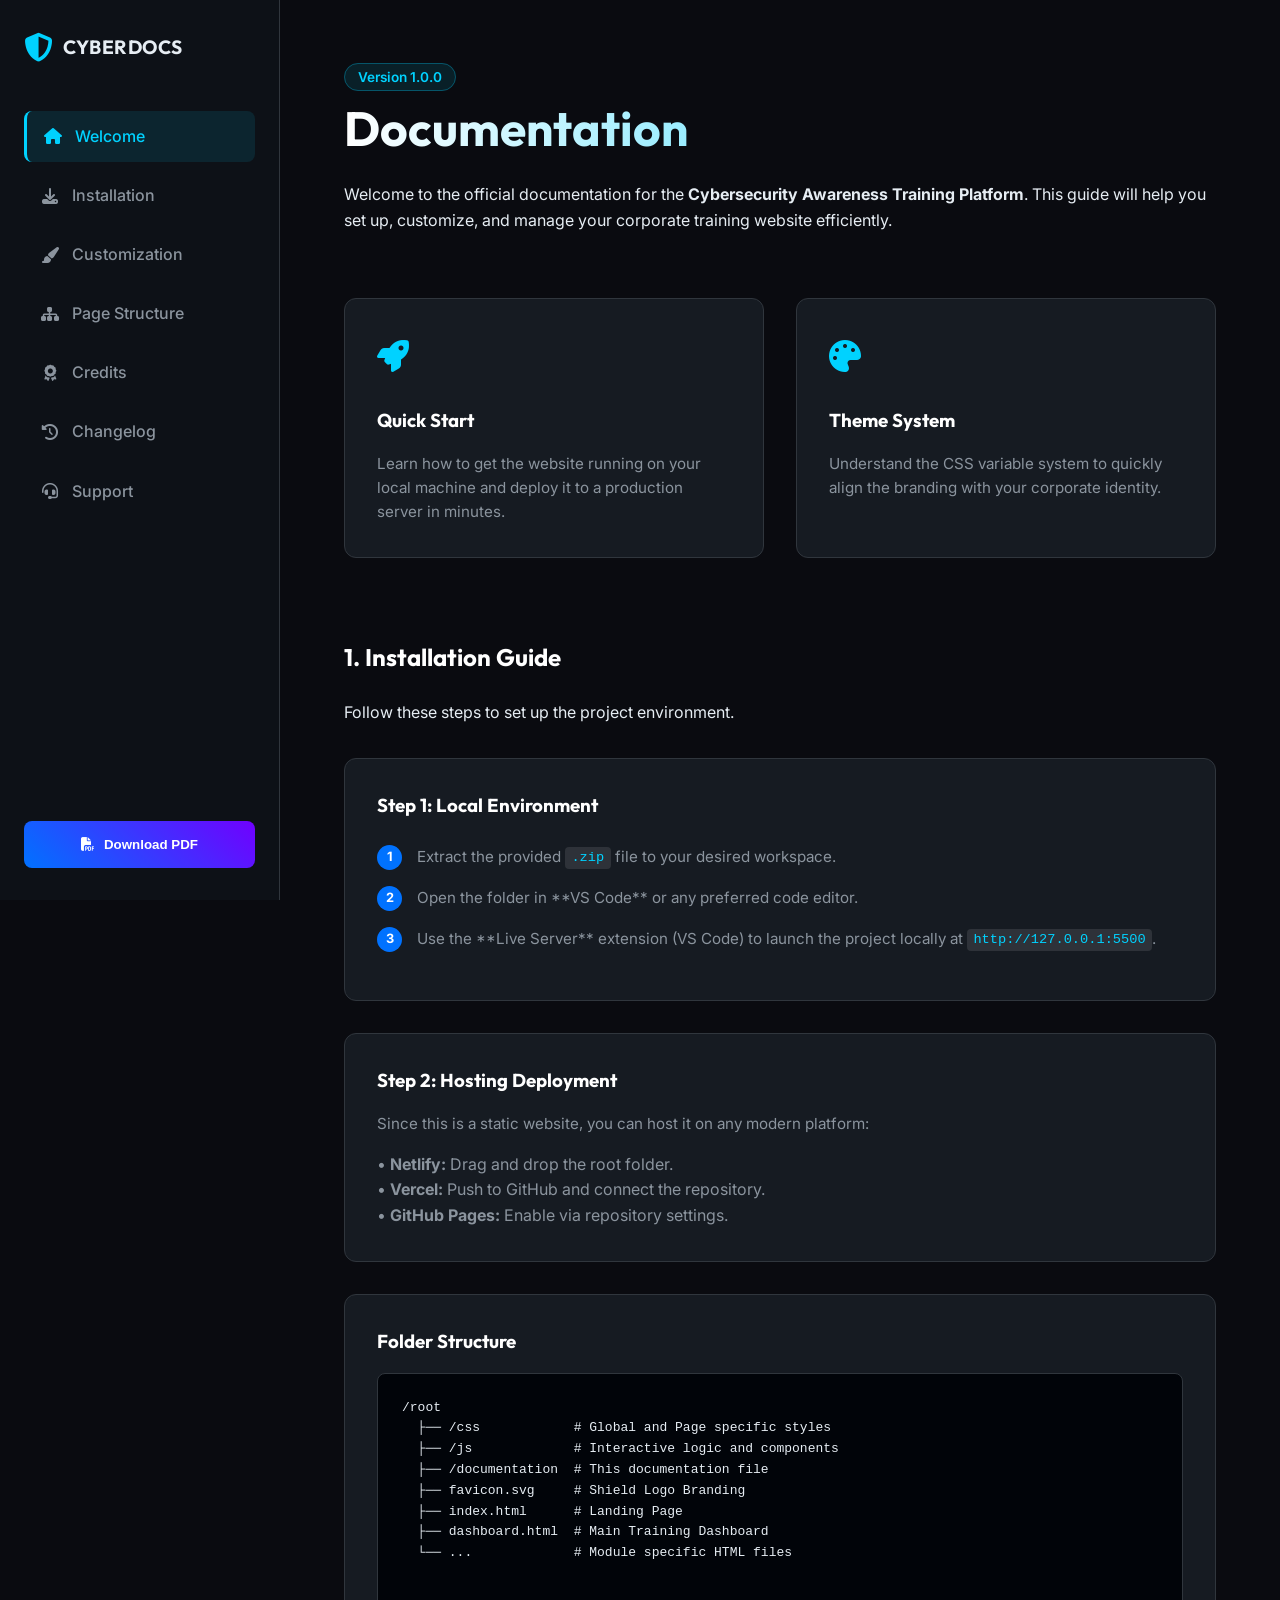
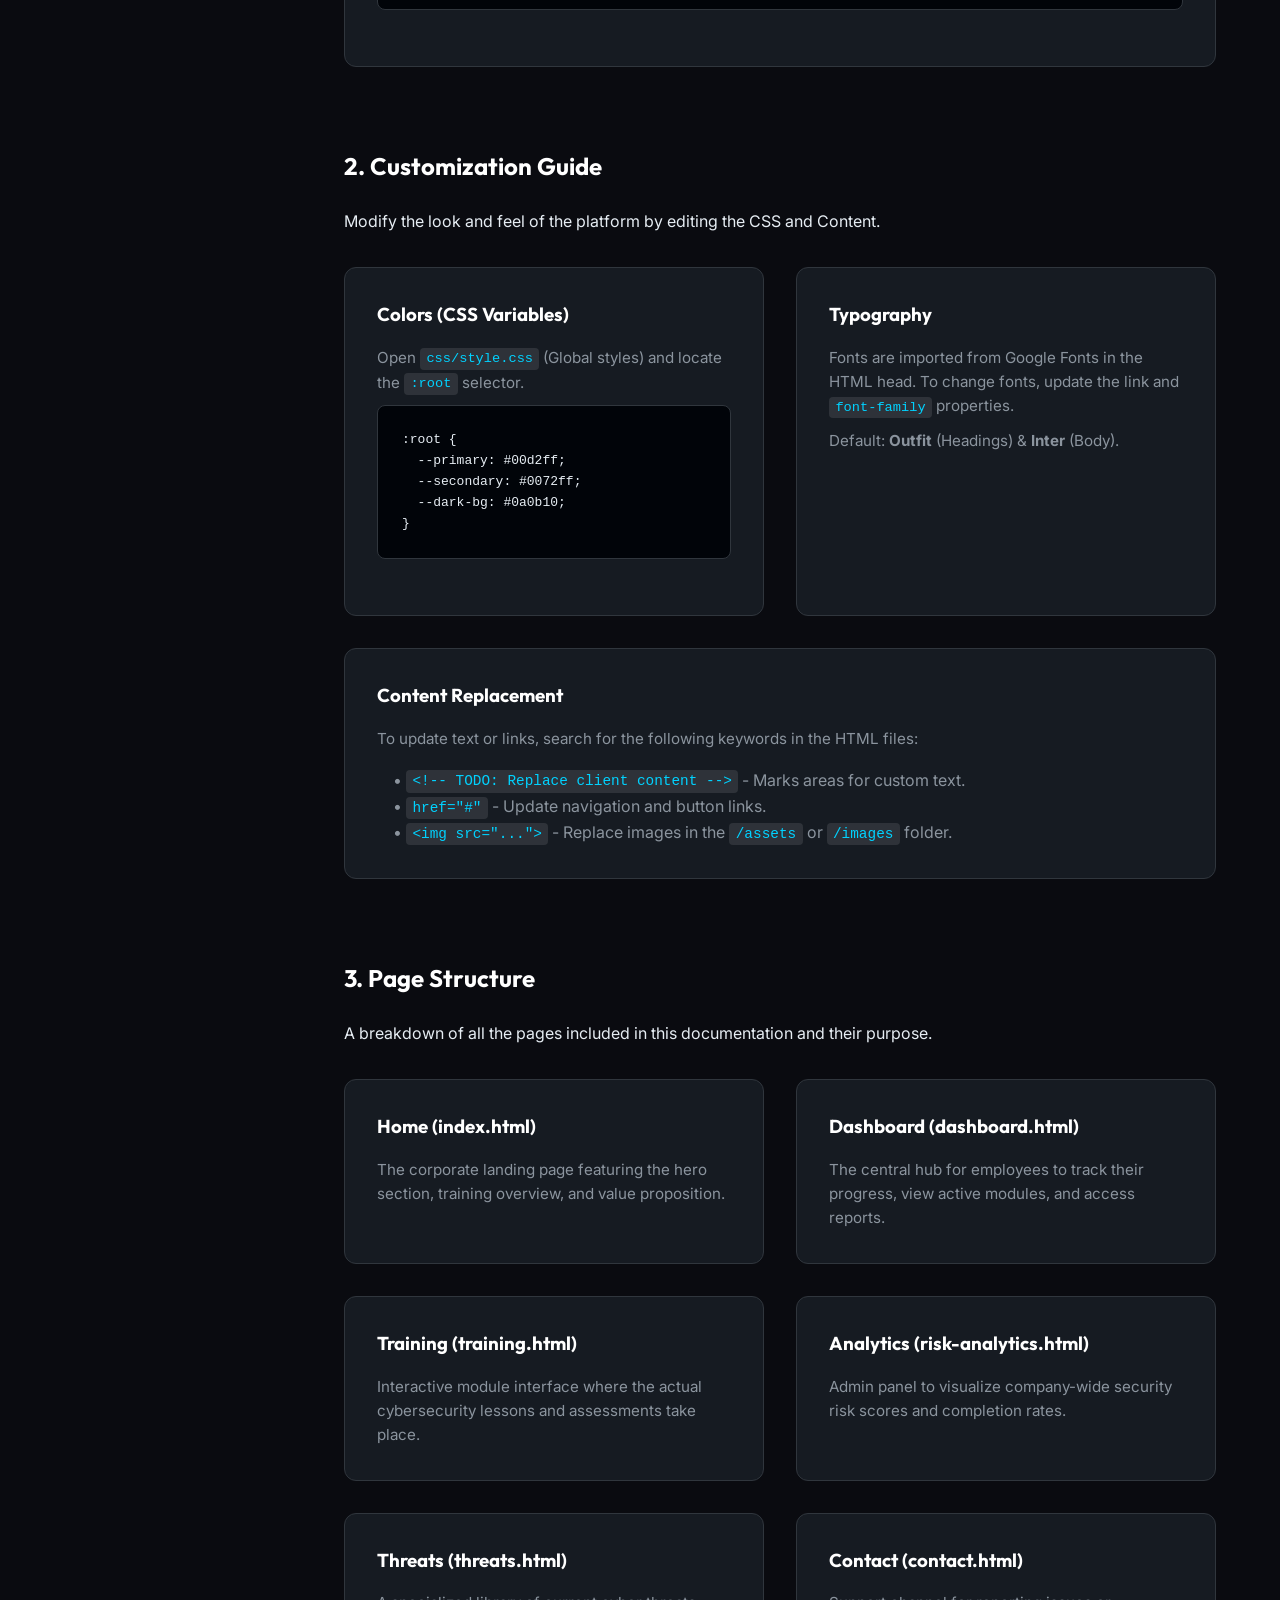
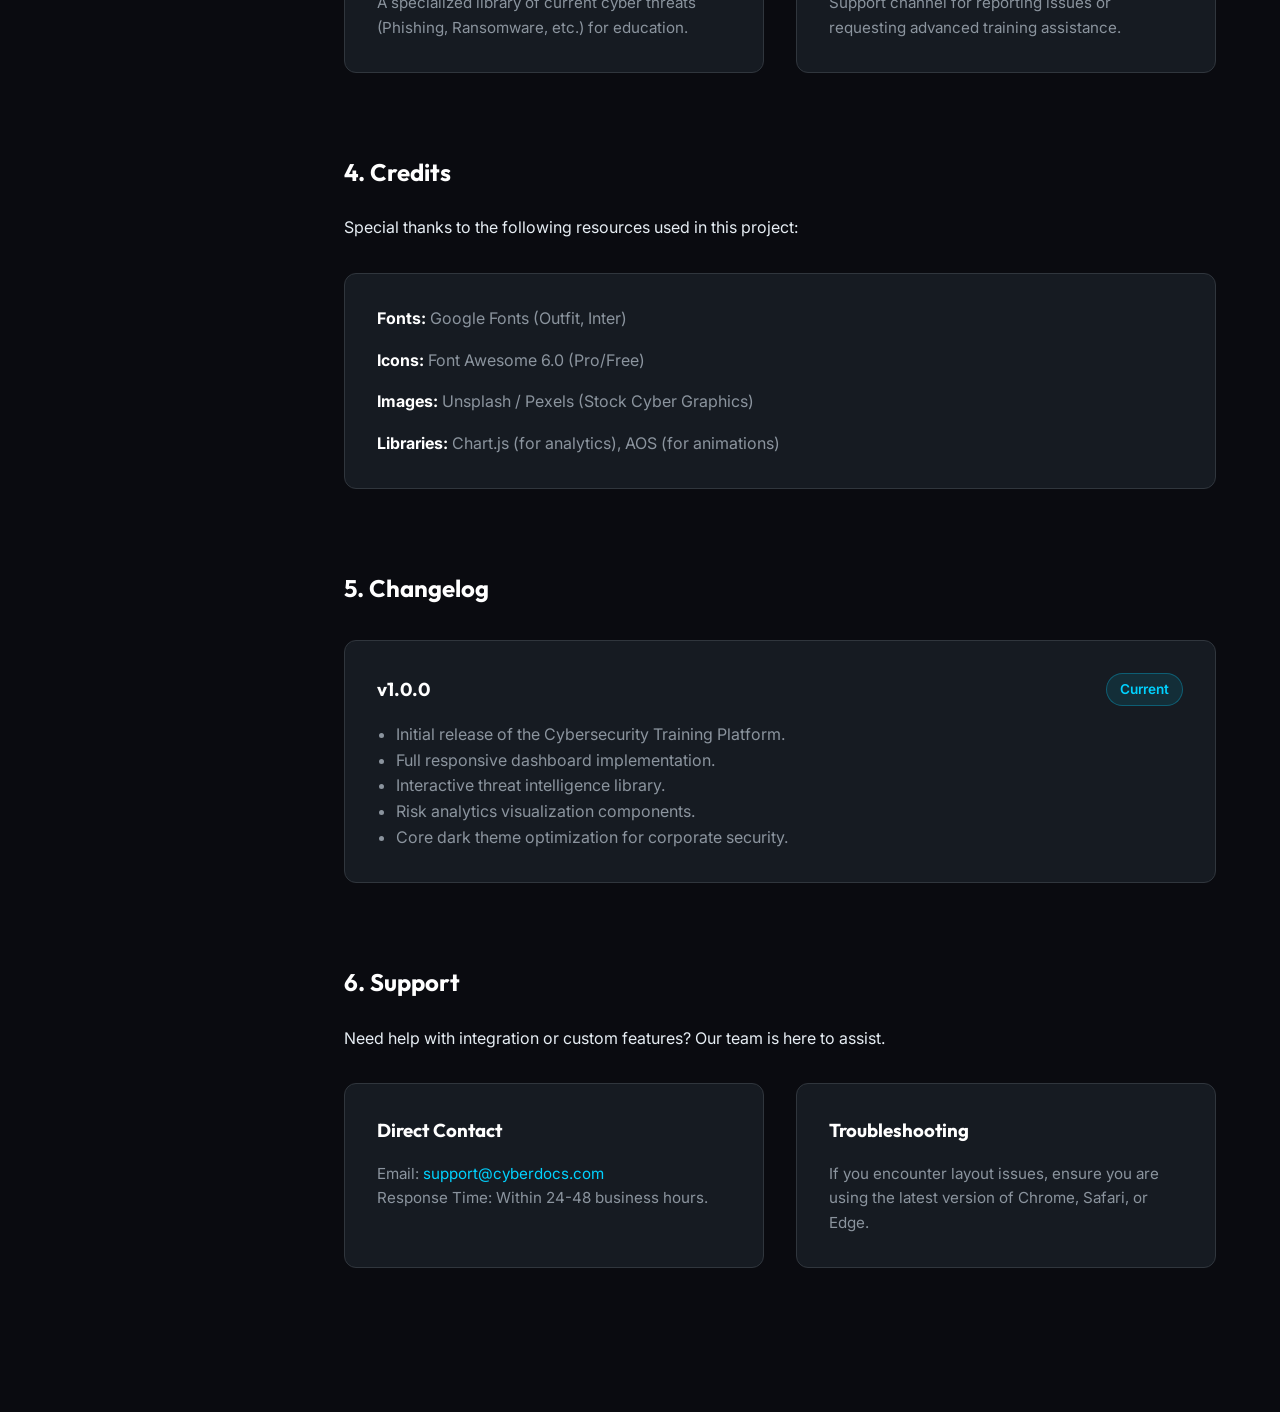
<file: documentation/index.html>
<!DOCTYPE html>
<html lang="en">
<head>
    <meta charset="UTF-8">
    <meta name="viewport" content="width=device-width, initial-scale=1.0">
    <title>Documentation | Cybersecurity Awareness Training (Corporate)</title>
    <!-- Google Fonts: Outfit & Inter -->
    <link href="https://fonts.googleapis.com/css2?family=Outfit:wght@300;400;600;700&family=Inter:wght@300;400;500;600&display=swap" rel="stylesheet">
    <!-- Font Awesome for Icons -->
    <link rel="stylesheet" href="https://cdnjs.cloudflare.com/ajax/libs/font-awesome/6.4.0/css/all.min.css">
    
    <style>
        /* ==========================================================================
           GLOBAL STYLES
           ========================================================================== */
        :root {
            --primary-color: #00d2ff;
            --primary-dark: #0072ff;
            --accent-color: #7000ff;
            --bg-dark: #0a0b10;
            --card-bg: #161b22;
            --sidebar-bg: #0d1117;
            --text-main: #e6edf3;
            --text-muted: #8b949e;
            --border-color: #30363d;
            --sidebar-width: 280px;
            --transition: all 0.3s ease;
            --container-max: 1200px;
        }

        * {
            margin: 0;
            padding: 0;
            box-sizing: border-box;
            scroll-behavior: smooth;
        }

        body {
            font-family: 'Inter', sans-serif;
            background-color: var(--bg-dark);
            color: var(--text-main);
            line-height: 1.6;
            overflow-x: hidden;
        }

        h1, h2, h3, h4 {
            font-family: 'Outfit', sans-serif;
            color: #fff;
            margin-bottom: 1.5rem;
        }

        a {
            text-decoration: none;
            color: inherit;
        }

        ul {
            list-style: none;
        }

        code {
            background: rgba(255, 255, 255, 0.1);
            padding: 0.2rem 0.4rem;
            border-radius: 4px;
            font-family: 'Courier New', Courier, monospace;
            font-size: 0.9em;
            color: var(--primary-color);
        }

        pre {
            background: #010409;
            padding: 1.5rem;
            border-radius: 8px;
            border: 1px solid var(--border-color);
            overflow-x: auto;
            margin-bottom: 1.5rem;
        }

        /* ==========================================================================
           LAYOUT STRUCTURE
           ========================================================================== */
        .app-container {
            display: flex;
            min-height: 100vh;
        }

        /* Progress Bar */
        .progress-container {
            position: fixed;
            top: 0;
            left: 0;
            width: 100%;
            height: 4px;
            background: transparent;
            z-index: 1001;
        }

        .progress-bar {
            height: 100%;
            background: linear-gradient(to right, var(--primary-color), var(--accent-color));
            width: 0%;
        }

        /* ==========================================================================
           SIDEBAR NAVIGATION
           ========================================================================== */
        .sidebar {
            width: var(--sidebar-width);
            background: var(--sidebar-bg);
            border-right: 1px solid var(--border-color);
            height: 100vh;
            position: fixed;
            top: 0;
            left: 0;
            z-index: 1000;
            padding: 2rem 1.5rem;
            display: flex;
            flex-direction: column;
            transition: var(--transition);
        }

        .sidebar-brand {
            display: flex;
            align-items: center;
            gap: 10px;
            margin-bottom: 3rem;
        }

        .sidebar-brand i {
            font-size: 1.8rem;
            color: var(--primary-color);
        }

        .sidebar-brand span {
            font-family: 'Outfit', sans-serif;
            font-weight: 700;
            font-size: 1.2rem;
            letter-spacing: 0.5px;
        }

        .nav-list {
            flex-grow: 1;
        }

        .nav-item {
            margin-bottom: 0.5rem;
        }

        .nav-link {
            display: flex;
            align-items: center;
            gap: 12px;
            padding: 0.8rem 1rem;
            border-radius: 8px;
            color: var(--text-muted);
            font-weight: 500;
            transition: var(--transition);
        }

        .nav-link i {
            width: 20px;
            text-align: center;
        }

        .nav-link:hover, .nav-link.active {
            color: #fff;
            background: rgba(255, 255, 255, 0.05);
        }

        .nav-link.active {
            color: var(--primary-color);
            background: rgba(0, 210, 255, 0.1);
            border-left: 3px solid var(--primary-color);
        }

        .download-btn {
            margin-top: auto;
            background: linear-gradient(45deg, var(--primary-dark), var(--accent-color));
            color: #fff;
            padding: 1rem;
            border-radius: 8px;
            text-align: center;
            font-weight: 600;
            cursor: pointer;
            border: none;
            display: flex;
            align-items: center;
            justify-content: center;
            gap: 10px;
            transition: var(--transition);
        }

        .download-btn:hover {
            transform: translateY(-2px);
            box-shadow: 0 4px 15px rgba(0, 114, 255, 0.3);
        }

        /* Mobile Sidebar Overlay */
        .sidebar-overlay {
            display: none;
            position: fixed;
            top: 0;
            left: 0;
            width: 100%;
            height: 100%;
            background: rgba(0, 0, 0, 0.7);
            backdrop-filter: blur(4px);
            z-index: 999;
        }

        /* Hamburger Menu Icon */
        .menu-toggle {
            display: none;
            position: fixed;
            top: 15px;
            right: 15px;
            width: 45px;
            height: 45px;
            background: var(--card-bg);
            border: 1px solid var(--border-color);
            border-radius: 8px;
            z-index: 1001;
            cursor: pointer;
            align-items: center;
            justify-content: center;
        }

        /* ==========================================================================
           CONTENT AREA
           ========================================================================== */
        .main-content {
            flex-grow: 1;
            margin-left: var(--sidebar-width);
            padding: 4rem;
            max-width: calc(var(--container-max) + var(--sidebar-width));
        }

        .section {
            margin-bottom: 5rem;
            scroll-margin-top: 4rem;
        }

        .intro-header {
            margin-bottom: 4rem;
        }

        .intro-header h1 {
            font-size: 3rem;
            background: linear-gradient(to right, #fff, var(--primary-color));
            -webkit-background-clip: text;
            -webkit-text-fill-color: transparent;
            margin-bottom: 1rem;
        }

        .badge {
            background: rgba(0, 210, 255, 0.1);
            color: var(--primary-color);
            padding: 0.3rem 0.8rem;
            border-radius: 20px;
            font-size: 0.85rem;
            font-weight: 600;
            border: 1px solid rgba(0, 210, 255, 0.3);
        }

        /* ==========================================================================
           CARD STYLES
           ========================================================================== */
        .grid-2 {
            display: grid;
            grid-template-columns: repeat(2, 1fr);
            gap: 2rem;
        }

        .card {
            background: var(--card-bg);
            border: 1px solid var(--border-color);
            border-radius: 12px;
            padding: 2rem;
            transition: var(--transition);
        }

        .card:hover {
            border-color: var(--primary-color);
            background: rgba(22, 27, 34, 0.8);
        }

        .card-icon {
            font-size: 2rem;
            color: var(--primary-color);
            margin-bottom: 1.5rem;
        }

        .card h3 {
            margin-bottom: 1rem;
        }

        .card p {
            color: var(--text-muted);
            font-size: 0.95rem;
        }

        .step-list {
            margin-top: 1.5rem;
        }

        .step-item {
            display: flex;
            gap: 15px;
            margin-bottom: 1rem;
        }

        .step-num {
            background: var(--primary-dark);
            color: #fff;
            width: 25px;
            height: 25px;
            border-radius: 50%;
            display: flex;
            align-items: center;
            justify-content: center;
            font-size: 0.8rem;
            font-weight: bold;
            flex-shrink: 0;
        }

        /* ==========================================================================
           RESPONSIVE DESIGN
           ========================================================================== */
        
        /* Large Screens (1440px+) */
        @media (min-width: 1440px) {
            .main-content {
                padding: 5rem 10rem;
            }
        }

        /* Desktop (1024px) */
        @media (max-width: 1024px) {
            .main-content {
                padding: 3rem;
            }
        }

        /* Tablet (768px) */
        @media (max-width: 768px) {
            .menu-toggle {
                display: flex;
            }

            .sidebar {
                left: -100%;
            }

            .sidebar.active {
                left: 0;
            }

            .sidebar-overlay.active {
                display: block;
            }

            .main-content {
                margin-left: 0;
                padding-top: 5rem;
            }

            .grid-2 {
                grid-template-columns: repeat(2, 1fr);
            }

            .intro-header h1 {
                font-size: 2.5rem;
            }
        }

        /* Mobile (360px) */
        @media (max-width: 480px) {
            .grid-2 {
                grid-template-columns: 1fr;
            }

            .intro-header h1 {
                font-size: 2rem;
            }

            .main-content {
                padding: 1.5rem;
            }

            .card {
                padding: 1.5rem;
            }
        }

        /* ==========================================================================
           PRINT STYLES
           ========================================================================== */
        @media print {
            .sidebar, .menu-toggle, .progress-container, .download-btn {
                display: none !important;
            }
            .main-content {
                margin-left: 0 !important;
                padding: 0 !important;
            }
            body {
                background: #fff;
                color: #000;
            }
            .card {
                border: 1px solid #ddd;
                break-inside: avoid;
            }
            h1, h2, h3 {
                color: #000 !important;
                -webkit-text-fill-color: initial !important;
            }
            .section {
                margin-bottom: 2rem;
            }
        }
    </style>
</head>
<body>

    <!-- Progress Tracking Indicator -->
    <div class="progress-container">
        <div class="progress-bar" id="progressBar"></div>
    </div>

    <!-- Mobile Navigation Toggle -->
    <div class="menu-toggle" id="menuToggle">
        <i class="fas fa-bars"></i>
    </div>
    <div class="sidebar-overlay" id="overlay"></div>

    <div class="app-container">
        <!-- ==========================================================================
             SIDEBAR NAVIGATION
             ========================================================================== -->
        <aside class="sidebar" id="sidebar">
            <div class="sidebar-brand">
                <i class="fas fa-shield-halved"></i>
                <span>CYBERDOCS</span>
            </div>
            
            <nav class="nav-list">
                <div class="nav-item">
                    <a href="#welcome" class="nav-link active">
                        <i class="fas fa-home"></i> Welcome
                    </a>
                </div>
                <div class="nav-item">
                    <a href="#installation" class="nav-link">
                        <i class="fas fa-download"></i> Installation
                    </a>
                </div>
                <div class="nav-item">
                    <a href="#customization" class="nav-link">
                        <i class="fas fa-paint-brush"></i> Customization
                    </a>
                </div>
                <div class="nav-item">
                    <a href="#structure" class="nav-link">
                        <i class="fas fa-sitemap"></i> Page Structure
                    </a>
                </div>
                <div class="nav-item">
                    <a href="#credits" class="nav-link">
                        <i class="fas fa-award"></i> Credits
                    </a>
                </div>
                <div class="nav-item">
                    <a href="#changelog" class="nav-link">
                        <i class="fas fa-history"></i> Changelog
                    </a>
                </div>
                <div class="nav-item">
                    <a href="#support" class="nav-link">
                        <i class="fas fa-headset"></i> Support
                    </a>
                </div>
            </nav>

            <!-- TODO: Replace brand colors -->
            <button class="download-btn" onclick="generatePDF()">
                <i class="fas fa-file-pdf"></i> Download PDF
            </button>
        </aside>

        <!-- ==========================================================================
             MAIN CONTENT
             ========================================================================== -->
        <main class="main-content">
            
            <!-- Welcome Section -->
            <section id="welcome" class="section">
                <div class="intro-header">
                    <span class="badge">Version 1.0.0</span>
                    <h1>Documentation</h1>
                    <p>Welcome to the official documentation for the <strong>Cybersecurity Awareness Training Platform</strong>. This guide will help you set up, customize, and manage your corporate training website efficiently.</p>
                </div>
                
                <div class="grid-2">
                    <div class="card">
                        <div class="card-icon"><i class="fas fa-rocket"></i></div>
                        <h3>Quick Start</h3>
                        <p>Learn how to get the website running on your local machine and deploy it to a production server in minutes.</p>
                    </div>
                    <div class="card">
                        <div class="card-icon"><i class="fas fa-palette"></i></div>
                        <h3>Theme System</h3>
                        <p>Understand the CSS variable system to quickly align the branding with your corporate identity.</p>
                    </div>
                </div>
            </section>

            <!-- Installation Guide -->
            <!-- ================= INSTALLATION SECTION ================= -->
            <section id="installation" class="section">
                <h2>1. Installation Guide</h2>
                <p>Follow these steps to set up the project environment.</p>

                <div class="card" style="margin-top: 2rem;">
                    <h3>Step 1: Local Environment</h3>
                    <div class="step-list">
                        <div class="step-item">
                            <div class="step-num">1</div>
                            <p>Extract the provided <code>.zip</code> file to your desired workspace.</p>
                        </div>
                        <div class="step-item">
                            <div class="step-num">2</div>
                            <p>Open the folder in **VS Code** or any preferred code editor.</p>
                        </div>
                        <div class="step-item">
                            <div class="step-num">3</div>
                            <p>Use the **Live Server** extension (VS Code) to launch the project locally at <code>http://127.0.0.1:5500</code>.</p>
                        </div>
                    </div>
                </div>

                <div class="card" style="margin-top: 2rem;">
                    <h3>Step 2: Hosting Deployment</h3>
                    <p>Since this is a static website, you can host it on any modern platform:</p>
                    <ul style="margin-top: 1rem; color: var(--text-muted);">
                        <li>• <strong>Netlify:</strong> Drag and drop the root folder.</li>
                        <li>• <strong>Vercel:</strong> Push to GitHub and connect the repository.</li>
                        <li>• <strong>GitHub Pages:</strong> Enable via repository settings.</li>
                    </ul>
                </div>

                <div class="card" style="margin-top: 2rem;">
                    <h3>Folder Structure</h3>
                    <pre>
/root
  ├── /css            # Global and Page specific styles
  ├── /js             # Interactive logic and components
  ├── /documentation  # This documentation file
  ├── favicon.svg     # Shield Logo Branding
  ├── index.html      # Landing Page
  ├── dashboard.html  # Main Training Dashboard
  └── ...             # Module specific HTML files
                    </pre>
                </div>
            </section>

            <!-- Customization Guide -->
            <!-- ================= CUSTOMIZATION SECTION ================= -->
            <section id="customization" class="section">
                <h2>2. Customization Guide</h2>
                <p>Modify the look and feel of the platform by editing the CSS and Content.</p>

                <div class="grid-2" style="margin-top: 2rem;">
                    <div class="card">
                        <h3>Colors (CSS Variables)</h3>
                        <p>Open <code>css/style.css</code> (Global styles) and locate the <code>:root</code> selector.</p>
                        <pre style="margin-top: 10px;">
:root {
  --primary: #00d2ff;
  --secondary: #0072ff;
  --dark-bg: #0a0b10;
}</pre>
                        <!-- TODO: Replace brand colors -->
                    </div>
                    <div class="card">
                        <h3>Typography</h3>
                        <p>Fonts are imported from Google Fonts in the HTML head. To change fonts, update the link and <code>font-family</code> properties.</p>
                        <p style="margin-top: 10px;">Default: <strong>Outfit</strong> (Headings) & <strong>Inter</strong> (Body).</p>
                    </div>
                </div>

                <div class="card" style="margin-top: 2rem;">
                    <h3>Content Replacement</h3>
                    <p>To update text or links, search for the following keywords in the HTML files:</p>
                    <ul style="margin-top: 1rem; padding-left: 1rem; color: var(--text-muted);">
                        <li>• <code>&lt;!-- TODO: Replace client content --&gt;</code> - Marks areas for custom text.</li>
                        <li>• <code>href="#"</code> - Update navigation and button links.</li>
                        <li>• <code>&lt;img src="..."&gt;</code> - Replace images in the <code>/assets</code> or <code>/images</code> folder.</li>
                    </ul>
                </div>
            </section>

            <!-- Page Structure -->
            <!-- ================= PAGE STRUCTURE SECTION ================= -->
            <section id="structure" class="section">
                <h2>3. Page Structure</h2>
                <p>A breakdown of all the pages included in this documentation and their purpose.</p>

                <div class="grid-2" style="margin-top: 2rem;">
                    <div class="card">
                        <h3>Home (index.html)</h3>
                        <p>The corporate landing page featuring the hero section, training overview, and value proposition.</p>
                    </div>
                    <div class="card">
                        <h3>Dashboard (dashboard.html)</h3>
                        <p>The central hub for employees to track their progress, view active modules, and access reports.</p>
                    </div>
                    <div class="card">
                        <h3>Training (training.html)</h3>
                        <p>Interactive module interface where the actual cybersecurity lessons and assessments take place.</p>
                    </div>
                    <div class="card">
                        <h3>Analytics (risk-analytics.html)</h3>
                        <p>Admin panel to visualize company-wide security risk scores and completion rates.</p>
                    </div>
                    <div class="card">
                        <h3>Threats (threats.html)</h3>
                        <p>A specialized library of current cyber threats (Phishing, Ransomware, etc.) for education.</p>
                    </div>
                    <div class="card">
                        <h3>Contact (contact.html)</h3>
                        <p>Support channel for reporting issues or requesting advanced training assistance.</p>
                    </div>
                </div>
            </section>

            <!-- Credits -->
            <!-- ================= CREDITS SECTION ================= -->
            <section id="credits" class="section">
                <h2>4. Credits</h2>
                <p>Special thanks to the following resources used in this project:</p>

                <div class="card" style="margin-top: 2rem;">
                    <ul style="color: var(--text-muted);">
                        <li style="margin-bottom: 1rem;">
                            <strong style="color: #fff;">Fonts:</strong> Google Fonts (Outfit, Inter)
                        </li>
                        <li style="margin-bottom: 1rem;">
                            <strong style="color: #fff;">Icons:</strong> Font Awesome 6.0 (Pro/Free)
                        </li>
                        <li style="margin-bottom: 1rem;">
                            <strong style="color: #fff;">Images:</strong> Unsplash / Pexels (Stock Cyber Graphics)
                        </li>
                        <li>
                            <strong style="color: #fff;">Libraries:</strong> Chart.js (for analytics), AOS (for animations)
                        </li>
                    </ul>
                </div>
            </section>

            <!-- Changelog -->
            <!-- ================= CHANGELOG SECTION ================= -->
            <section id="changelog" class="section">
                <h2>5. Changelog</h2>
                
                <div class="card" style="margin-top: 2rem;">
                    <div style="display: flex; justify-content: space-between; align-items: center; margin-bottom: 1rem;">
                        <h3 style="margin-bottom: 0;">v1.0.0</h3>
                        <span class="badge">Current</span>
                    </div>
                    <ul style="color: var(--text-muted); padding-left: 1.2rem; list-style-type: disc;">
                        <li>Initial release of the Cybersecurity Training Platform.</li>
                        <li>Full responsive dashboard implementation.</li>
                        <li>Interactive threat intelligence library.</li>
                        <li>Risk analytics visualization components.</li>
                        <li>Core dark theme optimization for corporate security.</li>
                    </ul>
                </div>
            </section>

            <!-- Support -->
            <!-- ================= SUPPORT SECTION ================= -->
            <section id="support" class="section">
                <h2>6. Support</h2>
                <p>Need help with integration or custom features? Our team is here to assist.</p>

                <div class="grid-2" style="margin-top: 2rem;">
                    <div class="card">
                        <h3>Direct Contact</h3>
                        <p>Email: <a href="mailto:support@cyberdocs.com" style="color: var(--primary-color);">support@cyberdocs.com</a></p>
                        <p>Response Time: Within 24-48 business hours.</p>
                    </div>
                    <div class="card">
                        <h3>Troubleshooting</h3>
                        <p>If you encounter layout issues, ensure you are using the latest version of Chrome, Safari, or Edge.</p>
                    </div>
                </div>
            </section>

        </main>
    </div>

    <script>
        /**
         * ==========================================================================
         * INTERACTIVE UI SCRIPT
         * ==========================================================================
         */

        const sidebar = document.getElementById('sidebar');
        const menuToggle = document.getElementById('menuToggle');
        const overlay = document.getElementById('overlay');
        const progressBar = document.getElementById('progressBar');
        const navLinks = document.querySelectorAll('.nav-link');
        const sections = document.querySelectorAll('.section');

        // Handles sidebar toggle for mobile devices
        menuToggle.addEventListener('click', () => {
            sidebar.classList.toggle('active');
            overlay.classList.toggle('active');
        });

        overlay.addEventListener('click', () => {
            sidebar.classList.remove('active');
            overlay.classList.remove('active');
        });

        // Close sidebar when clicking a link (mobile)
        navLinks.forEach(link => {
            link.addEventListener('click', () => {
                sidebar.classList.remove('active');
                overlay.classList.remove('active');
            });
        });

        // Window Scroll Event
        window.onscroll = () => {
            handleProgress();
            handleActiveLink();
        };

        // Scroll Progress Tracker Implementation
        function handleProgress() {
            const winScroll = document.body.scrollTop || document.documentElement.scrollTop;
            const height = document.documentElement.scrollHeight - document.documentElement.clientHeight;
            const scrolled = (winScroll / height) * 100;
            progressBar.style.width = scrolled + "%";
        }

        // Active Section Highlighting logic
        function handleActiveLink() {
            let current = "";
            sections.forEach(section => {
                const sectionTop = section.offsetTop;
                const sectionHeight = section.clientHeight;
                if (pageYOffset >= (sectionTop - 100)) {
                    current = section.getAttribute('id');
                }
            });

            navLinks.forEach(link => {
                link.classList.remove('active');
                if (link.getAttribute('href').includes(current)) {
                    link.classList.add('active');
                }
            });
        }

        // PDF Generation Function
        function generatePDF() {
            // Minimal JS approach for high compatibility
            window.print();
        }

        // Smooth Scroll check for older browsers
        document.querySelectorAll('a[href^="#"]').forEach(anchor => {
            anchor.addEventListener('click', function (e) {
                e.preventDefault();
                document.querySelector(this.getAttribute('href')).scrollIntoView({
                    behavior: 'smooth'
                });
            });
        });
    </script>
</body>
</html>
</file>
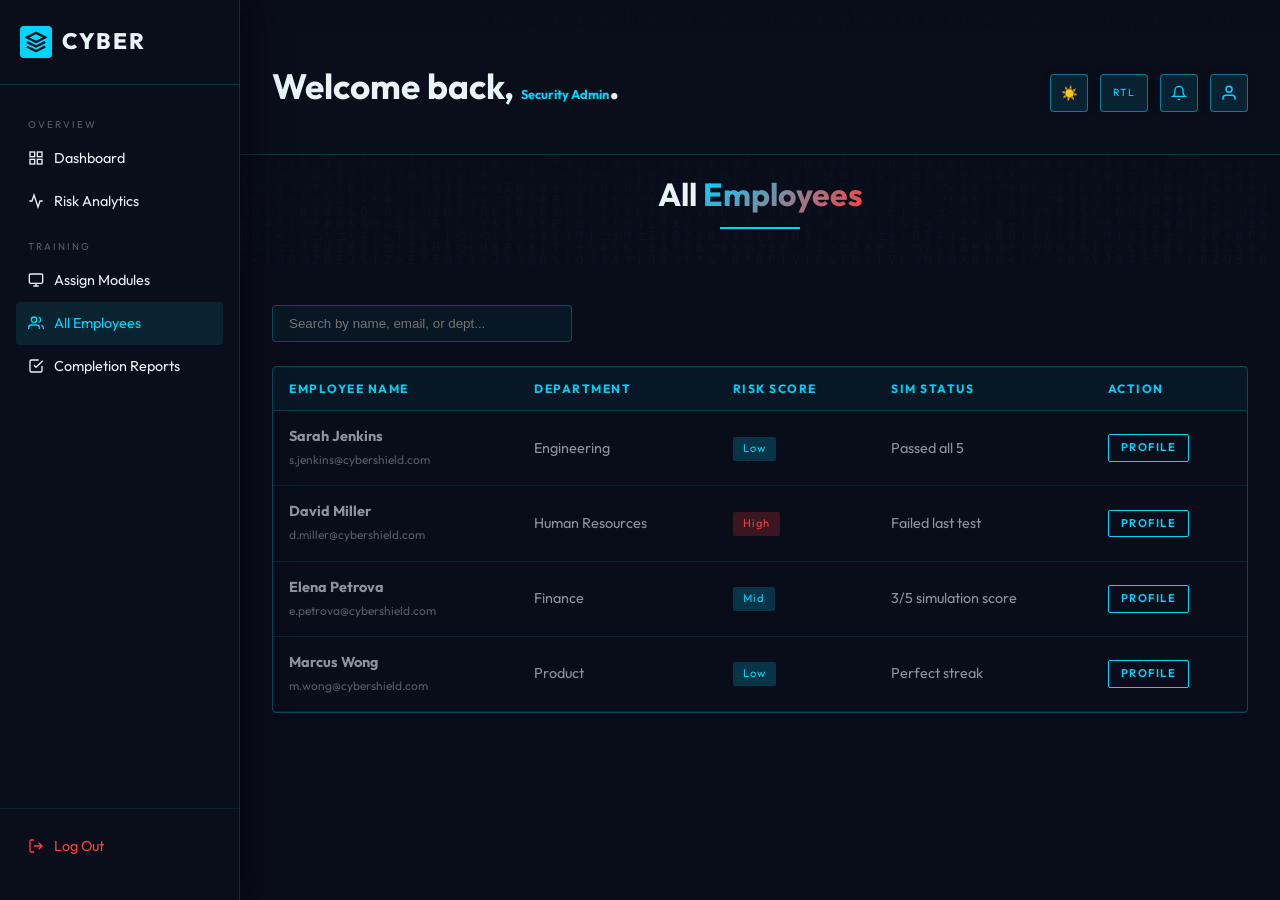
<file: all-employees.html>
<!DOCTYPE html>
<html lang="en" data-theme="dark" dir="ltr">

<head>
  <meta charset="UTF-8" />
  <meta name="viewport" content="width=device-width,initial-scale=1.0" />
  <title>Employees — CyberShield Dashboard</title>
  <link rel="stylesheet" href="css/global.css" />
  <style>
    /* ============ DASHBOARD STYLES ============ */
    body {
      background: var(--primary);
    }

    .dashboard-layout {
      display: grid;
      grid-template-columns: 240px 1fr;
      min-height: 100vh;
    }

    @media (max-width: 1023px) {
      .dashboard-layout {
        grid-template-columns: 1fr;
      }

      .hamburger-dash {
        display: flex !important;
        align-items: center;
        justify-content: center;
        color: #fff;
        box-shadow: var(--glow-secondary);
      }

      .dash-main {
        padding-top: 80px;
      }
    }

    /* SIDEBAR */
    .dash-sidebar {
      background: var(--primary);
      border-right: 1px solid var(--secondary-20);
      padding: 0;
      position: sticky;
      top: 0;
      height: 100vh;
      overflow-y: auto;
      z-index: 1001;
      display: flex;
      flex-direction: column;
      box-shadow: 10px 0 30px rgba(0, 0, 0, 0.5);
    }

    @media (max-width: 1023px) {
      .dash-sidebar {
        position: fixed;
        left: -240px;
        top: 0;
        transition: transform 0.3s ease;
        background: var(--primary);
        z-index: 3000;
      }

      .dash-sidebar.open {
        transform: translateX(240px);
      }
    }

    .sidebar-header {
      padding: 24px 20px;
      border-bottom: 1px solid var(--secondary-20);
      margin-bottom: 24px;
      display: flex;
      align-items: center;
      justify-content: space-between;
    }

    .sidebar-header .brand-logo {
      width: 32px;
      height: 32px;
    }

    .sidebar-header .brand-name {
      font-size: 1.4rem;
      font-weight: 800;
      letter-spacing: 2px;
      text-transform: uppercase;
    }

    .dash-sidebar-close {
      display: none;
      background: var(--secondary);
      border: none;
      color: #fff;
      cursor: pointer;
      padding: 6px;
      border-radius: 4px;
      line-height: 0;
      box-shadow: var(--glow-secondary);
    }

    @media (max-width: 1023px) {
      .dash-sidebar-close {
        display: block;
      }
    }

    .sidebar-nav {
      flex: 1;
      padding-bottom: 24px;
      display: flex;
      flex-direction: column;
    }

    .sidebar-section {
      padding: 0 16px;
      margin-bottom: 8px;
    }

    .sidebar-label {
      font-family: var(--font-mono);
      font-size: 0.62rem;
      letter-spacing: 2px;
      text-transform: uppercase;
      color: var(--text-dim);
      padding: 8px 12px 4px;
      display: block;
    }

    .sidebar-link {
      display: flex;
      align-items: center;
      gap: 10px;
      padding: 10px 12px;
      border-radius: 4px;
      color: var(--text-primary);
      font-size: 0.9rem;
      font-family: var(--font-body);
      transition: var(--transition);
      cursor: pointer;
      text-decoration: none;
    }

    .sidebar-link:hover,
    .sidebar-link.active {
      background: var(--secondary-10);
      color: var(--secondary);
    }

    .sidebar-link svg {
      width: 16px;
      height: 16px;
      flex-shrink: 0;
    }

    /* MAIN CONTENT */
    .dash-main {
      padding: 32px;
      overflow-x: hidden;
    }

    .dashboard-header {
      display: flex;
      flex-direction: row;
      align-items: center;
      justify-content: space-between;
      padding: 16px 32px;
      background: var(--primary);
      border-bottom: 1px solid var(--secondary-20);
      position: sticky;
      top: 0;
      z-index: 1000;
      margin: -32px -32px 32px -32px;
    }

    @media (max-width: 1023px) {
      .dashboard-header {
        padding-left: 80px;
        padding-right: 20px;
        margin: -20px -16px 20px -16px;
      }
    }

    @media (max-width: 480px) {
      .dashboard-header {
        padding-left: 16px;
        padding-right: 16px;
        flex-direction: column;
        justify-content: center;
        text-align: center;
        gap: 12px;
      }

      .header-actions {
        justify-content: center;
        width: 100%;
      }
    }

    @media (max-width: 360px) {
      .welcome-line .page-title {
        font-size: 1.4rem !important;
        padding-left: 60px !important;
      }
    }

    .welcome-line {
      font-size: 0.9rem;
      color: var(--text-primary);
      font-weight: 500;
    }

    .welcome-line span {
      color: var(--secondary);
      font-weight: 700;
      font-family: var(--font-mono);
      font-size: 0.8rem;
    }

    .header-actions {
      display: flex;
      align-items: center;
      gap: 12px;
    }

    .dash-topbar {
      margin-bottom: 40px;
      display: flex;
      justify-content: center;
      text-align: center;
    }

    .dash-title h1 {
      font-size: 2rem;
      margin-bottom: 8px;
    }

    /* EMPLOYEES SPECIFIC */
    .employee-actions {
      display: flex;
      justify-content: space-between;
      align-items: center;
      margin-bottom: 24px;
      flex-wrap: wrap;
      gap: 16px;
    }

    .search-input {
      background: var(--secondary-05);
      border: var(--border-glow);
      color: var(--text-primary);
      padding: 10px 16px;
      border-radius: 4px;
      width: 300px;
      max-width: 100%;
    }
  </style>
  <link rel="icon" href="favicon.svg" type="image/svg+xml" />
</head>

<body>
  <div class="dashboard-layout">
    <div class="hamburger-dash" id="dash-hamburger"
      style="position:fixed;top:20px;left:20px;z-index:2000;display:none;background:var(--secondary);color:#fff;padding:12px;border-radius:8px;cursor:pointer;box-shadow:var(--glow-secondary);border:none;">
      <svg width="24" height="24" viewBox="0 0 24 24" fill="none" stroke="currentColor" stroke-width="2.5">
        <path d="M3 12h18M3 6h18M3 18h18" />
      </svg>
    </div>

    <!-- SIDEBAR -->
    <aside class="dash-sidebar" id="dash-sidebar">
      <div class="sidebar-header">
        <a href="index.html" style="display:flex;align-items:center;gap:10px;text-decoration:none;">
          <div class="brand-logo pulse-glow">
            <svg viewBox="0 0 24 24" fill="none" stroke="currentColor" stroke-width="2.5">
              <path d="M12 2L2 7l10 5 10-5-10-5z" />
              <path d="M2 17l10 5 10-5" />
              <path d="M2 12l10 5 10-5" />
            </svg>
          </div>
          <span class="brand-name">CYBER<span></span></span>
        </a>
        <button class="dash-sidebar-close" id="dash-close" aria-label="Close menu">
          <svg width="22" height="22" viewBox="0 0 24 24" fill="none" stroke="currentColor" stroke-width="2.5">
            <path d="M18 6L6 18M6 6l12 12" />
          </svg>
        </button>
      </div>

      <div class="sidebar-nav">
        <div class="sidebar-section">
          <span class="sidebar-label">Overview</span>
          <a class="sidebar-link" href="dashboard.html">
            <svg viewBox="0 0 24 24" fill="none" stroke="currentColor" stroke-width="2">
              <rect x="3" y="3" width="7" height="7" />
              <rect x="14" y="3" width="7" height="7" />
              <rect x="3" y="14" width="7" height="7" />
              <rect x="14" y="14" width="7" height="7" />
            </svg>
            Dashboard
          </a>
          <a class="sidebar-link" href="risk-analytics.html">
            <svg viewBox="0 0 24 24" fill="none" stroke="currentColor" stroke-width="2">
              <polyline points="22 12 18 12 15 21 9 3 6 12 2 12" />
            </svg>
            Risk Analytics
          </a>
        </div>

        <div class="sidebar-section">
          <span class="sidebar-label">Training</span>
          <a class="sidebar-link" href="assign-modules.html">
            <svg viewBox="0 0 24 24" fill="none" stroke="currentColor" stroke-width="2">
              <rect x="2" y="3" width="20" height="14" rx="2" />
              <path d="M8 21h8M12 17v4" />
            </svg>
            Assign Modules
          </a>
          <a class="sidebar-link active" href="all-employees.html">
            <svg viewBox="0 0 24 24" fill="none" stroke="currentColor" stroke-width="2">
              <path d="M17 21v-2a4 4 0 00-4-4H5a4 4 0 00-4 4v2" />
              <circle cx="9" cy="7" r="4" />
              <path d="M23 21v-2a4 4 0 00-3-3.87M16 3.13a4 4 0 010 7.75" />
            </svg>
            All Employees
          </a>
          <a class="sidebar-link" href="completion-reports.html">
            <svg viewBox="0 0 24 24" fill="none" stroke="currentColor" stroke-width="2">
              <path d="M9 11l3 3L22 4" />
              <path d="M21 12v7a2 2 0 01-2 2H5a2 2 0 01-2-2V5a2 2 0 012-2h11" />
            </svg>
            Completion Reports
          </a>
        </div>

        <div class="sidebar-section" style="margin-top:auto;border-top:1px solid var(--secondary-10);padding-top:16px;">

          <a class="sidebar-link" href="index.html" style="color:var(--accent);">
            <svg viewBox="0 0 24 24" fill="none" stroke="currentColor" stroke-width="2">
              <path d="M9 21H5a2 2 0 01-2-2V5a2 2 0 012-2h4M16 17l5-5-5-5M21 12H9" />
            </svg>
            Log Out
          </a>
        </div>
      </div>
    </aside>

    <main class="dash-main">
      <!-- DASHBOARD HEADER -->
      <header class="dashboard-header">
        <div class="welcome-line">
          <h1 class="page-title" style="font-size: 2.2rem; margin-bottom: 12px;">
            Welcome back, <span style="color: var(--secondary);">Security Admin</span>.
          </h1>
        </div>
        <div class="header-actions">
          <button class="toggle-btn theme-toggle" aria-label="Toggle Theme">☀️</button>
          <button class="toggle-btn rtl-toggle" aria-label="Toggle RTL" style="font-size:0.65rem;">RTL</button>
          <div class="notif-wrap">
            <button class="toggle-btn" aria-label="Notifications">
              <svg width="16" height="16" viewBox="0 0 24 24" fill="none" stroke="currentColor" stroke-width="2">
                <path d="M18 8A6 6 0 006 8c0 7-3 9-3 9h18s-3-2-3-9M13.73 21a2 2 0 01-3.46 0" />
              </svg>
            </button>
            <span class="notif-dot"></span>
          </div>
          <button class="toggle-btn" aria-label="User Profile">
            <svg width="18" height="18" viewBox="0 0 24 24" fill="none" stroke="currentColor" stroke-width="2">
              <path d="M20 21v-2a4 4 0 00-4-4H8a4 4 0 00-4 4v2" />
              <circle cx="12" cy="7" r="4" />
            </svg>
          </button>
        </div>
      </header>

      <div class="dash-topbar">
        <div class="dash-title">
          <h1>All <span class="gradient-text">Employees</span></h1>
        </div>
      </div>

      <div class="employee-actions">
        <input type="text" class="search-input" placeholder="Search by name, email, or dept...">

      </div>

      <div class="cyber-table-wrap">
        <table class="cyber-table">
          <thead>
            <tr>
              <th>Employee Name</th>
              <th>Department</th>
              <th>Risk Score</th>
              <th>Sim Status</th>
              <th>Action</th>
            </tr>
          </thead>
          <tbody>
            <tr>
              <td><strong>Sarah Jenkins</strong><br><span
                  style="font-size:0.75rem; color:var(--text-dim);">s.jenkins@cybershield.com</span></td>
              <td>Engineering</td>
              <td><span class="badge badge-secondary">Low</span></td>
              <td>Passed all 5</td>
              <td><a href="#" class="btn btn-outline" style="padding:4px 12px; font-size:0.7rem;">Profile</a></td>
            </tr>
            <tr>
              <td><strong>David Miller</strong><br><span
                  style="font-size:0.75rem; color:var(--text-dim);">d.miller@cybershield.com</span></td>
              <td>Human Resources</td>
              <td><span class="badge badge-accent">High</span></td>
              <td>Failed last test</td>
              <td><a href="#" class="btn btn-outline" style="padding:4px 12px; font-size:0.7rem;">Profile</a></td>
            </tr>
            <tr>
              <td><strong>Elena Petrova</strong><br><span
                  style="font-size:0.75rem; color:var(--text-dim);">e.petrova@cybershield.com</span></td>
              <td>Finance</td>
              <td><span class="badge badge-secondary">Mid</span></td>
              <td>3/5 simulation score</td>
              <td><a href="#" class="btn btn-outline" style="padding:4px 12px; font-size:0.7rem;">Profile</a></td>
            </tr>
            <tr>
              <td><strong>Marcus Wong</strong><br><span
                  style="font-size:0.75rem; color:var(--text-dim);">m.wong@cybershield.com</span></td>
              <td>Product</td>
              <td><span class="badge badge-secondary">Low</span></td>
              <td>Perfect streak</td>
              <td><a href="#" class="btn btn-outline" style="padding:4px 12px; font-size:0.7rem;">Profile</a></td>
            </tr>
          </tbody>
        </table>
      </div>
    </main>
  </div>

  <script src="js/global.js"></script>
  <script>
    const hamburger = document.getElementById('dash-hamburger');
    const closeBtn = document.getElementById('dash-close');
    const sidebar = document.getElementById('dash-sidebar');

    hamburger?.addEventListener('click', (e) => {
      e.stopPropagation();
      sidebar.classList.toggle('open');
    });

    closeBtn?.addEventListener('click', () => {
      sidebar.classList.remove('open');
    });

    sidebar.querySelectorAll('.sidebar-link').forEach(link => {
      link.addEventListener('click', () => {
        sidebar.classList.remove('open');
      });
    });

    document.addEventListener('click', (e) => {
      if (sidebar.classList.contains('open') && !sidebar.contains(e.target) && e.target !== hamburger) {
        sidebar.classList.remove('open');
      }
    });
  </script>
</body>

</html>
</file>
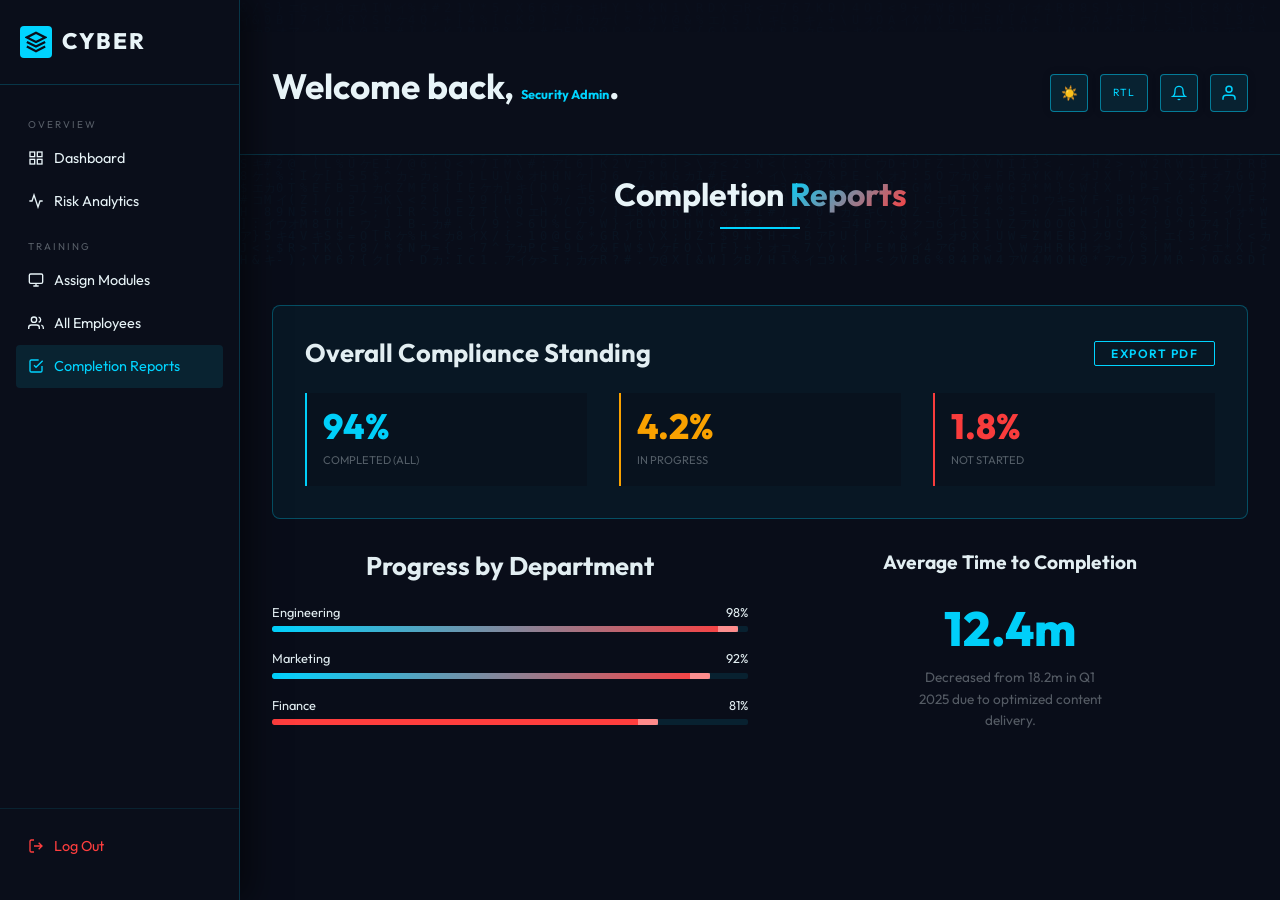
<file: completion-reports.html>
<!DOCTYPE html>
<html lang="en" data-theme="dark" dir="ltr">

<head>
  <meta charset="UTF-8" />
  <meta name="viewport" content="width=device-width,initial-scale=1.0" />
  <title>Reports — CyberShield Dashboard</title>
  <link rel="stylesheet" href="css/global.css" />
  <style>
    /* ============ DASHBOARD STYLES ============ */
    body {
      background: var(--primary);
    }

    .dashboard-layout {
      display: grid;
      grid-template-columns: 240px 1fr;
      min-height: 100vh;
    }

    @media (max-width: 1023px) {
      .dashboard-layout {
        grid-template-columns: 1fr;
      }

      .hamburger-dash {
        display: flex !important;
        align-items: center;
        justify-content: center;
        color: #fff;
        box-shadow: var(--glow-secondary);
      }

      .dash-main {
        padding-top: 80px;
      }
    }

    /* SIDEBAR */
    .dash-sidebar {
      background: var(--primary);
      border-right: 1px solid var(--secondary-20);
      padding: 0;
      position: sticky;
      top: 0;
      height: 100vh;
      overflow-y: auto;
      z-index: 1001;
      display: flex;
      flex-direction: column;
      box-shadow: 10px 0 30px rgba(0,0,0,0.5);
    }

    @media (max-width: 1023px) {
      .dash-sidebar {
        position: fixed;
        left: -240px;
        top: 0;
        transition: transform 0.3s ease;
        background: var(--primary);
        z-index: 3000;
      }

      .dash-sidebar.open {
        transform: translateX(240px);
      }
    }

    .sidebar-header {
      padding: 24px 20px;
      border-bottom: 1px solid var(--secondary-20);
      margin-bottom: 24px;
      display: flex;
      align-items: center;
      justify-content: space-between;
    }

    .sidebar-header .brand-logo {
      width: 32px;
      height: 32px;
    }

    .sidebar-header .brand-name {
      font-size: 1.4rem;
      font-weight: 800;
      letter-spacing: 2px;
      text-transform: uppercase;
    }

    .dash-sidebar-close {
      display: none;
      background: var(--secondary);
      border: none;
      color: #fff;
      cursor: pointer;
      padding: 6px;
      border-radius: 4px;
      line-height: 0;
      box-shadow: var(--glow-secondary);
    }

    @media (max-width: 1023px) {
      .dash-sidebar-close {
        display: block;
      }
    }

    .sidebar-nav {
      flex: 1;
      padding-bottom: 24px;
      display: flex;
      flex-direction: column;
    }

    .sidebar-section {
      padding: 0 16px;
      margin-bottom: 8px;
    }

    .sidebar-label {
      font-family: var(--font-mono);
      font-size: 0.62rem;
      letter-spacing: 2px;
      text-transform: uppercase;
      color: var(--text-dim);
      padding: 8px 12px 4px;
      display: block;
    }

    .sidebar-link {
      display: flex;
      align-items: center;
      gap: 10px;
      padding: 10px 12px;
      border-radius: 4px;
      color: var(--text-primary);
      font-size: 0.9rem;
      font-family: var(--font-body);
      transition: var(--transition);
      cursor: pointer;
      text-decoration: none;
    }

    .sidebar-link:hover,
    .sidebar-link.active {
      background: var(--secondary-10);
      color: var(--secondary);
    }

    .sidebar-link svg {
      width: 16px;
      height: 16px;
      flex-shrink: 0;
    }

    /* MAIN CONTENT */
    .dash-main {
      padding: 32px;
      overflow-x: hidden;
    }

    .dashboard-header {
      display: flex;
      flex-direction: row;
      align-items: center;
      justify-content: space-between;
      padding: 16px 32px;
      background: var(--primary);
      border-bottom: 1px solid var(--secondary-20);
      position: sticky;
      top: 0;
      z-index: 1000;
      margin: -32px -32px 32px -32px;
    }

    @media (max-width: 1023px) {
      .dashboard-header {
        padding-left: 80px; 
        padding-right: 20px;
        margin: -20px -16px 20px -16px;
      }
    }

    @media (max-width: 480px) {
      .dashboard-header {
        padding-left: 16px;
        padding-right: 16px;
        flex-direction: column;
        justify-content: center;
        text-align: center;
        gap: 12px;
      }
      .header-actions {
        justify-content: center;
        width: 100%;
      }
    }

    @media (max-width: 360px) {
      .welcome-line .page-title {
        font-size: 1.4rem !important;
        padding-left: 60px !important;
      }
    }

    .welcome-line {
      font-size: 0.9rem;
      color: var(--text-primary);
      font-weight: 500;
    }

    .welcome-line span {
      color: var(--secondary);
      font-weight: 700;
      font-family: var(--font-mono);
      font-size: 0.8rem;
    }

    .header-actions {
      display: flex;
      align-items: center;
      gap: 12px;
    }

    .dash-topbar {
      margin-bottom: 40px;
      display: flex;
      justify-content: center;
      text-align: center;
    }

    .dash-title h1 {
      font-size: 2rem;
      margin-bottom: 8px;
    }

    /* REPORTS SPECIFIC */
    .report-card {
      background: var(--secondary-05);
      border: var(--border-glow);
      padding: 32px;
      border-radius: 8px;
      margin-bottom: 32px;
    }

    .report-stat-grid {
      display: grid;
      grid-template-columns: repeat(3, 1fr);
      gap: 32px;
      margin-top: 24px;
    }

    @media (max-width: 600px) {
      .report-stat-grid { grid-template-columns: 1fr; gap: 16px; }
    }

    .report-stat {
      padding: 16px;
      border-left: 2px solid var(--secondary);
      background: var(--primary-50);
    }

    .report-num {
      font-size: 2.2rem;
      font-weight: 800;
      color: var(--secondary);
      line-height: 1;
      margin-bottom: 8px;
    }
  </style>
  <link rel="icon" href="favicon.svg" type="image/svg+xml" />
</head>

<body>
  <div class="dashboard-layout">
    <div class="hamburger-dash" id="dash-hamburger"
      style="position:fixed;top:20px;left:20px;z-index:2000;display:none;background:var(--secondary);color:#fff;padding:12px;border-radius:8px;cursor:pointer;box-shadow:var(--glow-secondary);border:none;">
      <svg width="24" height="24" viewBox="0 0 24 24" fill="none" stroke="currentColor" stroke-width="2.5">
        <path d="M3 12h18M3 6h18M3 18h18" />
      </svg>
    </div>

    <!-- SIDEBAR -->
    <aside class="dash-sidebar" id="dash-sidebar">
      <div class="sidebar-header">
        <a href="index.html" style="display:flex;align-items:center;gap:10px;text-decoration:none;">
          <div class="brand-logo pulse-glow">
            <svg viewBox="0 0 24 24" fill="none" stroke="currentColor" stroke-width="2.5">
              <path d="M12 2L2 7l10 5 10-5-10-5z" />
              <path d="M2 17l10 5 10-5" />
              <path d="M2 12l10 5 10-5" />
            </svg>
          </div>
          <span class="brand-name">CYBER<span></span></span>
        </a>
        <button class="dash-sidebar-close" id="dash-close" aria-label="Close menu">
          <svg width="22" height="22" viewBox="0 0 24 24" fill="none" stroke="currentColor" stroke-width="2.5">
            <path d="M18 6L6 18M6 6l12 12" />
          </svg>
        </button>
      </div>

      <div class="sidebar-nav">
        <div class="sidebar-section">
          <span class="sidebar-label">Overview</span>
          <a class="sidebar-link" href="dashboard.html">
            <svg viewBox="0 0 24 24" fill="none" stroke="currentColor" stroke-width="2">
              <rect x="3" y="3" width="7" height="7" />
              <rect x="14" y="3" width="7" height="7" />
              <rect x="3" y="14" width="7" height="7" />
              <rect x="14" y="14" width="7" height="7" />
            </svg>
            Dashboard
          </a>
          <a class="sidebar-link" href="risk-analytics.html">
            <svg viewBox="0 0 24 24" fill="none" stroke="currentColor" stroke-width="2">
              <polyline points="22 12 18 12 15 21 9 3 6 12 2 12" />
            </svg>
            Risk Analytics
          </a>
        </div>

        <div class="sidebar-section">
          <span class="sidebar-label">Training</span>
          <a class="sidebar-link" href="assign-modules.html">
            <svg viewBox="0 0 24 24" fill="none" stroke="currentColor" stroke-width="2">
              <rect x="2" y="3" width="20" height="14" rx="2" />
              <path d="M8 21h8M12 17v4" />
            </svg>
            Assign Modules
          </a>
          <a class="sidebar-link" href="all-employees.html">
            <svg viewBox="0 0 24 24" fill="none" stroke="currentColor" stroke-width="2">
              <path d="M17 21v-2a4 4 0 00-4-4H5a4 4 0 00-4 4v2" />
              <circle cx="9" cy="7" r="4" />
              <path d="M23 21v-2a4 4 0 00-3-3.87M16 3.13a4 4 0 010 7.75" />
            </svg>
            All Employees
          </a>
          <a class="sidebar-link active" href="completion-reports.html">
            <svg viewBox="0 0 24 24" fill="none" stroke="currentColor" stroke-width="2">
              <path d="M9 11l3 3L22 4" />
              <path d="M21 12v7a2 2 0 01-2 2H5a2 2 0 01-2-2V5a2 2 0 012-2h11" />
            </svg>
            Completion Reports
          </a>
        </div>

        <div class="sidebar-section" style="margin-top:auto;border-top:1px solid var(--secondary-10);padding-top:16px;">
          
          <a class="sidebar-link" href="index.html" style="color:var(--accent);">
            <svg viewBox="0 0 24 24" fill="none" stroke="currentColor" stroke-width="2"><path d="M9 21H5a2 2 0 01-2-2V5a2 2 0 012-2h4M16 17l5-5-5-5M21 12H9"/></svg>
            Log Out
          </a>
        </div>
      </div>
    </aside>

    <main class="dash-main">
      <!-- DASHBOARD HEADER -->
      <header class="dashboard-header">
        <div class="welcome-line">
          <h1 class="page-title" style="font-size: 2.2rem; margin-bottom: 12px;">
            Welcome back, <span style="color: var(--secondary);">Security Admin</span>.
          </h1>
        </div>
        <div class="header-actions">
          <button class="toggle-btn theme-toggle" aria-label="Toggle Theme">☀️</button>
          <button class="toggle-btn rtl-toggle" aria-label="Toggle RTL" style="font-size:0.65rem;">RTL</button>
          <div class="notif-wrap">
            <button class="toggle-btn" aria-label="Notifications">
              <svg width="16" height="16" viewBox="0 0 24 24" fill="none" stroke="currentColor" stroke-width="2">
                <path d="M18 8A6 6 0 006 8c0 7-3 9-3 9h18s-3-2-3-9M13.73 21a2 2 0 01-3.46 0" />
              </svg>
            </button>
            <span class="notif-dot"></span>
          </div>
          <button class="toggle-btn" aria-label="User Profile">
            <svg width="18" height="18" viewBox="0 0 24 24" fill="none" stroke="currentColor" stroke-width="2">
              <path d="M20 21v-2a4 4 0 00-4-4H8a4 4 0 00-4 4v2"/><circle cx="12" cy="7" r="4"/>
            </svg>
          </button>
        </div>
      </header>

      <div class="dash-topbar">
        <div class="dash-title">
          <h1>Completion <span class="gradient-text">Reports</span></h1>
        </div>
      </div>

      <div class="report-card">
        <div style="display:flex; justify-content:space-between; align-items:center;">
          <h3>Overall Compliance Standing</h3>
          <button class="btn btn-outline" style="padding:4px 16px; font-size:0.75rem;">Export PDF</button>
        </div>
        <div class="report-stat-grid">
          <div class="report-stat">
            <div class="report-num">94%</div>
            <div style="font-family:var(--font-mono); font-size:0.7rem; color:var(--text-dim);">COMPLETED (ALL)</div>
          </div>
          <div class="report-stat" style="border-left-color:#ffa500;">
            <div class="report-num" style="color:#ffa500;">4.2%</div>
            <div style="font-family:var(--font-mono); font-size:0.7rem; color:var(--text-dim);">IN PROGRESS</div>
          </div>
          <div class="report-stat" style="border-left-color:var(--accent);">
            <div class="report-num" style="color:var(--accent);">1.8%</div>
            <div style="font-family:var(--font-mono); font-size:0.7rem; color:var(--text-dim);">NOT STARTED</div>
          </div>
        </div>
      </div>

      <div class="card-grid card-grid-2">
        <div class="chart-panel">
          <h3>Progress by Department</h3>
          <div style="margin-top:20px; display:flex; flex-direction:column; gap:16px;">
            <div>
              <div style="display:flex; justify-content:space-between; font-size:0.8rem; margin-bottom:4px;">
                <span>Engineering</span><span>98%</span>
              </div>
              <div class="progress-bar"><div class="progress-bar-fill" style="width:98%;"></div></div>
            </div>
            <div>
              <div style="display:flex; justify-content:space-between; font-size:0.8rem; margin-bottom:4px;">
                <span>Marketing</span><span>92%</span>
              </div>
              <div class="progress-bar"><div class="progress-bar-fill" style="width:92%;"></div></div>
            </div>
            <div>
              <div style="display:flex; justify-content:space-between; font-size:0.8rem; margin-bottom:4px;">
                <span>Finance</span><span>81%</span>
              </div>
              <div class="progress-bar"><div class="progress-bar-fill" style="width:81%; background:var(--accent);"></div></div>
            </div>
          </div>
        </div>

        <div class="chart-panel" style="display:flex; flex-direction:column; justify-content:center; align-items:center; text-align:center;">
          <h4 style="margin-bottom:16px;">Average Time to Completion</h4>
          <div style="font-size:3rem; font-weight:800; color:var(--secondary);">12.4m</div>
          <p style="font-size:0.85rem; color:var(--text-dim); max-width:200px;">Decreased from 18.2m in Q1 2025 due to optimized content delivery.</p>
        </div>
      </div>
    </main>
  </div>

  <script src="js/global.js"></script>
  <script>
    const hamburger = document.getElementById('dash-hamburger');
    const closeBtn = document.getElementById('dash-close');
    const sidebar = document.getElementById('dash-sidebar');

    hamburger?.addEventListener('click', (e) => {
      e.stopPropagation();
      sidebar.classList.toggle('open');
    });

    closeBtn?.addEventListener('click', () => {
      sidebar.classList.remove('open');
    });

    sidebar.querySelectorAll('.sidebar-link').forEach(link => {
      link.addEventListener('click', () => {
        sidebar.classList.remove('open');
      });
    });

    document.addEventListener('click', (e) => {
      if (sidebar.classList.contains('open') && !sidebar.contains(e.target) && e.target !== hamburger) {
        sidebar.classList.remove('open');
      }
    });
  </script>
</body>
</html>
</file>
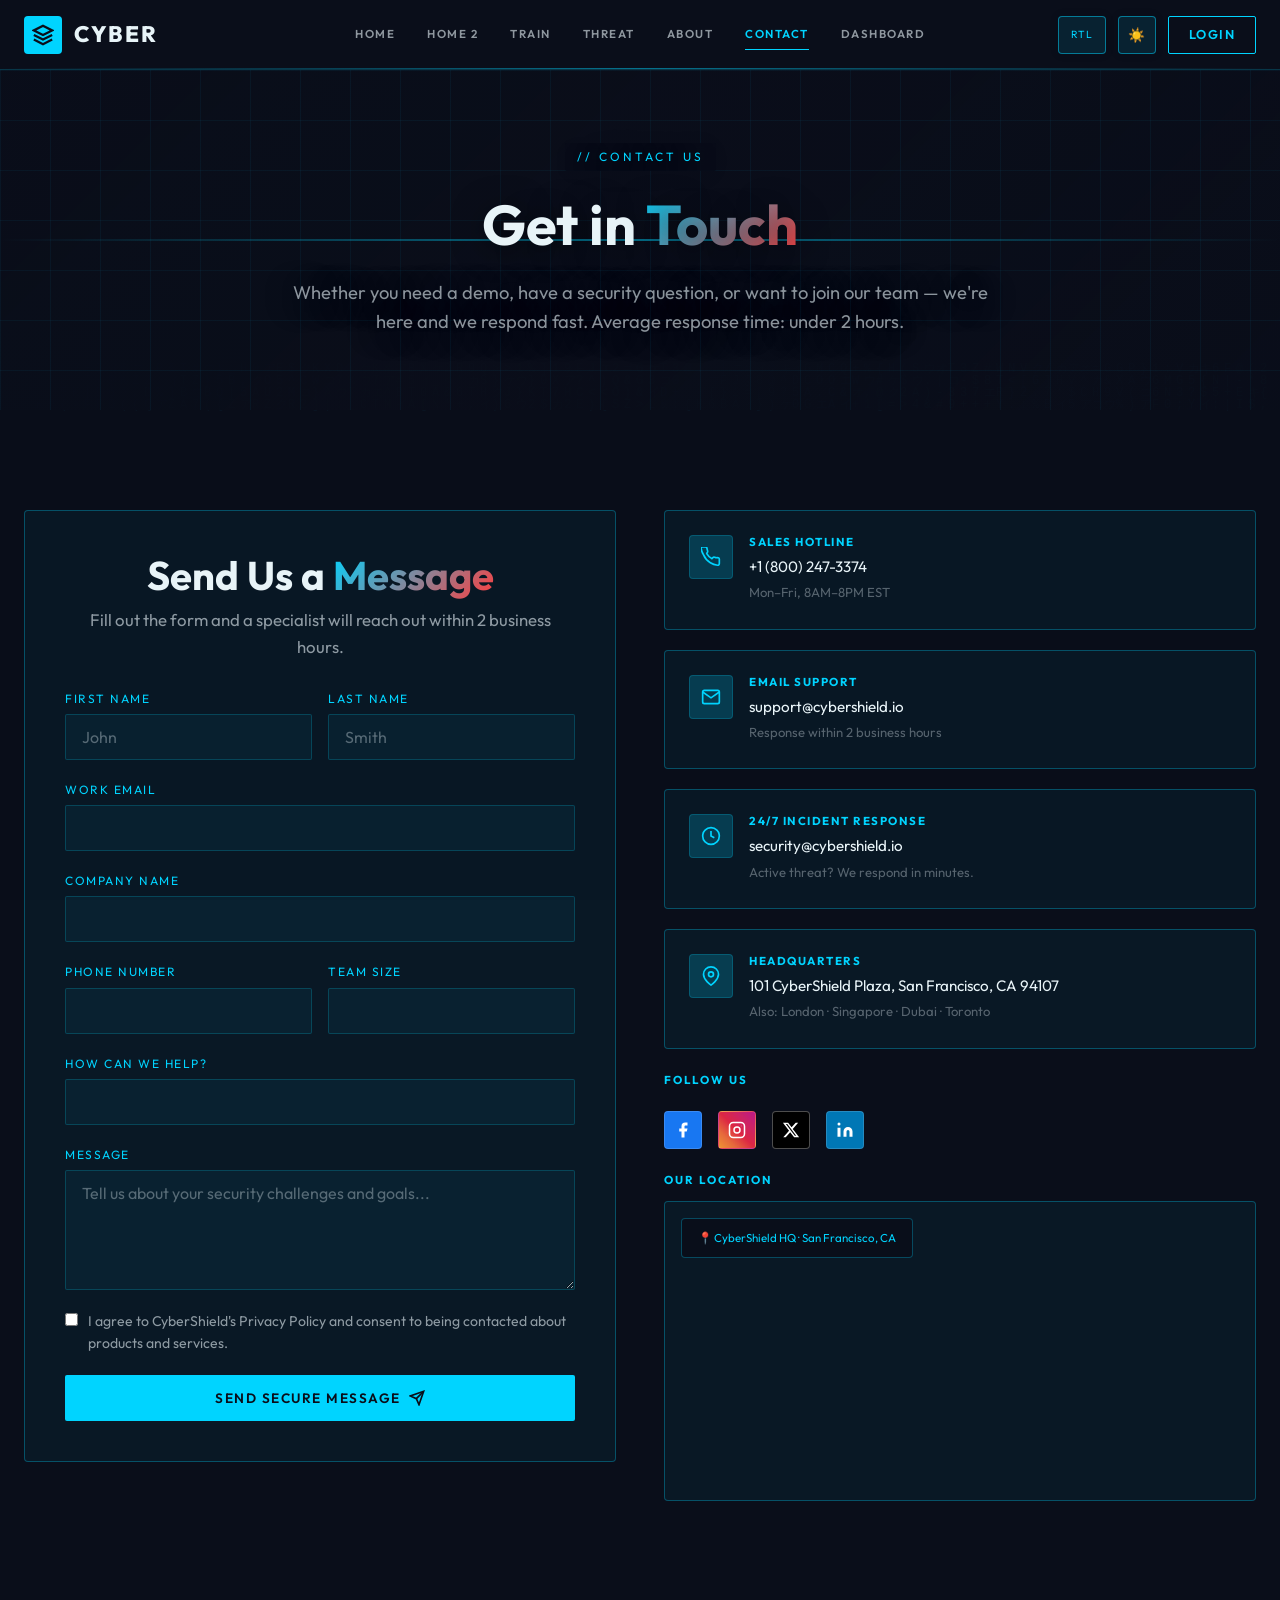
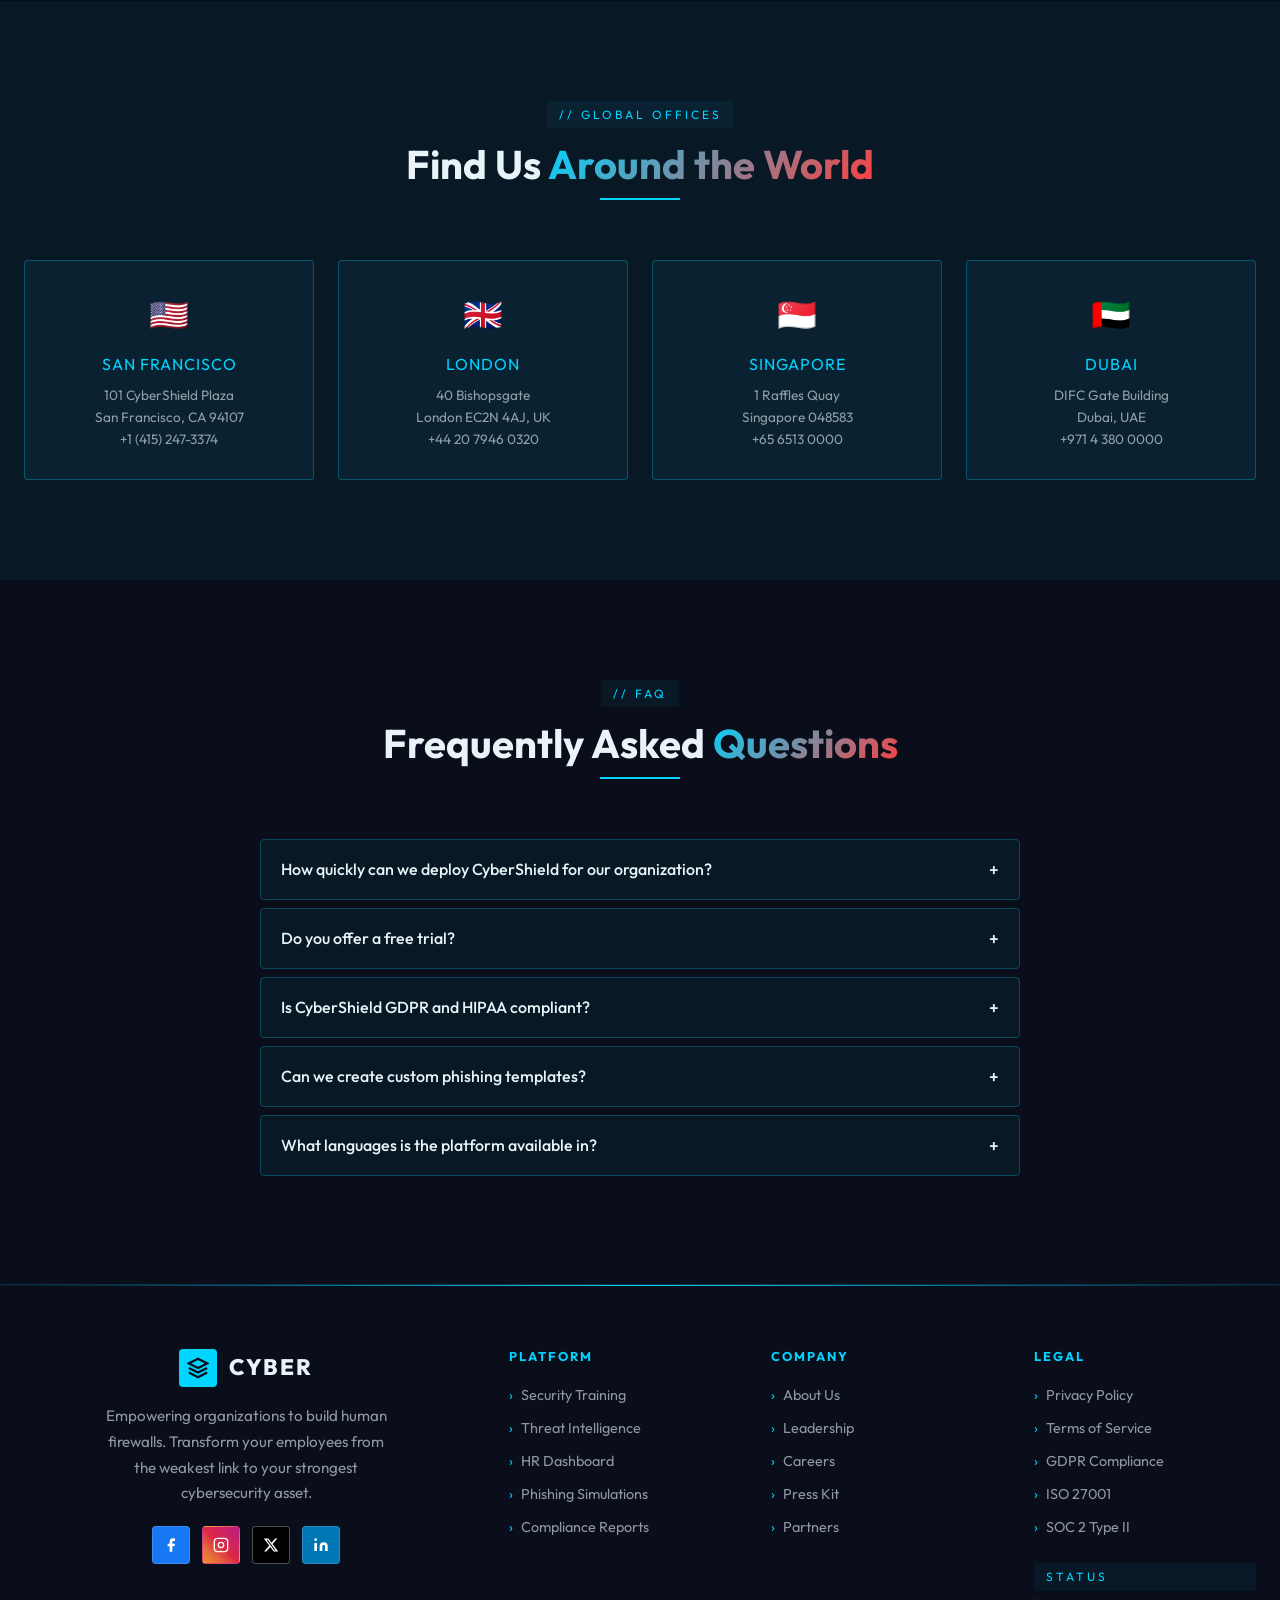
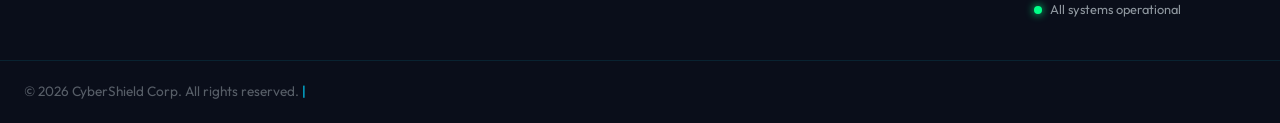
<file: contact.html>
<!DOCTYPE html>
<html lang="en" data-theme="dark" dir="ltr">
<head>
  <meta charset="UTF-8"/>
  <meta name="viewport" content="width=device-width,initial-scale=1.0"/>
  <title>CyberShield — Contact Us</title>
  <link rel="stylesheet" href="css/global.css"/>
  <style>
    /* Contact page — NO card centering rule (exception) */
    .contact-layout {
      display: grid;
      grid-template-columns: 1fr 1fr;
      gap: 48px;
      align-items: start;
    }
    @media (max-width: 1023px) { .contact-layout { grid-template-columns: 1fr; } }

    .contact-form-box {
      background: var(--secondary-05);
      border: var(--border-glow);
      border-radius: 4px;
      padding: 40px;
    }
    .contact-form-box h2 { margin-bottom: 8px; text-align: center; }
    .contact-form-box > p { margin-bottom: 28px; text-align: center; }

    .form-row {
      display: grid;
      grid-template-columns: 1fr 1fr;
      gap: 16px;
    }
    @media (max-width: 600px) { .form-row { grid-template-columns: 1fr; } }

    /* Info cards — centered layout at 360px */
    .info-cards { display: flex; flex-direction: column; gap: 20px; }

    .info-card {
      background: var(--secondary-05);
      border: var(--border-glow);
      border-radius: 4px;
      padding: 24px;
      display: flex;
      align-items: flex-start;
      gap: 16px;
      transition: var(--transition);
    }
    .info-card:hover {
      border-color: var(--secondary-50);
      background: var(--secondary-10);
    }

    .info-card-icon {
      width: 44px; height: 44px; flex-shrink: 0;
      background: var(--secondary-20);
      border: 1px solid var(--secondary-20);
      border-radius: 4px;
      display: flex; align-items: center; justify-content: center;
      color: var(--secondary);
    }

    .info-card-text h4 {
      font-family: var(--font-mono);
      font-size: 0.72rem;
      letter-spacing: 1.5px;
      text-transform: uppercase;
      color: var(--secondary);
      margin-bottom: 6px;
    }
    .info-card-text p {
      font-size: 0.95rem;
      color: var(--text-primary);
      margin-bottom: 0;
    }
    .info-card-text span {
      font-size: 0.82rem;
      color: var(--text-dim);
      font-family: var(--font-mono);
    }

    /* Color-themed map */
    .map-container {
      border: var(--border-glow);
      border-radius: 4px;
      overflow: hidden;
      position: relative;
      height: 300px;
      background: var(--secondary-05);
    }

    .map-container iframe {
      width: 100%;
      height: 100%;
      border: none;
      filter: invert(90%) hue-rotate(175deg) saturate(0.7) brightness(0.85);
    }

    [data-theme="light"] .map-container iframe {
      filter: hue-rotate(175deg) saturate(0.6) brightness(0.9);
    }

    .map-overlay {
      position: absolute;
      top: 16px; left: 16px;
      background: var(--primary-90);
      border: var(--border-glow);
      padding: 10px 16px;
      border-radius: 4px;
      backdrop-filter: blur(8px);
      z-index: 10;
    }
    .map-overlay p {
      font-family: var(--font-mono);
      font-size: 0.72rem;
      color: var(--secondary);
      margin: 0;
    }

    /* Social section on contact page */
    .contact-social-row {
      display: flex;
      gap: 16px;
      margin-top: 24px;
      flex-wrap: wrap;
      justify-content: flex-start;
    }

    @media (max-width: 767px) {
      .contact-form-box { padding: 24px; }
      .info-card { flex-direction: column; align-items: center; text-align: center; }
      .contact-social-row { justify-content: center; }
    }
    @media (max-width: 360px) {
      .info-cards { align-items: center; }
      .info-card { text-align: center; flex-direction: column; align-items: center; }
      .contact-social-row { justify-content: center; }
    }

    /* Office cards */
    .office-card {
      background: var(--secondary-05); border: var(--border-glow); border-radius: 4px;
      padding: 28px 24px; transition: var(--transition);
      display: flex; flex-direction: column; align-items: center; text-align: center;
    }
    .office-card:hover { transform: translateY(-4px); box-shadow: var(--glow-secondary); }
    .office-flag {
      font-size: 2rem; margin-bottom: 12px;
    }
    .office-city {
      font-family: var(--font-display); font-size: 1rem; color: var(--secondary);
      letter-spacing: 1px; margin-bottom: 8px;
    }
    .office-card p { font-size: 0.85rem; line-height: 1.6; }

    /* FAQ */
    .faq-item {
      border: var(--border-glow); border-radius: 4px; overflow: hidden; margin-bottom: 8px;
    }
    .faq-question {
      width: 100%; background: var(--secondary-05); border: none; color: var(--text-primary);
      padding: 18px 20px; text-align: left; cursor: pointer; font-family: var(--font-body);
      font-size: 1rem; font-weight: 500; display: flex; justify-content: space-between;
      align-items: center; transition: var(--transition);
    }
    .faq-question:hover { background: var(--secondary-10); color: var(--secondary); }
    .faq-question.open { color: var(--secondary); background: var(--secondary-10); }
    .faq-icon { transition: transform 0.3s; font-size: 1.1rem; flex-shrink: 0; }
    .faq-question.open .faq-icon { transform: rotate(45deg); }
    .faq-answer {
      max-height: 0; overflow: hidden; transition: max-height 0.4s ease, padding 0.3s;
      background: var(--secondary-05); padding: 0 20px; font-size: 0.95rem; color: var(--text-muted);
    }
    .faq-answer.open { max-height: 200px; padding: 16px 20px; }
  </style>
  <link rel="icon" href="favicon.svg" type="image/svg+xml" />
</head>
<body>
  <div id="header-inject"></div>

  <!-- HERO -->
  <section class="page-hero">
    <div class="cyber-grid"></div>
    <div class="container">
      <div class="page-hero-content" style="animation:fadeInUp 0.8s ease;">
        <span class="section-tag">// CONTACT US</span>
        <h1>Get in <span class="gradient-text">Touch</span></h1>
        <p>Whether you need a demo, have a security question, or want to join our team — we're here and we respond fast. Average response time: under 2 hours.</p>
      </div>
    </div>
  </section>

  <!-- MAIN CONTACT SECTION -->
  <section class="section">
    <div class="container">
      <div class="contact-layout">

        <!-- FORM -->
        <div class="contact-form-box reveal">
          <h2>Send Us a <span class="gradient-text">Message</span></h2>
          <p>Fill out the form and a specialist will reach out within 2 business hours.</p>

          <form class="cyber-form">
            <div class="form-row">
              <div class="form-group">
                <label>First Name</label>
                <input type="text" class="form-control" placeholder="John" required/>
              </div>
              <div class="form-group">
                <label>Last Name</label>
                <input type="text" class="form-control" placeholder="Smith" required/>
              </div>
            </div>

            <div class="form-group">
              <label>Work Email</label>
              <input type="email" class="form-control" placeholder="" required/>
            </div>

            <div class="form-group">
              <label>Company Name</label>
              <input type="text" class="form-control" placeholder="" required/>
            </div>

            <div class="form-row">
              <div class="form-group">
                <label>Phone Number</label>
                <input type="tel" class="form-control" placeholder=""/>
              </div>
              <div class="form-group">
                <label>Team Size</label>
               <input type="email" class="form-control" placeholder="" required/>

              </div>
            </div>

            <div class="form-group">
              <label>How Can We Help?</label>
                               <input type="email" class="form-control" placeholder="" required/>

            </div>

            <div class="form-group">
              <label>Message</label>
              <textarea class="form-control" rows="4" placeholder="Tell us about your security challenges and goals..."></textarea>
            </div>

            <div style="margin-bottom:20px;">
              <label style="display:flex;align-items:flex-start;gap:10px;cursor:pointer;font-family:var(--font-body);font-size:0.88rem;color:var(--text-muted);">
                <input type="checkbox" style="margin-top:3px;accent-color:var(--secondary);" required/>
                I agree to CyberShield's Privacy Policy and consent to being contacted about products and services.
              </label>
            </div>

            <button type="submit" class="btn btn-primary" style="width:100%;padding:14px;font-size:0.85rem;">
              Send Secure Message
              <svg width="16" height="16" viewBox="0 0 24 24" fill="none" stroke="currentColor" stroke-width="2.5"><line x1="22" y1="2" x2="11" y2="13"/><polygon points="22 2 15 22 11 13 2 9 22 2"/></svg>
            </button>
          </form>
        </div>

        <!-- INFO CARDS + MAP -->
        <div class="reveal reveal-delay-2">
          <div class="info-cards">
            <div class="info-card">
              <div class="info-card-icon">
                <svg width="20" height="20" viewBox="0 0 24 24" fill="none" stroke="currentColor" stroke-width="2">
                  <path d="M22 16.92v3a2 2 0 01-2.18 2 19.79 19.79 0 01-8.63-3.07A19.5 19.5 0 013.07 9.5a19.79 19.79 0 01-3.07-8.67A2 2 0 012.18 0h3a2 2 0 012 1.72 12.84 12.84 0 00.7 2.81 2 2 0 01-.45 2.11L6.91 7.91a16 16 0 006.06 6.06l1.27-1.27a2 2 0 012.11-.45 12.84 12.84 0 002.81.7A2 2 0 0122 14.92v2z"/>
                </svg>
              </div>
              <div class="info-card-text">
                <h4>Sales Hotline</h4>
                <p>+1 (800) 247-3374</p>
                <span>Mon–Fri, 8AM–8PM EST</span>
              </div>
            </div>

            <div class="info-card">
              <div class="info-card-icon">
                <svg width="20" height="20" viewBox="0 0 24 24" fill="none" stroke="currentColor" stroke-width="2">
                  <path d="M4 4h16c1.1 0 2 .9 2 2v12c0 1.1-.9 2-2 2H4c-1.1 0-2-.9-2-2V6c0-1.1.9-2 2-2z"/>
                  <polyline points="22,6 12,13 2,6"/>
                </svg>
              </div>
              <div class="info-card-text">
                <h4>Email Support</h4>
                <p>support@cybershield.io</p>
                <span>Response within 2 business hours</span>
              </div>
            </div>

            <div class="info-card">
              <div class="info-card-icon">
                <svg width="20" height="20" viewBox="0 0 24 24" fill="none" stroke="currentColor" stroke-width="2">
                  <circle cx="12" cy="12" r="10"/>
                  <polyline points="12 6 12 12 16 14"/>
                </svg>
              </div>
              <div class="info-card-text">
                <h4>24/7 Incident Response</h4>
                <p>security@cybershield.io</p>
                <span>Active threat? We respond in minutes.</span>
              </div>
            </div>

            <div class="info-card">
              <div class="info-card-icon">
                <svg width="20" height="20" viewBox="0 0 24 24" fill="none" stroke="currentColor" stroke-width="2">
                  <path d="M21 10c0 7-9 13-9 13s-9-6-9-13a9 9 0 0118 0z"/>
                  <circle cx="12" cy="10" r="3"/>
                </svg>
              </div>
              <div class="info-card-text">
                <h4>Headquarters</h4>
                <p>101 CyberShield Plaza, San Francisco, CA 94107</p>
                <span>Also: London · Singapore · Dubai · Toronto</span>
              </div>
            </div>
          </div>

          <!-- Social Icons on Contact Page -->
          <div style="margin-top:24px;">
            <h4 style="font-family:var(--font-mono);font-size:0.72rem;letter-spacing:2px;text-transform:uppercase;color:var(--secondary);margin-bottom:14px;">Follow Us</h4>
            <div class="contact-social-row">
              <a href="#" class="social-icon facebook" aria-label="Facebook">
                <svg width="18" height="18" viewBox="0 0 24 24" fill="currentColor"><path d="M18 2h-3a5 5 0 00-5 5v3H7v4h3v8h4v-8h3l1-4h-4V7a1 1 0 011-1h3z"/></svg>
              </a>
              <a href="#" class="social-icon instagram" aria-label="Instagram">
                <svg width="18" height="18" viewBox="0 0 24 24" fill="none" stroke="currentColor" stroke-width="2"><rect x="2" y="2" width="20" height="20" rx="5"/><circle cx="12" cy="12" r="4"/><circle cx="17.5" cy="6.5" r="0.5" fill="currentColor" stroke="none"/></svg>
              </a>
              <a href="#" class="social-icon twitter" aria-label="X / Twitter">
                <svg width="18" height="18" viewBox="0 0 24 24" fill="currentColor"><path d="M18.244 2.25h3.308l-7.227 8.26 8.502 11.24H16.17l-5.214-6.817L4.99 21.75H1.68l7.73-8.835L1.254 2.25H8.08l4.713 6.231zm-1.161 17.52h1.833L7.084 4.126H5.117z"/></svg>
              </a>
              <a href="#" class="social-icon linkedin" aria-label="LinkedIn">
                <svg width="18" height="18" viewBox="0 0 24 24" fill="currentColor"><path d="M16 8a6 6 0 016 6v7h-4v-7a2 2 0 00-2-2 2 2 0 00-2 2v7h-4v-7a6 6 0 016-6zM2 9h4v12H2z"/><circle cx="4" cy="4" r="2"/></svg>
              </a>
            </div>
          </div>

          <!-- Themed Color Map -->
          <div style="margin-top:24px;">
            <h4 style="font-family:var(--font-mono);font-size:0.72rem;letter-spacing:2px;text-transform:uppercase;color:var(--secondary);margin-bottom:14px;">Our Location</h4>
            <div class="map-container">
              <div class="map-overlay">
                <p>📍 CyberShield HQ · San Francisco, CA</p>
              </div>
              <iframe
                src="https://www.openstreetmap.org/export/embed.html?bbox=-122.4194%2C37.7749%2C-122.3694%2C37.8049&layer=mapnik&marker=37.7897%2C-122.3944"
                loading="lazy"
                title="CyberShield Office Location"
                allowfullscreen>
              </iframe>
            </div>
          </div>
        </div>
      </div>
    </div>
  </section>

  <!-- OFFICE LOCATIONS -->
  <section class="section section-alt">
    <div class="container">
      <div class="section-header reveal">
        <span class="section-tag">// GLOBAL OFFICES</span>
        <h2>Find Us <span class="gradient-text">Around the World</span></h2>
      </div>
      <div class="card-grid card-grid-4">
        <div class="office-card reveal reveal-delay-1">
          <div class="office-flag">🇺🇸</div>
          <div class="office-city">SAN FRANCISCO</div>
          <p>101 CyberShield Plaza<br/>San Francisco, CA 94107<br/>+1 (415) 247-3374</p>
        </div>
        <div class="office-card reveal reveal-delay-2">
          <div class="office-flag">🇬🇧</div>
          <div class="office-city">LONDON</div>
          <p>40 Bishopsgate<br/>London EC2N 4AJ, UK<br/>+44 20 7946 0320</p>
        </div>
        <div class="office-card reveal reveal-delay-3">
          <div class="office-flag">🇸🇬</div>
          <div class="office-city">SINGAPORE</div>
          <p>1 Raffles Quay<br/>Singapore 048583<br/>+65 6513 0000</p>
        </div>
        <div class="office-card reveal reveal-delay-4">
          <div class="office-flag">🇦🇪</div>
          <div class="office-city">DUBAI</div>
          <p>DIFC Gate Building<br/>Dubai, UAE<br/>+971 4 380 0000</p>
        </div>
      </div>
    </div>
  </section>

  <!-- FAQ -->
  <section class="section">
    <div class="container">
      <div class="section-header reveal">
        <span class="section-tag">// FAQ</span>
        <h2>Frequently Asked <span class="gradient-text">Questions</span></h2>
      </div>
      <div style="max-width:760px;margin:0 auto;" class="reveal">
        <div class="faq-item">
          <button class="faq-question">How quickly can we deploy CyberShield for our organization? <span class="faq-icon">+</span></button>
          <div class="faq-answer">Most organizations are fully operational within 2 hours of signing up. Our onboarding wizard guides you through HRIS integration, user import, and your first phishing simulation setup automatically.</div>
        </div>
        <div class="faq-item">
          <button class="faq-question">Do you offer a free trial? <span class="faq-icon">+</span></button>
          <div class="faq-answer">Yes — a full 30-day free trial with no credit card required. You get complete platform access including phishing simulations, training modules, and the HR dashboard for up to 100 users.</div>
        </div>
        <div class="faq-item">
          <button class="faq-question">Is CyberShield GDPR and HIPAA compliant? <span class="faq-icon">+</span></button>
          <div class="faq-answer">Absolutely. CyberShield is GDPR, HIPAA, SOC 2 Type II, and ISO 27001 certified. All data is encrypted at rest and in transit. EU customers can opt for EU-only data residency on Business and Enterprise plans.</div>
        </div>
        <div class="faq-item">
          <button class="faq-question">Can we create custom phishing templates? <span class="faq-icon">+</span></button>
          <div class="faq-answer">Yes, on Business and Enterprise plans. Our template builder lets you create hyper-targeted simulations using your actual company branding, internal systems, and role-specific content to make scenarios as realistic as possible.</div>
        </div>
        <div class="faq-item">
          <button class="faq-question">What languages is the platform available in? <span class="faq-icon">+</span></button>
          <div class="faq-answer">CyberShield supports 40+ languages with full UI localization. Training modules are professionally translated — not machine translated — and threat scenarios are adapted for regional attack patterns in each language.</div>
        </div>
      </div>
    </div>
  </section>

  <div id="footer-inject"></div>
  <script src="js/components.js"></script>
  <script src="js/global.js"></script>
  <script>
    // FAQ accordion
    document.querySelectorAll('.faq-question').forEach(btn => {
      btn.addEventListener('click', () => {
        const answer = btn.nextElementSibling;
        const isOpen = btn.classList.contains('open');
        document.querySelectorAll('.faq-question').forEach(b => {
          b.classList.remove('open');
          b.nextElementSibling.classList.remove('open');
        });
        if (!isOpen) {
          btn.classList.add('open');
          answer.classList.add('open');
        }
      });
    });
  </script>
</body>
</html>
</file>
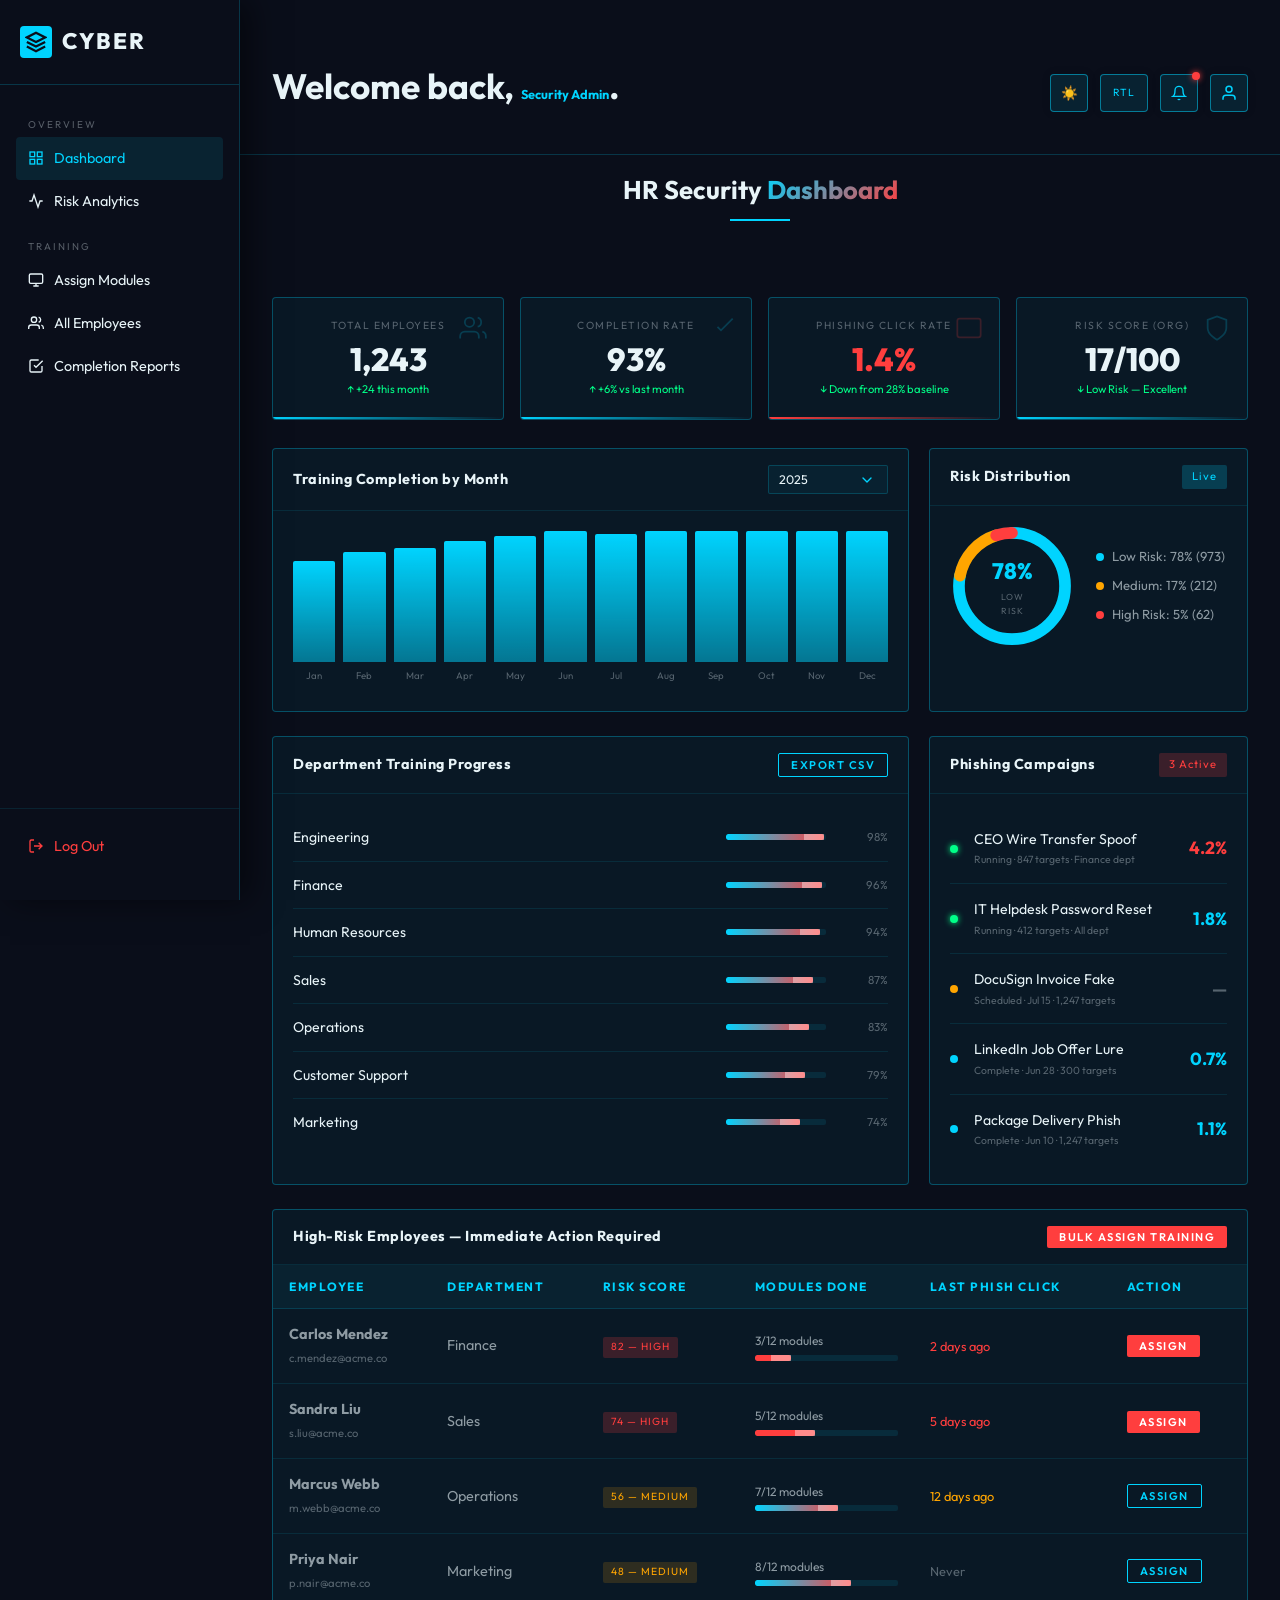
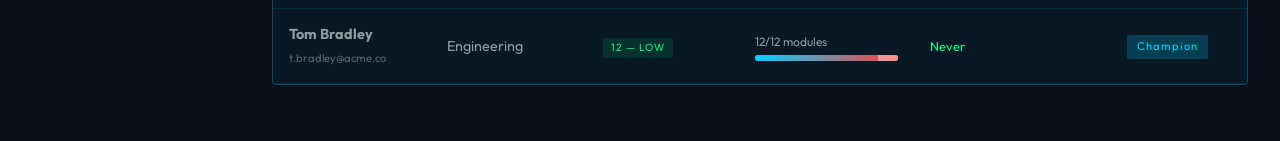
<file: dashboard.html>
<!DOCTYPE html>
<html lang="en" data-theme="dark" dir="ltr">

<head>
  <meta charset="UTF-8" />
  <meta name="viewport" content="width=device-width,initial-scale=1.0" />
  <title>CyberShield — HR Dashboard</title>
  <link rel="stylesheet" href="css/global.css" />
  <style>
    /* ============ DASHBOARD STYLES ============ */
    body {
      background: var(--primary);
    }

    .dashboard-layout {
      display: grid;
      grid-template-columns: 240px 1fr;
      min-height: 100vh;
    }

    @media (max-width: 1023px) {
      .dashboard-layout {
        grid-template-columns: 1fr;
      }

      .hamburger-dash {
        display: flex !important;
        align-items: center;
        justify-content: center;
        color: var(--secondary);
        box-shadow: 0 4px 15px rgba(0, 0, 0, 0.3);
        border: 1px solid var(--secondary-50) !important;
      }

      .dash-main {
        padding-top: 100px;
      }
    }

    /* SIDEBAR */
    .dash-sidebar {
      background: var(--primary);
      border-right: 1px solid var(--secondary-20);
      padding: 0;
      position: sticky;
      top: 0;
      height: 100vh;
      overflow-y: auto;
      z-index: 1001;
      display: flex;
      flex-direction: column;
      box-shadow: 10px 0 30px rgba(0, 0, 0, 0.5);
    }

    @media (max-width: 1023px) {
      .dash-sidebar {
        position: fixed;
        left: -240px;
        top: 0;
        transition: transform 0.3s ease;
        background: var(--primary);
        z-index: 3000;
      }

      .dash-sidebar.open {
        transform: translateX(240px);
      }
    }

    .sidebar-header {
      padding: 24px 20px;
      border-bottom: 1px solid var(--secondary-20);
      margin-bottom: 24px;
      display: flex;
      align-items: center;
      justify-content: space-between;
    }

    .sidebar-header .brand-logo {
      width: 32px;
      height: 32px;
    }

    .sidebar-header .brand-name {
      font-size: 1.4rem;
      font-weight: 800;
      letter-spacing: 2px;
      text-transform: uppercase;
    }

    .dash-sidebar-close {
      display: none;
      background: var(--secondary);
      border: none;
      color: #fff;
      cursor: pointer;
      padding: 6px;
      border-radius: 4px;
      line-height: 0;
      box-shadow: var(--glow-secondary);
    }

    @media (max-width: 1023px) {
      .dash-sidebar-close {
        display: block;
      }
    }

    .sidebar-nav {
      flex: 1;
      padding-bottom: 24px;
      display: flex;
      flex-direction: column;
    }

    .sidebar-section {
      padding: 0 16px;
      margin-bottom: 8px;
    }

    .sidebar-label {
      font-family: var(--font-mono);
      font-size: 0.62rem;
      letter-spacing: 2px;
      text-transform: uppercase;
      color: var(--text-dim);
      padding: 8px 12px 4px;
      display: block;
    }

    .sidebar-link {
      display: flex;
      align-items: center;
      gap: 10px;
      padding: 10px 12px;
      border-radius: 4px;
      color: var(--text-primary);
      font-size: 0.9rem;
      font-family: var(--font-body);
      transition: var(--transition);
      cursor: pointer;
      text-decoration: none;
    }

    .sidebar-link:hover,
    .sidebar-link.active {
      background: var(--secondary-10);
      color: var(--secondary);
    }

    .sidebar-link svg {
      width: 16px;
      height: 16px;
      flex-shrink: 0;
    }

    .sidebar-badge {
      margin-left: auto;
      background: var(--accent);
      color: #fff;
      font-family: var(--font-mono);
      font-size: 0.62rem;
      padding: 1px 6px;
      border-radius: 10px;
    }

    /* MAIN CONTENT */
    .dash-main {
      padding: 32px;
      overflow-x: hidden;
    }

    @media (max-width: 767px) {
      .dash-main {
        padding: 20px 16px;
      }
    }

    .dash-topbar {
      margin-bottom: 32px;
      display: flex;
      justify-content: center;
      text-align: center;
    }

    .dashboard-header {
      display: flex;
      flex-direction: row;
      align-items: center;
      justify-content: space-between;
      padding: 16px 32px;
      background: var(--primary);
      border-bottom: 1px solid var(--secondary-20);
      position: sticky;
      top: 0;
      z-index: 1000;
      margin: -32px -32px 32px -32px;
    }

    @media (max-width: 1023px) {
      .dashboard-header {
        padding-left: 80px;
        padding-right: 20px;
        margin: -20px -16px 20px -16px;
      }
    }

    @media (max-width: 480px) {
      .dashboard-header {
        padding-left: 16px;
        padding-right: 16px;
        flex-direction: column;
        justify-content: center;
        text-align: center;
        gap: 12px;
      }

      .header-actions {
        justify-content: center;
        width: 100%;
      }
    }

    @media (max-width: 360px) {
      .welcome-line .page-title {
        font-size: 1.4rem !important;
        padding-left: 60px !important;
      }
    }

    .welcome-line {
      font-size: 0.9rem;
      color: var(--text-primary);
      font-weight: 500;
    }

    .welcome-line span {
      color: var(--secondary);
      font-weight: 700;
      font-family: var(--font-mono);
      font-size: 0.8rem;
    }

    .header-actions {
      display: flex;
      align-items: center;
      gap: 12px;
    }

    .dash-title h1 {
      font-size: 1.6rem;
      margin-bottom: 12px;
      position: relative;
      padding-bottom: 12px;
      text-align: center;
    }

    .dash-title h1::after {
      content: '';
      position: absolute;
      bottom: 0;
      left: 50%;
      transform: translateX(-50%);
      width: 60px;
      height: 2px;
      background: var(--secondary);
    }

    @media (max-width: 1023px) {
      .dash-title h1::after {
        left: 50%;
        transform: translateX(-50%);
      }
    }

    .dash-title p {
      font-size: 0.85rem;
      color: var(--text-dim);
      font-family: var(--font-mono);
    }

    .dash-actions {
      display: flex;
      gap: 10px;
      flex-wrap: wrap;
    }

    /* STAT CARDS */
    .stat-cards {
      display: grid;
      grid-template-columns: repeat(4, 1fr);
      gap: 16px;
      margin-bottom: 28px;
    }

    @media (min-width: 768px) and (max-width: 1023px) {
      .stat-cards {
        grid-template-columns: repeat(2, 1fr);
      }
    }

    @media (max-width: 767px) {
      .stat-cards {
        grid-template-columns: repeat(2, 1fr);
      }
    }

    @media (max-width: 480px) {
      .stat-cards {
        grid-template-columns: 1fr;
      }
    }

    .stat-card {
      background: var(--secondary-05);
      border: var(--border-glow);
      border-radius: 4px;
      padding: 20px;
      position: relative;
      overflow: hidden;
      transition: var(--transition);
    }

    .stat-card:hover {
      border-color: var(--secondary-50);
    }

    .stat-card::after {
      content: '';
      position: absolute;
      bottom: 0;
      left: 0;
      right: 0;
      height: 2px;
      background: linear-gradient(90deg, var(--secondary), transparent);
    }

    .stat-card.danger::after {
      background: linear-gradient(90deg, var(--accent), transparent);
    }

    .stat-card-label {
      font-family: var(--font-mono);
      font-size: 0.65rem;
      letter-spacing: 1.5px;
      text-transform: uppercase;
      color: var(--text-dim);
      margin-bottom: 8px;
    }

    .stat-card-num {
      font-family: var(--font-display);
      font-size: 2rem;
      font-weight: 800;
      color: var(--text-primary);
      line-height: 1;
    }

    .stat-card.danger .stat-card-num {
      color: var(--accent);
    }

    .stat-card-change {
      font-family: var(--font-mono);
      font-size: 0.7rem;
      margin-top: 6px;
    }

    .change-up {
      color: #00ff88;
    }

    .change-down {
      color: var(--accent);
    }

    .stat-card-icon {
      position: absolute;
      top: 16px;
      right: 16px;
      color: var(--secondary-20);
    }

    .stat-card.danger .stat-card-icon {
      color: var(--accent-20);
    }

    /* GRID PANELS */
    .dash-grid {
      display: grid;
      grid-template-columns: 2fr 1fr;
      gap: 20px;
      margin-bottom: 24px;
    }

    @media (max-width: 1023px) {
      .dash-grid {
        grid-template-columns: 1fr;
      }
    }

    .dash-panel {
      background: var(--secondary-05);
      border: var(--border-glow);
      border-radius: 4px;
      overflow: hidden;
    }

    .panel-header {
      display: flex;
      align-items: center;
      justify-content: space-between;
      padding: 16px 20px;
      border-bottom: 1px solid var(--secondary-10);
    }

    .panel-header h3 {
      font-size: 0.9rem;
      letter-spacing: 0.5px;
    }

    .panel-body {
      padding: 20px;
    }

    /* BAR CHART */
    .bar-chart {
      display: flex;
      align-items: flex-end;
      gap: 8px;
      height: 160px;
      padding: 0 0 8px;
    }

    .bar-wrap {
      flex: 1;
      display: flex;
      flex-direction: column;
      align-items: center;
      height: 100%;
      justify-content: flex-end;
      gap: 6px;
    }

    .bar {
      width: 100%;
      border-radius: 2px 2px 0 0;
      background: linear-gradient(180deg, var(--secondary), var(--secondary-50));
      transition: height 1s ease;
      position: relative;
    }

    .bar:hover::after {
      content: attr(data-val);
      position: absolute;
      top: -24px;
      left: 50%;
      transform: translateX(-50%);
      background: var(--secondary);
      color: var(--primary);
      font-family: var(--font-mono);
      font-size: 0.65rem;
      padding: 2px 6px;
      border-radius: 2px;
      white-space: nowrap;
    }

    .bar-label {
      font-family: var(--font-mono);
      font-size: 0.6rem;
      color: var(--text-dim);
      text-align: center;
    }

    /* DONUT CHART */
    .donut-chart {
      display: flex;
      align-items: center;
      justify-content: center;
      gap: 24px;
      flex-wrap: wrap;
    }

    .donut-svg {
      position: relative;
      width: 120px;
      height: 120px;
    }

    .donut-center {
      position: absolute;
      top: 50%;
      left: 50%;
      transform: translate(-50%, -50%);
      text-align: center;
    }

    .donut-center-num {
      font-family: var(--font-display);
      font-size: 1.4rem;
      font-weight: 800;
      color: var(--secondary);
    }

    .donut-center-label {
      font-family: var(--font-mono);
      font-size: 0.55rem;
      color: var(--text-dim);
      letter-spacing: 1px;
    }

    .donut-legend {
      display: flex;
      flex-direction: column;
      gap: 8px;
    }

    .legend-item {
      display: flex;
      align-items: center;
      gap: 8px;
      font-size: 0.82rem;
      color: var(--text-muted);
    }

    .legend-dot {
      width: 8px;
      height: 8px;
      border-radius: 50%;
      flex-shrink: 0;
    }

    /* DEPARTMENT TABLE */
    .dept-row {
      display: flex;
      align-items: center;
      gap: 12px;
      padding: 12px 0;
      border-bottom: 1px solid var(--secondary-10);
    }

    .dept-row:last-child {
      border-bottom: none;
    }

    .dept-name {
      flex: 1;
      font-size: 0.88rem;
      color: var(--text-primary);
    }

    .dept-count {
      font-family: var(--font-mono);
      font-size: 0.72rem;
      color: var(--text-dim);
      width: 50px;
      text-align: right;
    }

    .dept-bar-wrap {
      width: 100px;
    }

    /* EMPLOYEE TABLE */
    .employee-table-wrap {
      overflow-x: auto;
    }

    .risk-chip {
      display: inline-block;
      padding: 2px 8px;
      border-radius: 2px;
      font-family: var(--font-mono);
      font-size: 0.65rem;
      letter-spacing: 1px;
    }

    .risk-high {
      background: var(--accent-20);
      color: var(--accent);
    }

    .risk-medium {
      background: rgba(255, 165, 0, 0.15);
      color: #ffa500;
    }

    .risk-low {
      background: rgba(0, 255, 136, 0.1);
      color: #00ff88;
    }

    /* ASSIGN MODAL TRIGGER */
    .assign-btn {
      padding: 4px 12px;
      font-size: 0.7rem;
    }

    /* PHISHING CAMPAIGN */
    .campaign-card {
      display: flex;
      align-items: center;
      gap: 16px;
      padding: 14px 0;
      border-bottom: 1px solid var(--secondary-10);
    }

    .campaign-card:last-child {
      border-bottom: none;
    }

    .campaign-status {
      width: 8px;
      height: 8px;
      border-radius: 50%;
      flex-shrink: 0;
    }

    .status-running {
      background: #00ff88;
      box-shadow: 0 0 6px #00ff88;
      animation: attackPulse 1.5s infinite;
    }

    .status-complete {
      background: var(--secondary);
    }

    .status-scheduled {
      background: #ffa500;
    }

    @keyframes attackPulse {

      0%,
      100% {
        transform: scale(1);
        opacity: 1;
      }

      50% {
        transform: scale(1.5);
        opacity: 0.5;
      }
    }

    .campaign-info {
      flex: 1;
    }

    .campaign-name {
      font-size: 0.88rem;
      color: var(--text-primary);
      margin-bottom: 2px;
    }

    .campaign-meta {
      font-family: var(--font-mono);
      font-size: 0.65rem;
      color: var(--text-dim);
    }

    .campaign-rate {
      font-family: var(--font-display);
      font-size: 1.1rem;
      font-weight: 700;
      color: var(--secondary);
      text-align: right;
    }

    .campaign-rate.high {
      color: var(--accent);
    }

    /* Notification bell dot */
    .notif-wrap {
      position: relative;
    }

    .notif-dot {
      position: absolute;
      top: -2px;
      right: -2px;
      width: 8px;
      height: 8px;
      background: var(--accent);
      border-radius: 50%;
      box-shadow: 0 0 6px var(--accent);
    }
  </style>
  <link rel="icon" href="favicon.svg" type="image/svg+xml" />
</head>

<body>
  <!-- DASHBOARD NO HEADER - Sidebar branding instead -->
  <div class="dashboard-layout">
    <div class="hamburger-dash" id="dash-hamburger"
      style="position:fixed;top:20px;left:20px;z-index:2000;display:none;background:var(--secondary);color:#fff;padding:12px;border-radius:8px;cursor:pointer;box-shadow:var(--glow-secondary);border:none;">
      <svg width="24" height="24" viewBox="0 0 24 24" fill="none" stroke="currentColor" stroke-width="2.5">
        <path d="M3 12h18M3 6h18M3 18h18" />
      </svg>
    </div>

    <!-- SIDEBAR -->
    <aside class="dash-sidebar" id="dash-sidebar">
      <div class="sidebar-header">
        <a href="index.html" style="display:flex;align-items:center;gap:10px;text-decoration:none;">
          <div class="brand-logo pulse-glow">
            <svg viewBox="0 0 24 24" fill="none" stroke="currentColor" stroke-width="2.5">
              <path d="M12 2L2 7l10 5 10-5-10-5z" />
              <path d="M2 17l10 5 10-5" />
              <path d="M2 12l10 5 10-5" />
            </svg>
          </div>
          <span class="brand-name">CYBER</span>
        </a>
        <button class="dash-sidebar-close" id="dash-close" aria-label="Close menu">
          <svg width="22" height="22" viewBox="0 0 24 24" fill="none" stroke="currentColor" stroke-width="2.5">
            <path d="M18 6L6 18M6 6l12 12" />
          </svg>
        </button>
      </div>

      <div class="sidebar-nav">
        <div class="sidebar-section">
          <span class="sidebar-label">Overview</span>
          <a class="sidebar-link active" href="dashboard.html">
            <svg viewBox="0 0 24 24" fill="none" stroke="currentColor" stroke-width="2">
              <rect x="3" y="3" width="7" height="7" />
              <rect x="14" y="3" width="7" height="7" />
              <rect x="3" y="14" width="7" height="7" />
              <rect x="14" y="14" width="7" height="7" />
            </svg>
            Dashboard
          </a>
          <a class="sidebar-link" href="risk-analytics.html">
            <svg viewBox="0 0 24 24" fill="none" stroke="currentColor" stroke-width="2">
              <polyline points="22 12 18 12 15 21 9 3 6 12 2 12" />
            </svg>
            Risk Analytics
          </a>
        </div>

        <div class="sidebar-section">
          <span class="sidebar-label">Training</span>
          <a class="sidebar-link" href="assign-modules.html">
            <svg viewBox="0 0 24 24" fill="none" stroke="currentColor" stroke-width="2">
              <rect x="2" y="3" width="20" height="14" rx="2" />
              <path d="M8 21h8M12 17v4" />
            </svg>
            Assign Modules
          </a>
          <a class="sidebar-link" href="all-employees.html">
            <svg viewBox="0 0 24 24" fill="none" stroke="currentColor" stroke-width="2">
              <path d="M17 21v-2a4 4 0 00-4-4H5a4 4 0 00-4 4v2" />
              <circle cx="9" cy="7" r="4" />
              <path d="M23 21v-2a4 4 0 00-3-3.87M16 3.13a4 4 0 010 7.75" />
            </svg>
            All Employees
          </a>
          <a class="sidebar-link" href="completion-reports.html">
            <svg viewBox="0 0 24 24" fill="none" stroke="currentColor" stroke-width="2">
              <path d="M9 11l3 3L22 4" />
              <path d="M21 12v7a2 2 0 01-2 2H5a2 2 0 01-2-2V5a2 2 0 012-2h11" />
            </svg>
            Completion Reports
          </a>
        </div>





        <div class="sidebar-section" style="margin-top:auto;border-top:1px solid var(--secondary-10);padding-top:16px;">

          <a class="sidebar-link" href="index.html" style="color:var(--accent);">
            <svg viewBox="0 0 24 24" fill="none" stroke="currentColor" stroke-width="2">
              <path d="M9 21H5a2 2 0 01-2-2V5a2 2 0 012-2h4M16 17l5-5-5-5M21 12H9" />
            </svg>
            Log Out
          </a>
        </div>
      </div>
    </aside>

    <!-- MAIN DASHBOARD -->
    <main class="dash-main">
      <!-- DASHBOARD HEADER -->
      <header class="dashboard-header">
        <div class="welcome-line">
          <h1 class="page-title" style="font-size: 2.2rem; margin-bottom: 12px;">
            Welcome back, <span style="color: var(--secondary);">Security Admin</span>.
          </h1>
        </div>
        <div class="header-actions">
          <button class="toggle-btn theme-toggle" aria-label="Toggle Theme">☀️</button>
          <button class="toggle-btn rtl-toggle" aria-label="Toggle RTL" style="font-size:0.65rem;">RTL</button>
          <div class="notif-wrap">
            <button class="toggle-btn" aria-label="Notifications">
              <svg width="16" height="16" viewBox="0 0 24 24" fill="none" stroke="currentColor" stroke-width="2">
                <path d="M18 8A6 6 0 006 8c0 7-3 9-3 9h18s-3-2-3-9M13.73 21a2 2 0 01-3.46 0" />
              </svg>
            </button>
            <span class="notif-dot"></span>
          </div>
          <button class="toggle-btn" aria-label="User Profile">
            <svg width="18" height="18" viewBox="0 0 24 24" fill="none" stroke="currentColor" stroke-width="2">
              <path d="M20 21v-2a4 4 0 00-4-4H8a4 4 0 00-4 4v2" />
              <circle cx="12" cy="7" r="4" />
            </svg>
          </button>
        </div>
      </header>

      <!-- TOP BAR -->
      <div class="dash-topbar">
        <div class="dash-title">


          <h1>HR Security <span class="gradient-text">Dashboard</span></h1>
        </div>
        <div class="dash-actions" style="display:flex;gap:12px;align-items:center;">

        </div>
      </div>

      <!-- STAT CARDS -->
      <div class="stat-cards">
        <div class="stat-card">
          <div class="stat-card-icon"><svg width="28" height="28" viewBox="0 0 24 24" fill="none" stroke="currentColor"
              stroke-width="1.5">
              <path d="M17 21v-2a4 4 0 00-4-4H5a4 4 0 00-4 4v2" />
              <circle cx="9" cy="7" r="4" />
              <path d="M23 21v-2a4 4 0 00-3-3.87M16 3.13a4 4 0 010 7.75" />
            </svg></div>
          <div class="stat-card-label">Total Employees</div>
          <div class="stat-card-num" data-count="1247" data-suffix="">0</div>
          <div class="stat-card-change change-up">↑ +24 this month</div>
        </div>
        <div class="stat-card">
          <div class="stat-card-icon"><svg width="28" height="28" viewBox="0 0 24 24" fill="none" stroke="currentColor"
              stroke-width="1.5">
              <path d="M9 11l3 3L22 4" />
            </svg></div>
          <div class="stat-card-label">Completion Rate</div>
          <div class="stat-card-num" data-count="94" data-suffix="%">0</div>
          <div class="stat-card-change change-up">↑ +6% vs last month</div>
        </div>
        <div class="stat-card danger">
          <div class="stat-card-icon"><svg width="28" height="28" viewBox="0 0 24 24" fill="none" stroke="currentColor"
              stroke-width="1.5">
              <path d="M4 4h16c1.1 0 2 .9 2 2v12c0 1.1-.9 2-2 2H4c-1.1 0-2-.9-2-2V6c0-1.1.9-2 2-2z" />
            </svg></div>
          <div class="stat-card-label">Phishing Click Rate</div>
          <div class="stat-card-num" data-count="2" data-suffix=".4%">0</div>
          <div class="stat-card-change change-up">↓ Down from 28% baseline</div>
        </div>
        <div class="stat-card">
          <div class="stat-card-icon"><svg width="28" height="28" viewBox="0 0 24 24" fill="none" stroke="currentColor"
              stroke-width="1.5">
              <path d="M12 22s8-4 8-10V5l-8-3-8 3v7c0 6 8 10 8 10z" />
            </svg></div>
          <div class="stat-card-label">Risk Score (Org)</div>
          <div class="stat-card-num" data-count="18" data-suffix="/100">0</div>
          <div class="stat-card-change change-up">↓ Low Risk — Excellent</div>
        </div>
      </div>

      <!-- ROW 1: Chart + Donut -->
      <div class="dash-grid">
        <div class="dash-panel">
          <div class="panel-header">
            <h3>Training Completion by Month</h3>
            <select class="form-control" style="width:120px;padding:6px 10px;font-size:0.78rem;">
              <option>2025</option>
              <option>2024</option>
            </select>
          </div>
          <div class="panel-body">
            <div class="bar-chart" id="barChart">
              <!-- Rendered by JS -->
            </div>
          </div>
        </div>

        <div class="dash-panel">
          <div class="panel-header">
            <h3>Risk Distribution</h3>
            <span class="badge badge-secondary">Live</span>
          </div>
          <div class="panel-body">
            <div class="donut-chart">
              <div class="donut-svg">
                <svg viewBox="0 0 36 36" style="width:120px;height:120px;transform:rotate(-90deg);">
                  <circle cx="18" cy="18" r="15.9155" fill="none" stroke="var(--secondary-10)" stroke-width="3.5" />
                  <!-- Low: 78% -->
                  <circle cx="18" cy="18" r="15.9155" fill="none" stroke="var(--secondary)" stroke-width="3.5"
                    stroke-dasharray="78 22" stroke-linecap="round" />
                  <!-- Medium: 17% -->
                  <circle cx="18" cy="18" r="15.9155" fill="none" stroke="#ffa500" stroke-width="3.5"
                    stroke-dasharray="17 83" stroke-dashoffset="-78" stroke-linecap="round" />
                  <!-- High: 5% -->
                  <circle cx="18" cy="18" r="15.9155" fill="none" stroke="var(--accent)" stroke-width="3.5"
                    stroke-dasharray="5 95" stroke-dashoffset="-95" stroke-linecap="round" />
                </svg>
                <div class="donut-center">
                  <div class="donut-center-num">78%</div>
                  <div class="donut-center-label">LOW<br>RISK</div>
                </div>
              </div>
              <div class="donut-legend">
                <div class="legend-item">
                  <div class="legend-dot" style="background:var(--secondary);"></div>Low Risk: 78% (973)
                </div>
                <div class="legend-item">
                  <div class="legend-dot" style="background:#ffa500;"></div>Medium: 17% (212)
                </div>
                <div class="legend-item">
                  <div class="legend-dot" style="background:var(--accent);"></div>High Risk: 5% (62)
                </div>
              </div>
            </div>
          </div>
        </div>
      </div>

      <!-- ROW 2: Department Progress + Phishing Campaigns -->
      <div class="dash-grid">
        <div class="dash-panel">
          <div class="panel-header">
            <h3>Department Training Progress</h3>
            <button class="btn btn-outline assign-btn">Export CSV</button>
          </div>
          <div class="panel-body">
            <div class="dept-row">
              <div class="dept-name">Engineering</div>
              <div class="dept-bar-wrap">
                <div class="progress-bar">
                  <div class="progress-bar-fill" style="width:98%;"></div>
                </div>
              </div>
              <div class="dept-count">98%</div>
            </div>
            <div class="dept-row">
              <div class="dept-name">Finance</div>
              <div class="dept-bar-wrap">
                <div class="progress-bar">
                  <div class="progress-bar-fill" style="width:96%;"></div>
                </div>
              </div>
              <div class="dept-count">96%</div>
            </div>
            <div class="dept-row">
              <div class="dept-name">Human Resources</div>
              <div class="dept-bar-wrap">
                <div class="progress-bar">
                  <div class="progress-bar-fill" style="width:94%;"></div>
                </div>
              </div>
              <div class="dept-count">94%</div>
            </div>
            <div class="dept-row">
              <div class="dept-name">Sales</div>
              <div class="dept-bar-wrap">
                <div class="progress-bar">
                  <div class="progress-bar-fill" style="width:87%;"></div>
                </div>
              </div>
              <div class="dept-count">87%</div>
            </div>
            <div class="dept-row">
              <div class="dept-name">Operations</div>
              <div class="dept-bar-wrap">
                <div class="progress-bar">
                  <div class="progress-bar-fill" style="width:83%;"></div>
                </div>
              </div>
              <div class="dept-count">83%</div>
            </div>
            <div class="dept-row">
              <div class="dept-name">Customer Support</div>
              <div class="dept-bar-wrap">
                <div class="progress-bar">
                  <div class="progress-bar-fill" style="width:79%;"></div>
                </div>
              </div>
              <div class="dept-count">79%</div>
            </div>
            <div class="dept-row">
              <div class="dept-name">Marketing</div>
              <div class="dept-bar-wrap">
                <div class="progress-bar">
                  <div class="progress-bar-fill" style="width:74%;"></div>
                </div>
              </div>
              <div class="dept-count">74%</div>
            </div>
          </div>
        </div>

        <div class="dash-panel">
          <div class="panel-header">
            <h3>Phishing Campaigns</h3>
            <span class="badge badge-accent">3 Active</span>
          </div>
          <div class="panel-body">
            <div class="campaign-card">
              <div class="campaign-status status-running"></div>
              <div class="campaign-info">
                <div class="campaign-name">CEO Wire Transfer Spoof</div>
                <div class="campaign-meta">Running · 847 targets · Finance dept</div>
              </div>
              <div class="campaign-rate high">4.2%</div>
            </div>
            <div class="campaign-card">
              <div class="campaign-status status-running"></div>
              <div class="campaign-info">
                <div class="campaign-name">IT Helpdesk Password Reset</div>
                <div class="campaign-meta">Running · 412 targets · All dept</div>
              </div>
              <div class="campaign-rate">1.8%</div>
            </div>
            <div class="campaign-card">
              <div class="campaign-status status-scheduled"></div>
              <div class="campaign-info">
                <div class="campaign-name">DocuSign Invoice Fake</div>
                <div class="campaign-meta">Scheduled · Jul 15 · 1,247 targets</div>
              </div>
              <div class="campaign-rate" style="color:var(--text-dim);">—</div>
            </div>
            <div class="campaign-card">
              <div class="campaign-status status-complete"></div>
              <div class="campaign-info">
                <div class="campaign-name">LinkedIn Job Offer Lure</div>
                <div class="campaign-meta">Complete · Jun 28 · 300 targets</div>
              </div>
              <div class="campaign-rate">0.7%</div>
            </div>
            <div class="campaign-card">
              <div class="campaign-status status-complete"></div>
              <div class="campaign-info">
                <div class="campaign-name">Package Delivery Phish</div>
                <div class="campaign-meta">Complete · Jun 10 · 1,247 targets</div>
              </div>
              <div class="campaign-rate">1.1%</div>
            </div>
          </div>
        </div>
      </div>

      <!-- EMPLOYEE TABLE -->
      <div class="dash-panel" style="margin-bottom:24px;">
        <div class="panel-header">
          <h3>High-Risk Employees — Immediate Action Required</h3>
          <button class="btn btn-accent assign-btn"
            onclick="document.getElementById('assignModal').classList.add('open')">Bulk Assign Training</button>
        </div>
        <div class="employee-table-wrap">
          <table class="cyber-table">
            <thead>
              <tr>
                <th>Employee</th>
                <th>Department</th>
                <th>Risk Score</th>
                <th>Modules Done</th>
                <th>Last Phish Click</th>
                <th>Action</th>
              </tr>
            </thead>
            <tbody>
              <tr>
                <td><strong>Carlos Mendez</strong><br /><span
                    style="font-family:var(--font-mono);font-size:0.7rem;color:var(--text-dim);">c.mendez@acme.co</span>
                </td>
                <td>Finance</td>
                <td><span class="risk-chip risk-high">82 — HIGH</span></td>
                <td>
                  <div style="font-family:var(--font-mono);font-size:0.75rem;">3/12 modules</div>
                  <div class="progress-bar" style="margin-top:4px;">
                    <div class="progress-bar-fill" style="width:25%;background:var(--accent);"></div>
                  </div>
                </td>
                <td style="color:var(--accent);font-family:var(--font-mono);font-size:0.8rem;">2 days ago</td>
                <td><button class="btn btn-accent assign-btn"
                    onclick="document.getElementById('assignModal').classList.add('open')">Assign</button></td>
              </tr>
              <tr>
                <td><strong>Sandra Liu</strong><br /><span
                    style="font-family:var(--font-mono);font-size:0.7rem;color:var(--text-dim);">s.liu@acme.co</span>
                </td>
                <td>Sales</td>
                <td><span class="risk-chip risk-high">74 — HIGH</span></td>
                <td>
                  <div style="font-family:var(--font-mono);font-size:0.75rem;">5/12 modules</div>
                  <div class="progress-bar" style="margin-top:4px;">
                    <div class="progress-bar-fill" style="width:42%;background:var(--accent);"></div>
                  </div>
                </td>
                <td style="color:var(--accent);font-family:var(--font-mono);font-size:0.8rem;">5 days ago</td>
                <td><button class="btn btn-accent assign-btn"
                    onclick="document.getElementById('assignModal').classList.add('open')">Assign</button></td>
              </tr>
              <tr>
                <td><strong>Marcus Webb</strong><br /><span
                    style="font-family:var(--font-mono);font-size:0.7rem;color:var(--text-dim);">m.webb@acme.co</span>
                </td>
                <td>Operations</td>
                <td><span class="risk-chip risk-medium">56 — MEDIUM</span></td>
                <td>
                  <div style="font-family:var(--font-mono);font-size:0.75rem;">7/12 modules</div>
                  <div class="progress-bar" style="margin-top:4px;">
                    <div class="progress-bar-fill" style="width:58%;"></div>
                  </div>
                </td>
                <td style="color:#ffa500;font-family:var(--font-mono);font-size:0.8rem;">12 days ago</td>
                <td><button class="btn btn-outline assign-btn"
                    onclick="document.getElementById('assignModal').classList.add('open')">Assign</button></td>
              </tr>
              <tr>
                <td><strong>Priya Nair</strong><br /><span
                    style="font-family:var(--font-mono);font-size:0.7rem;color:var(--text-dim);">p.nair@acme.co</span>
                </td>
                <td>Marketing</td>
                <td><span class="risk-chip risk-medium">48 — MEDIUM</span></td>
                <td>
                  <div style="font-family:var(--font-mono);font-size:0.75rem;">8/12 modules</div>
                  <div class="progress-bar" style="margin-top:4px;">
                    <div class="progress-bar-fill" style="width:67%;"></div>
                  </div>
                </td>
                <td style="color:var(--text-dim);font-family:var(--font-mono);font-size:0.8rem;">Never</td>
                <td><button class="btn btn-outline assign-btn"
                    onclick="document.getElementById('assignModal').classList.add('open')">Assign</button></td>
              </tr>
              <tr>
                <td><strong>Tom Bradley</strong><br /><span
                    style="font-family:var(--font-mono);font-size:0.7rem;color:var(--text-dim);">t.bradley@acme.co</span>
                </td>
                <td>Engineering</td>
                <td><span class="risk-chip risk-low">12 — LOW</span></td>
                <td>
                  <div style="font-family:var(--font-mono);font-size:0.75rem;">12/12 modules</div>
                  <div class="progress-bar" style="margin-top:4px;">
                    <div class="progress-bar-fill" style="width:100%;"></div>
                  </div>
                </td>
                <td style="color:#00ff88;font-family:var(--font-mono);font-size:0.8rem;">Never</td>
                <td><span class="badge badge-secondary">Champion</span></td>
              </tr>
            </tbody>
          </table>
        </div>
      </div>

      <!-- COMPLIANCE STATUS -->


    </main>
  </div>

  <!-- ASSIGN TRAINING MODAL -->
  <div class="modal-overlay" id="assignModal">
    <div class="modal">
      <button class="modal-close" onclick="document.getElementById('assignModal').classList.remove('open')">✕</button>
      <h3 style="margin-bottom:20px;">Assign Training Modules</h3>
      <form class="cyber-form">
        <div class="form-group">
          <label>Target Group</label>
          <select class="form-control">
            <option>All Employees (1,247)</option>
            <option>High-Risk Only (62)</option>
            <option>Finance Department</option>
            <option>Sales Department</option>
            <option>Custom Selection...</option>
          </select>
        </div>
        <div class="form-group">
          <label>Module to Assign</label>
          <select class="form-control">
            <option>Phishing Recognition 101</option>
            <option>Social Engineering Defense</option>
            <option>Password Hygiene & MFA</option>
            <option>Ransomware Response Protocol</option>
            <option>Full Security Path (All Modules)</option>
          </select>
        </div>
        <div class="form-group">
          <label>Deadline</label>
          <input type="date" class="form-control" />
        </div>
        <div class="form-group">
          <label>Reminder Frequency</label>
          <select class="form-control">
            <option>Weekly reminders</option>
            <option>Every 3 days</option>
            <option>Daily</option>
            <option>No reminders</option>
          </select>
        </div>
        <div style="display:flex;gap:12px;margin-top:8px;">
          <button type="submit" class="btn btn-primary" style="flex:1;">Assign Now</button>
          <button type="button" class="btn btn-ghost"
            onclick="document.getElementById('assignModal').classList.remove('open')" style="flex:1;">Cancel</button>
        </div>
      </form>
    </div>
  </div>

  <!-- PHISHING SIM MODAL -->
  <div class="modal-overlay" id="phishModal">
    <div class="modal">
      <button class="modal-close" onclick="document.getElementById('phishModal').classList.remove('open')">✕</button>
      <h3 style="margin-bottom:20px;">Launch Phishing Simulation</h3>
      <form class="cyber-form">
        <div class="form-group">
          <label>Campaign Name</label>
          <input type="text" class="form-control" placeholder="e.g. Q3 Finance Phish Test" required />
        </div>
        <div class="form-group">
          <label>Template</label>
          <select class="form-control">
            <option>CEO Wire Transfer Request</option>
            <option>IT Helpdesk Password Reset</option>
            <option>DocuSign Fake Invoice</option>
            <option>LinkedIn Job Offer</option>
            <option>Package Delivery Notification</option>
            <option>Custom Template...</option>
          </select>
        </div>
        <div class="form-group">
          <label>Target Employees</label>
          <select class="form-control">
            <option>All Employees (1,247)</option>
            <option>Finance Only (210)</option>
            <option>High-Risk Employees (62)</option>
          </select>
        </div>
        <div class="form-group">
          <label>Send Date & Time</label>
          <input type="datetime-local" class="form-control" />
        </div>
        <div style="display:flex;gap:12px;margin-top:8px;">
          <button type="submit" class="btn btn-accent" style="flex:1;">🎣 Launch Simulation</button>
          <button type="button" class="btn btn-ghost"
            onclick="document.getElementById('phishModal').classList.remove('open')" style="flex:1;">Cancel</button>
        </div>
      </form>
    </div>
  </div>

  <script src="js/components.js"></script>
  <script src="js/global.js"></script>
  <script>
    // Bar chart render
    const barData = [
      { month: 'Jan', val: 72 }, { month: 'Feb', val: 78 }, { month: 'Mar', val: 81 },
      { month: 'Apr', val: 86 }, { month: 'May', val: 90 }, { month: 'Jun', val: 94 },
      { month: 'Jul', val: 91 }, { month: 'Aug', val: 93 }, { month: 'Sep', val: 96 },
      { month: 'Oct', val: 94 }, { month: 'Nov', val: 97 }, { month: 'Dec', val: 94 }
    ];

    const chart = document.getElementById('barChart');
    if (chart) {
      barData.forEach(d => {
        const wrap = document.createElement('div');
        wrap.className = 'bar-wrap';
        const bar = document.createElement('div');
        bar.className = 'bar';
        bar.style.height = '0px';
        bar.setAttribute('data-val', d.val + '%');
        const label = document.createElement('div');
        label.className = 'bar-label';
        label.textContent = d.month;
        wrap.appendChild(bar);
        wrap.appendChild(label);
        chart.appendChild(wrap);
        // Animate in
        setTimeout(() => { bar.style.height = (d.val * 1.4) + 'px'; }, 300);
      });
    }

    // Modal close on overlay click
    document.querySelectorAll('.modal-overlay').forEach(overlay => {
      overlay.addEventListener('click', e => {
        if (e.target === overlay) overlay.classList.remove('open');
      });
    });
  </script>
  <script>
    // Dash sidebar toggle
    const hamburger = document.getElementById('dash-hamburger');
    const closeBtn = document.getElementById('dash-close');
    const sidebar = document.getElementById('dash-sidebar');

    hamburger?.addEventListener('click', (e) => {
      e.stopPropagation();
      sidebar.classList.toggle('open');
    });

    closeBtn?.addEventListener('click', () => {
      sidebar.classList.remove('open');
    });

    // Close on link click
    sidebar.querySelectorAll('.sidebar-link').forEach(link => {
      link.addEventListener('click', () => {
        sidebar.classList.remove('open');
      });
    });

    document.addEventListener('click', (e) => {
      if (sidebar.classList.contains('open') && !sidebar.contains(e.target) && e.target !== hamburger) {
        sidebar.classList.remove('open');
      }
    });

    // Stats counter animation
    const stats = document.querySelectorAll('.stat-card-num');
    const observer = new IntersectionObserver(entries => {
      entries.forEach(entry => {
        if (entry.isIntersecting) {
          const target = entry.target;
          const end = parseFloat(target.getAttribute('data-count'));
          const suffix = target.getAttribute('data-suffix');
          let start = 0;
          const duration = 1500;
          const step = (timestamp) => {
            if (!start) start = timestamp;
            const progress = Math.min((timestamp - start) / duration, 1);
            const val = progress * end;
            target.innerHTML = val.toFixed(end % 1 === 0 ? 0 : 1).toLocaleString() + suffix;
            if (progress < 1) window.requestAnimationFrame(step);
          };
          window.requestAnimationFrame(step);
          observer.unobserve(target);
        }
      });
    }, { threshold: 0.5 });
    stats.forEach(s => observer.observe(s));
  </script>
</body>

</html>
</file>
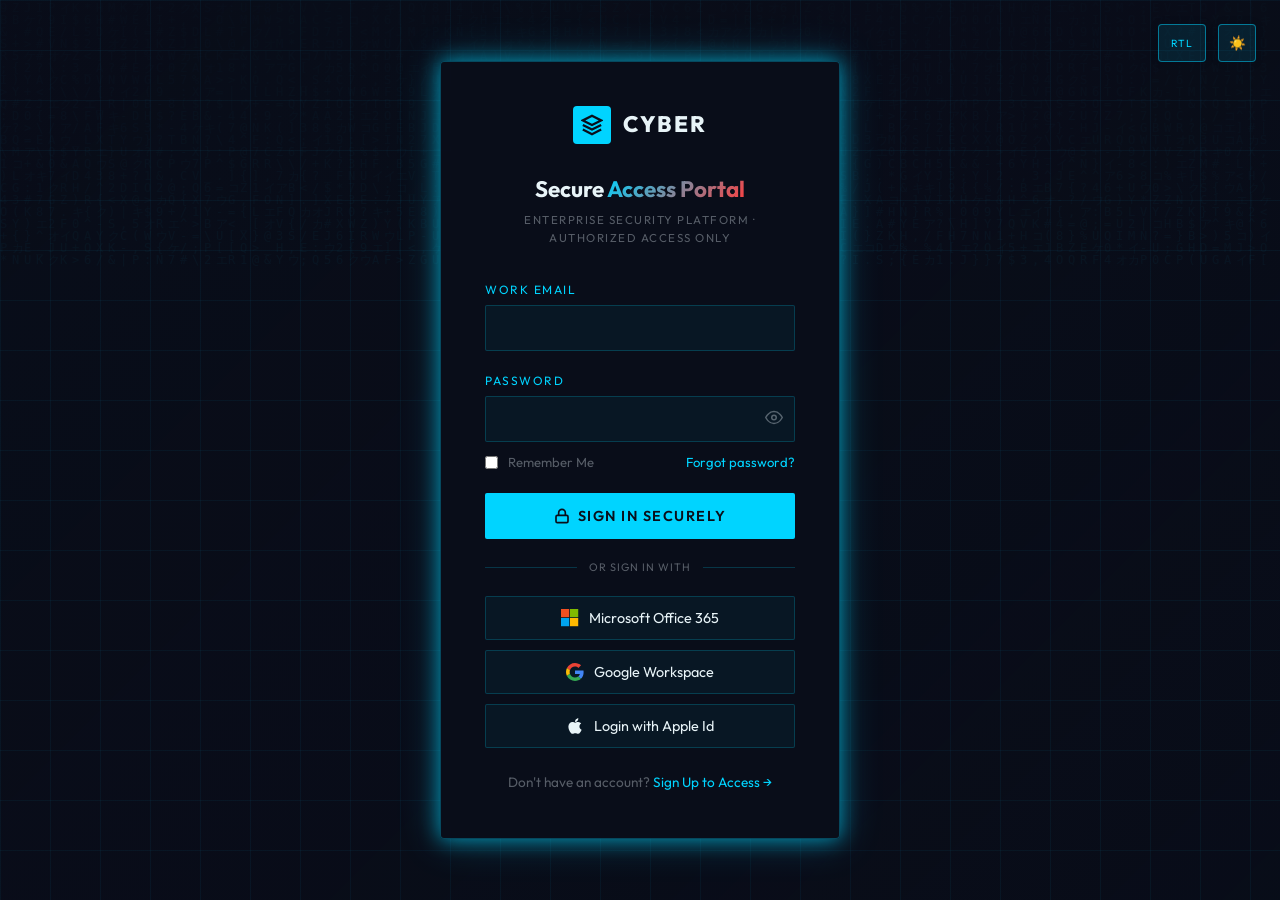
<file: login.html>
<!DOCTYPE html>
<html lang="en" data-theme="dark" dir="ltr">

<head>
  <meta charset="UTF-8" />
  <meta name="viewport" content="width=device-width,initial-scale=1.0" />
  <title>CyberShield — Login</title>
  <link rel="stylesheet" href="css/global.css" />
  <style>
    body {
      min-height: 100vh;
      display: flex;
      align-items: center;
      justify-content: center;
      background-image: url('https://images.unsplash.com/photo-1526374965328-7f61d4dc18c5?w=1920&q=80');
      background-size: cover;
      background-position: center;
      position: relative;
      overflow-y: auto;
      padding: 40px 20px;
    }

    body::before {
      content: '';
      position: fixed;
      inset: 0;
      background: var(--hero-overlay);
    }

    [data-theme="light"] body::before {
      background: linear-gradient(135deg, rgba(255, 255, 255, 0.5) 0%, rgba(255, 255, 255, 0.5) 60%, rgba(255, 255, 255, 0.5) 100%);
    }

    .login-wrap {
      position: relative;
      z-index: 1;
      width: 100%;
      max-width: 440px;
      padding: 20px;
    }

    .login-box {
      background: var(--primary-90);
      border: var(--border-glow);
      border-radius: 4px;
      padding: 44px;
      backdrop-filter: blur(20px);
      box-shadow: var(--glow-secondary);
      animation: fadeInUp 0.7s ease;
      position: relative;
    }

    .auth-utility-controls {
      position: fixed;
      top: 24px;
      right: 24px;
      display: flex;
      gap: 12px;
      z-index: 2000;
    }

    @media (max-width: 480px) {
      .login-box {
        padding: 28px 20px;
      }
    }

    @media (max-width: 360px) {
      .auth-utility-controls {
        position: absolute;
        top: 10px;
        right: 10px;
        z-index: 10;
      }
    }

    .login-logo {
      display: flex;
      flex-direction: row;
      align-items: center;
      gap: 12px;
      margin-bottom: 32px;
      justify-content: center;
    }

    .login-logo .brand-name {
      font-size: 1.4rem;
      font-weight: 800;
      letter-spacing: 2px;
      text-transform: uppercase;
    }

    .login-title {
      font-size: 1.4rem;
      text-align: center;
      margin-bottom: 8px;
    }

    .login-sub {
      font-family: var(--font-mono);
      font-size: 0.72rem;
      color: var(--text-dim);
      text-align: center;
      letter-spacing: 1.5px;
      margin-bottom: 32px;
    }

    .login-divider {
      display: flex;
      align-items: center;
      gap: 12px;
      margin: 20px 0;
    }

    .login-divider::before,
    .login-divider::after {
      content: '';
      flex: 1;
      height: 1px;
      background: var(--secondary-20);
    }

    .login-divider span {
      font-family: var(--font-mono);
      font-size: 0.68rem;
      color: var(--text-dim);
      letter-spacing: 1px;
    }

    .sso-btn {
      width: 100%;
      background: var(--secondary-05);
      border: 1px solid var(--secondary-20);
      color: var(--text-primary);
      padding: 12px;
      border-radius: 2px;
      font-family: var(--font-body);
      font-size: 0.9rem;
      display: flex;
      align-items: center;
      justify-content: center;
      gap: 10px;
      cursor: pointer;
      transition: var(--transition);
      margin-bottom: 10px;
    }

    .sso-btn:hover {
      background: var(--secondary-10);
      border-color: var(--secondary);
    }

    .sso-btn svg {
      width: 18px;
      height: 18px;
    }

    .forgot-link {
      text-align: right;
      font-size: 0.82rem;
      margin-top: -8px;
      margin-bottom: 20px;
    }

    .forgot-link a {
      color: var(--secondary);
      font-size: 0.82rem;
    }

    .login-footer {
      margin-top: 24px;
      text-align: center;
      font-size: 0.85rem;
      color: var(--text-dim);
    }

    .login-footer a {
      color: var(--secondary);
    }

    .security-indicator {
      display: flex;
      align-items: center;
      justify-content: center;
      gap: 8px;
      margin-top: 20px;
      font-family: var(--font-mono);
      font-size: 0.68rem;
      color: var(--text-dim);
    }

    .security-dot {
      width: 6px;
      height: 6px;
      background: #00ff88;
      border-radius: 50%;
      box-shadow: 0 0 6px #00ff88;
    }

    /* Corner decorations */
    .corner-deco {
      position: fixed;
      width: 60px;
      height: 60px;
      pointer-events: none;
      z-index: 0;
    }

    .corner-deco.tl {
      top: 20px;
      left: 20px;
      border-top: 1px solid var(--secondary-30);
      border-left: 1px solid var(--secondary-30);
    }

    .corner-deco.tr {
      top: 20px;
      right: 20px;
      border-top: 1px solid var(--secondary-30);
      border-right: 1px solid var(--secondary-30);
    }

    .corner-deco.bl {
      bottom: 20px;
      left: 20px;
      border-bottom: 1px solid var(--secondary-30);
      border-left: 1px solid var(--secondary-30);
    }

    .corner-deco.br {
      bottom: 20px;
      right: 20px;
      border-bottom: 1px solid var(--secondary-30);
      border-right: 1px solid var(--secondary-30);
    }

    .password-toggle {
      position: relative;
    }

    .password-toggle .form-control {
      padding-right: 44px;
    }

    .password-eye {
      position: absolute;
      right: 12px;
      top: 50%;
      transform: translateY(-50%);
      background: none;
      border: none;
      color: var(--text-dim);
      cursor: pointer;
      transition: color 0.3s;
    }

    .password-eye:hover {
      color: var(--secondary);
    }
  </style>
  <link rel="icon" href="favicon.svg" type="image/svg+xml" />
</head>

<body>
  <!-- NO HEADER / FOOTER on login page -->
  <div class="cyber-grid" style="position:fixed;inset:0;"></div>
  <div class="corner-deco tl"></div>
  <div class="corner-deco tr"></div>
  <div class="corner-deco bl"></div>
  <div class="corner-deco br"></div>

  <div class="auth-utility-controls">
    <button class="toggle-btn rtl-toggle" aria-label="Toggle RTL">RTL</button>
    <button class="toggle-btn theme-toggle" aria-label="Toggle theme">☀️</button>
  </div>

  <div class="login-wrap">
    <div class="login-box">
      <a href="index.html" class="login-logo" style="text-decoration:none;">
        <div class="brand-logo pulse-glow">
          <svg viewBox="0 0 24 24" fill="none" stroke="currentColor" stroke-width="2.5" style="width:22px;height:22px;">
            <path d="M12 2L2 7l10 5 10-5-10-5z" />
            <path d="M2 17l10 5 10-5" />
            <path d="M2 12l10 5 10-5" />
          </svg>
        </div>
        <span class="brand-name">CYBER<span></span></span>
      </a>

      <h2 class="login-title">Secure <span class="gradient-text">Access Portal</span></h2>
      <p class="login-sub">ENTERPRISE SECURITY PLATFORM · AUTHORIZED ACCESS ONLY</p>




      <form class="cyber-form" id="loginForm">
        <div class="form-group">
          <label>Work Email</label>
          <input type="email" class="form-control" placeholder="" required id="loginEmail" />
        </div>

        <div class="form-group">
          <label>Password</label>
          <div class="password-toggle">
            <input type="password" class="form-control" placeholder="" required id="loginPass" />
            <button type="button" class="password-eye" id="eyeBtn">
              <svg width="18" height="18" viewBox="0 0 24 24" fill="none" stroke="currentColor" stroke-width="2">
                <path d="M1 12s4-8 11-8 11 8 11 8-4 8-11 8-11-8-11-8z" />
                <circle cx="12" cy="12" r="3" />
              </svg>
            </button>
          </div>
        </div>

        <div
          style="display:flex; justify-content:space-between; align-items:center; margin-bottom:20px; margin-top: -10px;">
          <label
            style="display:flex;align-items:center;gap:10px;cursor:pointer;font-size:0.82rem;color:var(--text-dim);">
            <input type="checkbox" style="accent-color:var(--secondary);" />
            Remember Me
          </label>
          <div class="forgot-link" style="margin-top:0; margin-bottom:0;"><a href="#">Forgot password?</a></div>
        </div>

        <button type="submit" class="btn btn-primary" style="width:100%;padding:14px;font-size:0.9rem;">
          <svg width="16" height="16" viewBox="0 0 24 24" fill="none" stroke="currentColor" stroke-width="2.5">
            <rect x="3" y="11" width="18" height="11" rx="2" />
            <path d="M7 11V7a5 5 0 0110 0v4" />
          </svg>
          Sign In Securely
        </button>
      </form>
      <div class="login-divider"><span>OR SIGN IN WITH</span></div>

      <!-- SSO Options -->
      <button class="sso-btn">
        <svg viewBox="0 0 23 23" fill="#f25022">
          <rect width="10.5" height="10.5" />
          <rect x="11.5" width="10.5" height="10.5" fill="#7fba00" />
          <rect y="11.5" width="10.5" height="10.5" fill="#00a4ef" />
          <rect x="11.5" y="11.5" width="10.5" height="10.5" fill="#ffb900" />
        </svg>
        Microsoft Office 365
      </button>
      <button class="sso-btn">
        <svg viewBox="0 0 48 48">
          <path fill="#EA4335"
            d="M24 9.5c3.54 0 6.71 1.22 9.21 3.6l6.85-6.85C35.9 2.38 30.47 0 24 0 14.62 0 6.51 5.38 2.56 13.22l7.98 6.19C12.43 13.72 17.74 9.5 24 9.5z" />
          <path fill="#4285F4"
            d="M46.98 24.55c0-1.57-.15-3.09-.38-4.55H24v9.02h12.94c-.58 2.96-2.26 5.48-4.78 7.18l7.73 6c4.51-4.18 7.09-10.36 7.09-17.65z" />
          <path fill="#FBBC05"
            d="M10.53 28.59c-.48-1.45-.76-2.99-.76-4.59s.27-3.14.76-4.59l-7.98-6.19C.92 16.46 0 20.12 0 24s.92 7.54 2.56 10.78l7.97-6.19z" />
          <path fill="#34A853"
            d="M24 48c6.48 0 11.93-2.13 15.89-5.81l-7.73-6c-2.15 1.45-4.92 2.3-8.16 2.3-6.26 0-11.57-4.22-13.47-9.91l-7.98 6.19C6.51 42.62 14.62 48 24 48z" />
          <path fill="none" d="M0 0h48v48H0z" />
        </svg>
        Google Workspace
      </button>
      <button class="sso-btn">
        <svg viewBox="0 0 384 512" style="width:18px;height:18px;fill:currentColor;"><path d="M318.7 268.7c-.2-36.7 16.4-64.4 50-84.8-18.8-26.9-47.2-41.7-84.7-44.6-35.5-2.8-74.3 20.7-88.5 20.7-15 0-49.4-19.7-76.4-19.7C63.3 141.2 4 184.8 4 273.5q0 39.3 14.4 81.2c12.8 36.7 59 126.7 107.2 125.2 25.2-.6 43-17.9 75.8-17.9 31.8 0 48.3 17.9 76.4 17.9 48.6-1.5 90.3-82.5 102.6-119.3-65.2-30.7-61.7-90-61.7-91.9zm-56.6-164.2c27.3-32.4 24.8-61.9 24-72.5-24.1 1.4-52 16.4-67.9 34.9-17.5 19.8-27.8 44.3-25.6 71.9 26.1 2 49.9-11.4 69.5-34.3z"/></svg>
        Login with Apple Id
      </button>
      <div class="login-footer">
        Don't have an account? <a href="register.html">Sign Up to Access →</a>
      </div>


    </div>

    <!-- Back link -->

  </div>

  <script src="js/global.js"></script>
  <script>
    // Password toggle
    const eyeBtn = document.getElementById('eyeBtn');
    const passInput = document.getElementById('loginPass');
    if (eyeBtn && passInput) {
      eyeBtn.addEventListener('click', () => {
        passInput.type = passInput.type === 'password' ? 'text' : 'password';
      });
    }
    // Login form
    document.getElementById('loginForm')?.addEventListener('submit', e => {
      e.preventDefault();
      const btn = e.target.querySelector('[type=submit]');
      btn.textContent = 'Authenticating...';
      btn.disabled = true;
      setTimeout(() => {
        window.location.href = 'dashboard.html';
      }, 1400);
    });
  </script>
</body>

</html>
</file>
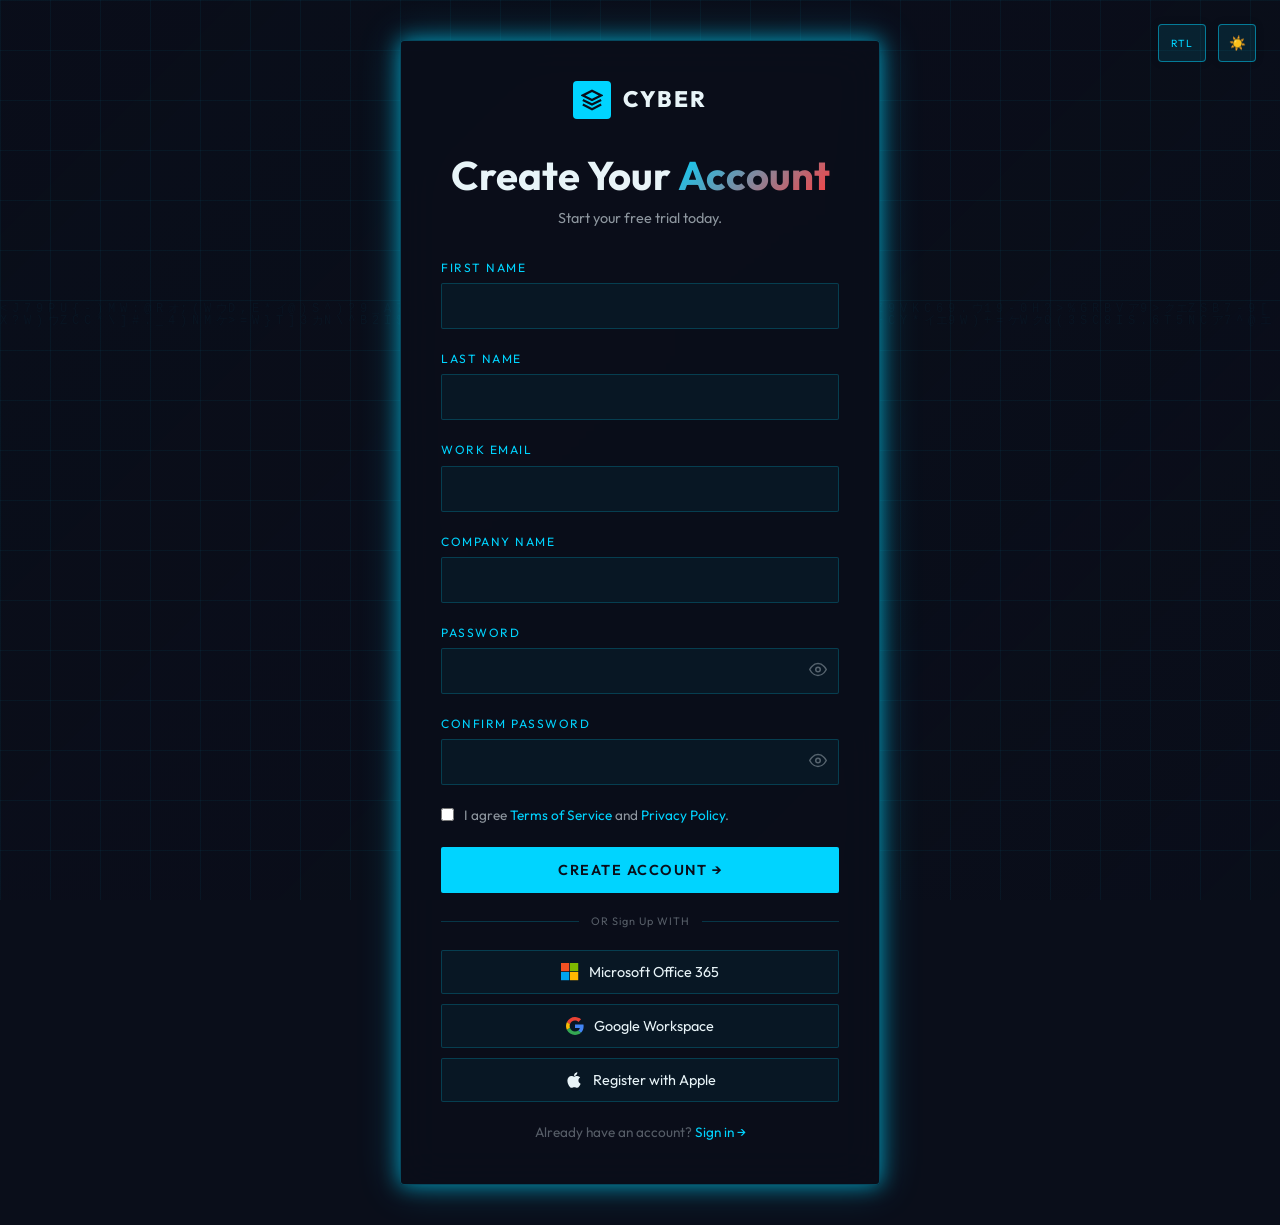
<file: register.html>
<!DOCTYPE html>
<html lang="en" data-theme="dark" dir="ltr">

<head>
  <meta charset="UTF-8" />
  <meta name="viewport" content="width=device-width,initial-scale=1.0" />
  <title>CyberShield — Request Access</title>
  <link rel="stylesheet" href="css/global.css" />
  <style>
    body {
      min-height: 100vh;
      display: flex;
      align-items: center;
      justify-content: center;
      background-image: url('https://images.unsplash.com/photo-1558494949-ef010cbdcc31?w=1920&q=80');
      background-size: cover;
      background-position: center;
      position: relative;
      overflow-y: auto;
      padding: 40px 20px;
    }

    body::before {
      content: '';
      position: fixed;
      inset: 0;
      background: var(--hero-overlay);
    }

    [data-theme="light"] body::before {
      background: linear-gradient(135deg, rgba(255, 255, 255, 0.5) 0%, rgba(255, 255, 255, 0.5) 60%, rgba(255, 255, 255, 0.5) 100%);
    }

    .register-wrap {
      position: relative;
      z-index: 10;
      width: 100%;
      max-width: 480px;
      /* Centered, compact layout like login */
      margin: 0 auto;
    }

    .register-box {
      background: var(--primary-90);
      border: var(--border-glow);
      border-radius: 4px;
      padding: 40px;
      backdrop-filter: blur(20px);
      box-shadow: var(--glow-secondary);
      animation: fadeInUp 0.7s ease;
      position: relative;
    }

    .auth-utility-controls {
      position: fixed;
      top: 24px;
      right: 24px;
      display: flex;
      gap: 12px;
      z-index: 2000;
    }

    .reg-brand-center {
      display: flex;
      flex-direction: row;
      align-items: center;
      gap: 12px;
      margin-bottom: 32px;
      justify-content: center;
      text-decoration: none;
    }
    .reg-brand-center .brand-name {
      font-size: 1.4rem;
      font-weight: 800;
      letter-spacing: 2px;
      text-transform: uppercase;
    }

    .reg-brand-center:hover .brand-logo {
      transform: scale(1.1);
      box-shadow: var(--glow-secondary);
    }

    .brand-logo {
      transition: var(--transition);
    }

    /* Remove grid, use single box */
    @media (max-width: 767px) {
      .register-box {
        padding: 28px 20px;
      }
    }

    /* LEFT PANEL */
    .register-left {
      background: var(--secondary-05);
      border-right: 1px solid var(--secondary-20);
      padding: 44px 36px;
      display: flex;
      flex-direction: column;
      justify-content: space-between;
    }

    @media (max-width: 767px) {
      .register-left {
        display: none;
      }
    }

    .reg-brand {
      margin-bottom: 40px;
    }

    .reg-tagline {
      font-size: 1.6rem;
      line-height: 1.2;
      margin-bottom: 20px;
    }

    .reg-features {
      display: flex;
      flex-direction: column;
      gap: 16px;
    }

    .reg-feature {
      display: flex;
      align-items: flex-start;
      gap: 12px;
    }

    .reg-feature-icon {
      width: 32px;
      height: 32px;
      background: var(--secondary-20);
      border-radius: 4px;
      display: flex;
      align-items: center;
      justify-content: center;
      color: var(--secondary);
      flex-shrink: 0;
    }

    .reg-feature-text h4 {
      font-size: 0.88rem;
      margin-bottom: 2px;
    }

    .reg-feature-text p {
      font-size: 0.8rem;
    }

    .reg-proof {
      background: var(--primary-80);
      border: var(--border-glow);
      border-radius: 4px;
      padding: 16px;
      margin-top: 32px;
    }

    .reg-proof p {
      font-size: 0.85rem;
      font-style: italic;
      margin-bottom: 10px;
    }

    .reg-proof-author {
      font-family: var(--font-mono);
      font-size: 0.7rem;
      color: var(--secondary);
      letter-spacing: 1px;
    }

    /* RIGHT PANEL */
    .register-right {
      padding: 44px;
    }

    @media (max-width: 480px) {
      .register-right {
        padding: 28px 20px;
      }
    }

    @media (max-width: 360px) {
      .auth-utility-controls {
        position: fixed;
        top: 20px;
        right: 20px;
        z-index: 3000;
      }
      .register-box {
        padding-top: 20px;
      }
    }

    .register-right h2 {
      margin-bottom: 8px;
      font-size: 1.4rem;
    }

    .register-right>p {
      font-size: 0.9rem;
      color: var(--text-muted);
      margin-bottom: 28px;
    }

    .step-dots {
      display: flex;
      gap: 8px;
      margin-bottom: 28px;
      justify-content: flex-start;
    }

    .step-dot {
      width: 28px;
      height: 4px;
      border-radius: 2px;
      background: var(--secondary-20);
      transition: background 0.3s;
    }

    .step-dot.active {
      background: var(--secondary);
    }

    .form-row {
      display: grid;
      grid-template-columns: 1fr 1fr;
      gap: 16px;
    }

    @media (max-width: 480px) {
      .form-row {
        grid-template-columns: 1fr;
      }
    }

    .password-strength {
      margin-top: 8px;
      display: flex;
      gap: 4px;
    }

    .strength-bar {
      flex: 1;
      height: 3px;
      border-radius: 2px;
      background: var(--secondary-20);
      transition: background 0.3s;
    }

    .strength-label {
      font-family: var(--font-mono);
      font-size: 0.65rem;
      color: var(--text-dim);
      margin-top: 4px;
    }

    .terms-check {
      display: flex;
      align-items: flex-start;
      gap: 10px;
      margin-bottom: 20px;
      font-size: 0.85rem;
      color: var(--text-muted);
    }

    .terms-check input {
      margin-top: 3px;
      accent-color: var(--secondary);
    }

    .terms-check a {
      color: var(--secondary);
    }

    .register-footer {
      margin-top: 20px;
      text-align: center;
      font-size: 0.85rem;
      color: var(--text-dim);
    }

    .register-footer a {
      color: var(--secondary);
    }

    .sso-btn {
      width: 100%;
      background: var(--secondary-05);
      border: 1px solid var(--secondary-20);
      color: var(--text-primary);
      padding: 12px;
      border-radius: 2px;
      font-family: var(--font-body);
      font-size: 0.9rem;
      display: flex;
      align-items: center;
      justify-content: center;
      gap: 10px;
      cursor: pointer;
      transition: var(--transition);
      margin-bottom: 10px;
    }

    .sso-btn:hover {
      background: var(--secondary-10);
      border-color: var(--secondary);
    }

    .sso-btn svg {
      width: 18px;
      height: 18px;
    }

    .login-divider {
      display: flex;
      align-items: center;
      gap: 12px;
      margin: 20px 0;
    }

    .login-divider::before,
    .login-divider::after {
      content: '';
      flex: 1;
      height: 1px;
      background: var(--secondary-20);
    }

    .login-divider span {
      font-family: var(--font-mono);
      font-size: 0.68rem;
      color: var(--text-dim);
      letter-spacing: 1px;
    }
  </style>
  <link rel="icon" href="favicon.svg" type="image/svg+xml" />
</head>

<body>
  <!-- NO HEADER / FOOTER on register page -->
  <div class="cyber-grid" style="position:fixed;inset:0;"></div>

  <div class="auth-utility-controls">
    <button class="toggle-btn rtl-toggle" aria-label="Toggle RTL">RTL</button>
    <button class="toggle-btn theme-toggle" aria-label="Toggle theme">☀️</button>
  </div>

  <div class="register-wrap">
    <div class="register-box">
      <a href="index.html" class="reg-brand-center">
        <div class="brand-logo pulse-glow">
          <svg viewBox="0 0 24 24" fill="none" stroke="currentColor" stroke-width="2.5" style="width:22px;height:22px;">
            <path d="M12 2L2 7l10 5 10-5-10-5z" />
            <path d="M2 17l10 5 10-5" />
            <path d="M2 12l10 5 10-5" />
          </svg>
        </div>
        <span class="brand-name">CYBER<span></span></span>
      </a>

      <div style="text-align:center;">
        <h2 style="margin-bottom:8px;">Create Your <span class="gradient-text">Account</span></h2>
        <p style="font-size:0.9rem;color:var(--text-muted);margin-bottom:28px;">Start your free trial today.</p>
      </div>

      <form class="cyber-form" id="registerForm">
        <div class="form-group">
          <label>First Name</label>
          <input type="text" class="form-control" placeholder="" required />
        </div>

        <div class="form-group">
          <label>Last Name</label>
          <input type="text" class="form-control" placeholder="" required />
        </div>
        <div class="form-group">
          <label>Work Email</label>
          <input type="email" class="form-control" placeholder="" required id="regEmail" />
        </div>

        <div class="form-group">
          <label>Company Name</label>
          <input type="text" class="form-control" placeholder="" required />
        </div>




        <div class="form-group">
          <label>Password</label>
          <div style="position:relative;">
            <input type="password" class="form-control" placeholder="" required id="regPass"
              style="padding-right:44px;" />
            <button type="button" id="regEyeBtn"
              style="position:absolute;right:12px;top:50%;transform:translateY(-50%);background:none;border:none;color:var(--text-dim);cursor:pointer;">
              <svg width="18" height="18" viewBox="0 0 24 24" fill="none" stroke="currentColor" stroke-width="2">
                <path d="M1 12s4-8 11-8 11 8 11 8-4 8-11 8-11-8-11-8z" />
                <circle cx="12" cy="12" r="3" />
              </svg>
            </button>
          </div>

        </div>
        <div class="form-group">
          <label>Confirm Password</label>
          <div style="position:relative;">
            <input type="password" class="form-control" placeholder="" required id="regPass"
              style="padding-right:44px;" />
            <button type="button" id="regEyeBtn"
              style="position:absolute;right:12px;top:50%;transform:translateY(-50%);background:none;border:none;color:var(--text-dim);cursor:pointer;">
              <svg width="18" height="18" viewBox="0 0 24 24" fill="none" stroke="currentColor" stroke-width="2">
                <path d="M1 12s4-8 11-8 11 8 11 8-4 8-11 8-11-8-11-8z" />
                <circle cx="12" cy="12" r="3" />
              </svg>
            </button>
          </div>

        </div>


        <div class="terms-check">
          <input type="checkbox" required />
          <span>I agree <a href="#">Terms of Service</a> and <a href="#">Privacy Policy</a>. </span>
        </div>

        <button type="submit" class="btn btn-primary" style="width:100%;padding:14px;font-size:0.9rem;">
          Create Account →
        </button>
      </form>
      <div class="login-divider"><span>OR Sign Up WITH</span></div>

      <!-- SSO Options -->
      <button class="sso-btn">
        <svg viewBox="0 0 23 23" fill="#f25022">
          <rect width="10.5" height="10.5" />
          <rect x="11.5" width="10.5" height="10.5" fill="#7fba00" />
          <rect y="11.5" width="10.5" height="10.5" fill="#00a4ef" />
          <rect x="11.5" y="11.5" width="10.5" height="10.5" fill="#ffb900" />
        </svg>
        Microsoft Office 365
      </button>
      <button class="sso-btn">
        <svg viewBox="0 0 48 48">
          <path fill="#EA4335"
            d="M24 9.5c3.54 0 6.71 1.22 9.21 3.6l6.85-6.85C35.9 2.38 30.47 0 24 0 14.62 0 6.51 5.38 2.56 13.22l7.98 6.19C12.43 13.72 17.74 9.5 24 9.5z" />
          <path fill="#4285F4"
            d="M46.98 24.55c0-1.57-.15-3.09-.38-4.55H24v9.02h12.94c-.58 2.96-2.26 5.48-4.78 7.18l7.73 6c4.51-4.18 7.09-10.36 7.09-17.65z" />
          <path fill="#FBBC05"
            d="M10.53 28.59c-.48-1.45-.76-2.99-.76-4.59s.27-3.14.76-4.59l-7.98-6.19C.92 16.46 0 20.12 0 24s.92 7.54 2.56 10.78l7.97-6.19z" />
          <path fill="#34A853"
            d="M24 48c6.48 0 11.93-2.13 15.89-5.81l-7.73-6c-2.15 1.45-4.92 2.3-8.16 2.3-6.26 0-11.57-4.22-13.47-9.91l-7.98 6.19C6.51 42.62 14.62 48 24 48z" />
          <path fill="none" d="M0 0h48v48H0z" />
        </svg>
        Google Workspace
      </button>
      <button class="sso-btn">
        <svg viewBox="0 0 384 512" style="width:18px;height:18px;fill:currentColor;"><path d="M318.7 268.7c-.2-36.7 16.4-64.4 50-84.8-18.8-26.9-47.2-41.7-84.7-44.6-35.5-2.8-74.3 20.7-88.5 20.7-15 0-49.4-19.7-76.4-19.7C63.3 141.2 4 184.8 4 273.5q0 39.3 14.4 81.2c12.8 36.7 59 126.7 107.2 125.2 25.2-.6 43-17.9 75.8-17.9 31.8 0 48.3 17.9 76.4 17.9 48.6-1.5 90.3-82.5 102.6-119.3-65.2-30.7-61.7-90-61.7-91.9zm-56.6-164.2c27.3-32.4 24.8-61.9 24-72.5-24.1 1.4-52 16.4-67.9 34.9-17.5 19.8-27.8 44.3-25.6 71.9 26.1 2 49.9-11.4 69.5-34.3z"/></svg>
        Register with Apple
      </button>
      <div class="register-footer">
        Already have an account? <a href="login.html">Sign in →</a>
      </div>


    </div>
  </div>

  
  </div>

  <script src="js/global.js"></script>
  <script>
    // Password toggle
    document.getElementById('regEyeBtn')?.addEventListener('click', () => {
      const p = document.getElementById('regPass');
      p.type = p.type === 'password' ? 'text' : 'password';
    });

    // Password strength
    const regPass = document.getElementById('regPass');
    const bars = document.querySelectorAll('.strength-bar');
    const label = document.getElementById('strengthLabel');
    const strengthColors = ['var(--accent)', '#ffa500', '#ffa500', 'var(--secondary)'];
    const strengthLabels = ['', 'Weak', 'Moderate', 'Strong', 'Very Strong'];

    regPass?.addEventListener('input', () => {
      const v = regPass.value;
      let score = 0;
      if (v.length >= 8) score++;
      if (v.length >= 12) score++;
      if (/[A-Z]/.test(v) && /[0-9]/.test(v)) score++;
      if (/[^A-Za-z0-9]/.test(v)) score++;

      bars.forEach((bar, i) => {
        bar.style.background = i < score ? strengthColors[score - 1] || 'var(--secondary)' : 'var(--secondary-20)';
      });
      if (label) label.textContent = strengthLabels[score] || 'Enter a password';
    });

    // Register form
    document.getElementById('registerForm')?.addEventListener('submit', e => {
      e.preventDefault();
      const btn = e.target.querySelector('[type=submit]');
      btn.textContent = 'Creating account...';
      btn.disabled = true;
      // Animate step dots
      document.querySelectorAll('.step-dot').forEach((dot, i) => {
        setTimeout(() => dot.classList.add('active'), i * 400);
      });
      setTimeout(() => {
        window.location.href = 'dashboard.html';
      }, 1800);
    });
  </script>
</body>

</html>
</file>
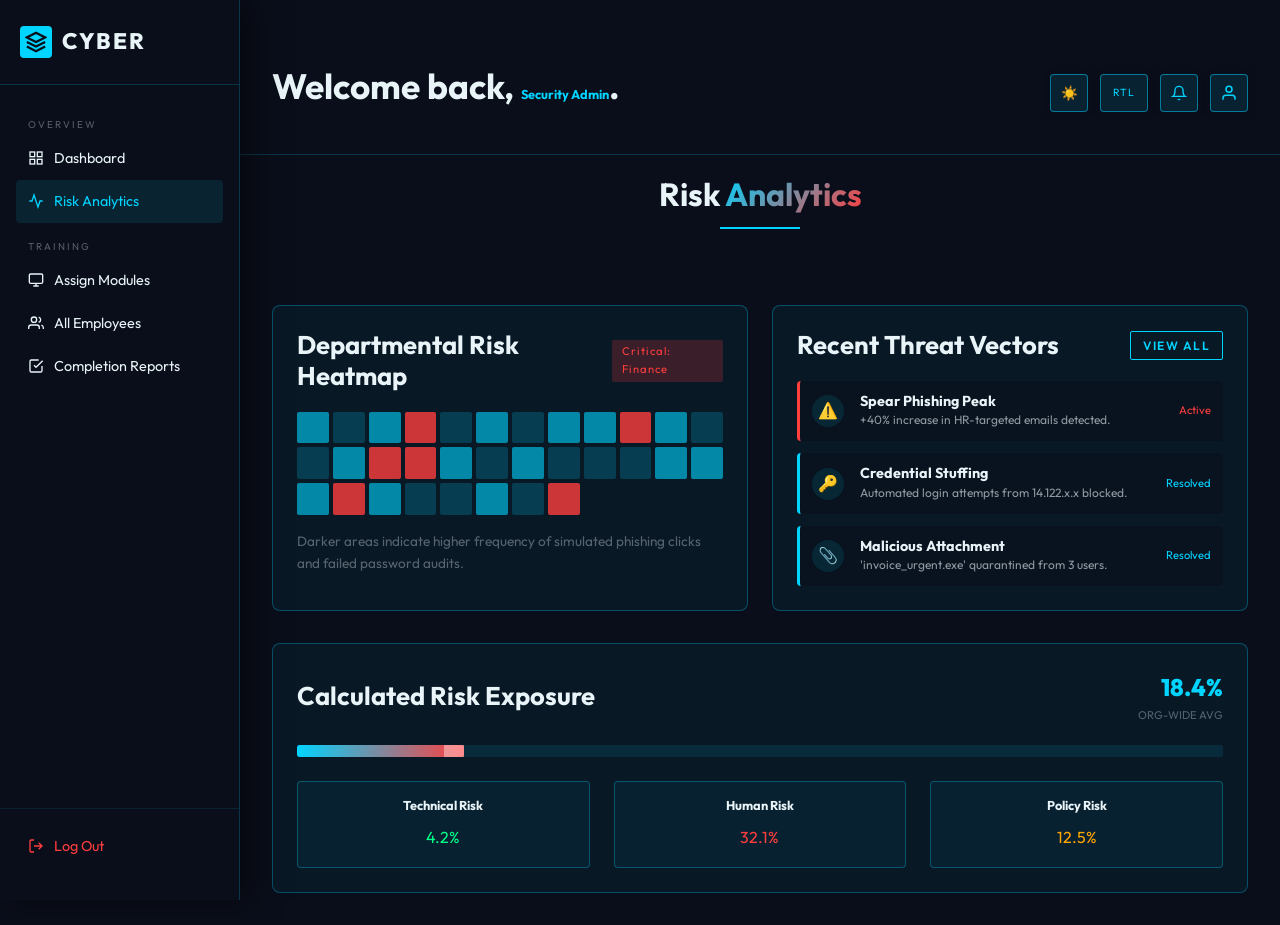
<file: risk-analytics.html>
<!DOCTYPE html>
<html lang="en" data-theme="dark" dir="ltr">

<head>
  <meta charset="UTF-8" />
  <meta name="viewport" content="width=device-width,initial-scale=1.0" />
  <title>Analytics — CyberShield Dashboard</title>
  <link rel="stylesheet" href="css/global.css" />
  <style>
    /* ============ DASHBOARD STYLES ============ */
    body {
      background: var(--primary);
    }

    .dashboard-layout {
      display: grid;
      grid-template-columns: 240px 1fr;
      min-height: 100vh;
    }

    @media (max-width: 1023px) {
      .dashboard-layout {
        grid-template-columns: 1fr;
      }

      .hamburger-dash {
        display: flex !important;
        align-items: center;
        justify-content: center;
        color: #fff;
        box-shadow: var(--glow-secondary);
      }

      .dash-main {
        padding-top: 80px;
      }
    }

    /* SIDEBAR */
    .dash-sidebar {
      background: var(--primary);
      border-right: 1px solid var(--secondary-20);
      padding: 0;
      position: sticky;
      top: 0;
      height: 100vh;
      overflow-y: auto;
      z-index: 1001;
      display: flex;
      flex-direction: column;
      box-shadow: 10px 0 30px rgba(0,0,0,0.5);
    }

    @media (max-width: 1023px) {
      .dash-sidebar {
        position: fixed;
        left: -240px;
        top: 0;
        transition: transform 0.3s ease;
        background: var(--primary);
        z-index: 3000;
      }

      .dash-sidebar.open {
        transform: translateX(240px);
      }
    }

    .sidebar-header {
      padding: 24px 20px;
      border-bottom: 1px solid var(--secondary-20);
      margin-bottom: 24px;
      display: flex;
      align-items: center;
      justify-content: space-between;
    }

    .sidebar-header .brand-logo {
      width: 32px;
      height: 32px;
    }

    .sidebar-header .brand-name {
      font-size: 1.4rem;
      font-weight: 800;
      letter-spacing: 2px;
      text-transform: uppercase;
    }

    .dash-sidebar-close {
      display: none;
      background: var(--secondary);
      border: none;
      color: #fff;
      cursor: pointer;
      padding: 6px;
      border-radius: 4px;
      line-height: 0;
      box-shadow: var(--glow-secondary);
    }

    @media (max-width: 1023px) {
      .dash-sidebar-close {
        display: block;
      }
    }

    .sidebar-nav {
      flex: 1;
      padding-bottom: 24px;
      display: flex;
      flex-direction: column;
    }

    .sidebar-section {
      padding: 0 16px;
      margin-bottom: 8px;
    }

    .sidebar-label {
      font-family: var(--font-mono);
      font-size: 0.62rem;
      letter-spacing: 2px;
      text-transform: uppercase;
      color: var(--text-dim);
      padding: 8px 12px 4px;
      display: block;
    }

    .sidebar-link {
      display: flex;
      align-items: center;
      gap: 10px;
      padding: 10px 12px;
      border-radius: 4px;
      color: var(--text-primary);
      font-size: 0.9rem;
      font-family: var(--font-body);
      transition: var(--transition);
      cursor: pointer;
      text-decoration: none;
    }

    .sidebar-link:hover,
    .sidebar-link.active {
      background: var(--secondary-10);
      color: var(--secondary);
    }

    .sidebar-link svg {
      width: 16px;
      height: 16px;
      flex-shrink: 0;
    }

    /* MAIN CONTENT */
    .dash-main {
      padding: 32px;
      overflow-x: hidden;
    }

    .dashboard-header {
      display: flex;
      flex-direction: row;
      align-items: center;
      justify-content: space-between;
      padding: 16px 32px;
      background: var(--primary);
      border-bottom: 1px solid var(--secondary-20);
      position: sticky;
      top: 0;
      z-index: 1000;
      margin: -32px -32px 32px -32px;
    }

    @media (max-width: 1023px) {
      .dashboard-header {
        padding-left: 80px; 
        padding-right: 20px;
        margin: -20px -16px 20px -16px;
      }
    }

    @media (max-width: 480px) {
      .dashboard-header {
        padding-left: 16px;
        padding-right: 16px;
        flex-direction: column;
        justify-content: center;
        text-align: center;
        gap: 12px;
      }
      .header-actions {
        justify-content: center;
        width: 100%;
      }
    }

    @media (max-width: 360px) {
      .welcome-line .page-title {
        font-size: 1.4rem !important;
        padding-left: 60px !important;
      }
    }

    .welcome-line {
      font-size: 0.9rem;
      color: var(--text-primary);
      font-weight: 500;
    }

    .welcome-line span {
      color: var(--secondary);
      font-weight: 700;
      font-family: var(--font-mono);
      font-size: 0.8rem;
    }

    .header-actions {
      display: flex;
      align-items: center;
      gap: 12px;
    }

    .dash-topbar {
      margin-bottom: 40px;
      display: flex;
      justify-content: center;
      text-align: center;
    }

    .dash-title h1 {
      font-size: 2rem;
      margin-bottom: 8px;
    }

    /* ANALYTICS SPECIFIC */
    .risk-grid {
      display: grid;
      grid-template-columns: 1fr 1fr;
      gap: 24px;
      margin-bottom: 32px;
    }

    @media (max-width: 900px) {
      .risk-grid { grid-template-columns: 1fr; }
    }

    .chart-panel {
      background: var(--secondary-05);
      border: var(--border-glow);
      border-radius: 8px;
      padding: 24px;
    }

    .chart-header {
      display: flex;
      justify-content: space-between;
      align-items: center;
      margin-bottom: 20px;
    }

    .heatmap {
      display: grid;
      grid-template-columns: repeat(12, 1fr);
      gap: 4px;
    }

    .heat-cell {
      aspect-ratio: 1;
      border-radius: 2px;
      background: var(--secondary-10);
    }

    .heat-cell.high { background: var(--accent); opacity: 0.8; }
    .heat-cell.med { background: var(--secondary); opacity: 0.6; }
    .heat-cell.low { background: var(--secondary); opacity: 0.2; }

    .threat-list {
      display: flex;
      flex-direction: column;
      gap: 12px;
    }

    .threat-item {
      display: flex;
      align-items: center;
      gap: 16px;
      padding: 12px;
      background: var(--primary-50);
      border-radius: 4px;
      border-left: 3px solid var(--secondary);
    }

    .threat-item.critical { border-left-color: var(--accent); }

    .threat-icon {
      width: 32px;
      height: 32px;
      background: var(--secondary-10);
      border-radius: 50%;
      display: flex;
      align-items: center;
      justify-content: center;
      color: var(--secondary);
    }
  </style>
  <link rel="icon" href="favicon.svg" type="image/svg+xml" />
</head>

<body>
  <div class="dashboard-layout">
    <div class="hamburger-dash" id="dash-hamburger"
      style="position:fixed;top:20px;left:20px;z-index:2000;display:none;background:var(--secondary);color:#fff;padding:12px;border-radius:8px;cursor:pointer;box-shadow:var(--glow-secondary);border:none;">
      <svg width="24" height="24" viewBox="0 0 24 24" fill="none" stroke="currentColor" stroke-width="2.5">
        <path d="M3 12h18M3 6h18M3 18h18" />
      </svg>
    </div>

    <!-- SIDEBAR -->
    <aside class="dash-sidebar" id="dash-sidebar">
      <div class="sidebar-header">
        <a href="index.html" style="display:flex;align-items:center;gap:10px;text-decoration:none;">
          <div class="brand-logo pulse-glow">
            <svg viewBox="0 0 24 24" fill="none" stroke="currentColor" stroke-width="2.5">
              <path d="M12 2L2 7l10 5 10-5-10-5z" />
              <path d="M2 17l10 5 10-5" />
              <path d="M2 12l10 5 10-5" />
            </svg>
          </div>
          <span class="brand-name">CYBER<span></span></span>
        </a>
        <button class="dash-sidebar-close" id="dash-close" aria-label="Close menu">
          <svg width="22" height="22" viewBox="0 0 24 24" fill="none" stroke="currentColor" stroke-width="2.5">
            <path d="M18 6L6 18M6 6l12 12" />
          </svg>
        </button>
      </div>

      <div class="sidebar-nav">
        <div class="sidebar-section">
          <span class="sidebar-label">Overview</span>
          <a class="sidebar-link" href="dashboard.html">
            <svg viewBox="0 0 24 24" fill="none" stroke="currentColor" stroke-width="2">
              <rect x="3" y="3" width="7" height="7" />
              <rect x="14" y="3" width="7" height="7" />
              <rect x="3" y="14" width="7" height="7" />
              <rect x="14" y="14" width="7" height="7" />
            </svg>
            Dashboard
          </a>
          <a class="sidebar-link active" href="risk-analytics.html">
            <svg viewBox="0 0 24 24" fill="none" stroke="currentColor" stroke-width="2">
              <polyline points="22 12 18 12 15 21 9 3 6 12 2 12" />
            </svg>
            Risk Analytics
          </a>
        </div>

        <div class="sidebar-section">
          <span class="sidebar-label">Training</span>
          <a class="sidebar-link" href="assign-modules.html">
            <svg viewBox="0 0 24 24" fill="none" stroke="currentColor" stroke-width="2">
              <rect x="2" y="3" width="20" height="14" rx="2" />
              <path d="M8 21h8M12 17v4" />
            </svg>
            Assign Modules
          </a>
          <a class="sidebar-link" href="all-employees.html">
            <svg viewBox="0 0 24 24" fill="none" stroke="currentColor" stroke-width="2">
              <path d="M17 21v-2a4 4 0 00-4-4H5a4 4 0 00-4 4v2" />
              <circle cx="9" cy="7" r="4" />
              <path d="M23 21v-2a4 4 0 00-3-3.87M16 3.13a4 4 0 010 7.75" />
            </svg>
            All Employees
          </a>
          <a class="sidebar-link" href="completion-reports.html">
            <svg viewBox="0 0 24 24" fill="none" stroke="currentColor" stroke-width="2">
              <path d="M9 11l3 3L22 4" />
              <path d="M21 12v7a2 2 0 01-2 2H5a2 2 0 01-2-2V5a2 2 0 012-2h11" />
            </svg>
            Completion Reports
          </a>
        </div>

        <div class="sidebar-section" style="margin-top:auto;border-top:1px solid var(--secondary-10);padding-top:16px;">
          
          <a class="sidebar-link" href="index.html" style="color:var(--accent);">
            <svg viewBox="0 0 24 24" fill="none" stroke="currentColor" stroke-width="2"><path d="M9 21H5a2 2 0 01-2-2V5a2 2 0 012-2h4M16 17l5-5-5-5M21 12H9"/></svg>
            Log Out
          </a>
        </div>
      </div>
    </aside>

    <main class="dash-main">
      <!-- DASHBOARD HEADER -->
      <header class="dashboard-header">
        <div class="welcome-line">
          <h1 class="page-title" style="font-size: 2.2rem; margin-bottom: 12px;">
            Welcome back, <span style="color: var(--secondary);">Security Admin</span>.
          </h1>
        </div>
        <div class="header-actions">
          <button class="toggle-btn theme-toggle" aria-label="Toggle Theme">☀️</button>
          <button class="toggle-btn rtl-toggle" aria-label="Toggle RTL" style="font-size:0.65rem;">RTL</button>
          <div class="notif-wrap">
            <button class="toggle-btn" aria-label="Notifications">
              <svg width="16" height="16" viewBox="0 0 24 24" fill="none" stroke="currentColor" stroke-width="2">
                <path d="M18 8A6 6 0 006 8c0 7-3 9-3 9h18s-3-2-3-9M13.73 21a2 2 0 01-3.46 0" />
              </svg>
            </button>
            <span class="notif-dot"></span>
          </div>
          <button class="toggle-btn" aria-label="User Profile">
            <svg width="18" height="18" viewBox="0 0 24 24" fill="none" stroke="currentColor" stroke-width="2">
              <path d="M20 21v-2a4 4 0 00-4-4H8a4 4 0 00-4 4v2"/><circle cx="12" cy="7" r="4"/>
            </svg>
          </button>
        </div>
      </header>

      <div class="dash-topbar">
        <div class="dash-title">
          <h1>Risk <span class="gradient-text">Analytics</span></h1>
        </div>
      </div>

      <div class="risk-grid">
        <div class="chart-panel">
          <div class="chart-header">
            <h3>Departmental Risk Heatmap</h3>
            <span class="badge badge-accent">Critical: Finance</span>
          </div>
          <div class="heatmap">
            <!-- Simulated Heatmap Grid -->
            <div class="heat-cell med"></div><div class="heat-cell low"></div><div class="heat-cell med"></div><div class="heat-cell high"></div>
            <div class="heat-cell low"></div><div class="heat-cell med"></div><div class="heat-cell low"></div><div class="heat-cell med"></div>
            <div class="heat-cell med"></div><div class="heat-cell high"></div><div class="heat-cell med"></div><div class="heat-cell low"></div>
            <div class="heat-cell low"></div><div class="heat-cell med"></div><div class="heat-cell high"></div><div class="heat-cell high"></div>
            <div class="heat-cell med"></div><div class="heat-cell low"></div><div class="heat-cell med"></div><div class="heat-cell low"></div>
            <div class="heat-cell low"></div><div class="heat-cell low"></div><div class="heat-cell med"></div><div class="heat-cell med"></div>
            <div class="heat-cell med"></div><div class="heat-cell high"></div><div class="heat-cell med"></div><div class="heat-cell low"></div>
            <div class="heat-cell low"></div><div class="heat-cell med"></div><div class="heat-cell low"></div><div class="heat-cell high"></div>
          </div>
          <p style="margin-top:16px; font-size:0.85rem; color:var(--text-dim);">Darker areas indicate higher frequency of simulated phishing clicks and failed password audits.</p>
        </div>

        <div class="chart-panel">
          <div class="chart-header">
            <h3>Recent Threat Vectors</h3>
            <a href="#" class="btn btn-outline" style="padding:4px 12px; font-size:0.75rem;">View All</a>
          </div>
          <div class="threat-list">
            <div class="threat-item critical">
              <div class="threat-icon">⚠️</div>
              <div style="flex:1;">
                <h4 style="font-size:0.9rem;">Spear Phishing Peak</h4>
                <p style="font-size:0.75rem;">+40% increase in HR-targeted emails detected.</p>
              </div>
              <span style="font-family:var(--font-mono); font-size:0.7rem; color:var(--accent);">Active</span>
            </div>
            <div class="threat-item">
              <div class="threat-icon">🔑</div>
              <div style="flex:1;">
                <h4 style="font-size:0.9rem;">Credential Stuffing</h4>
                <p style="font-size:0.75rem;">Automated login attempts from 14.122.x.x blocked.</p>
              </div>
              <span style="font-family:var(--font-mono); font-size:0.7rem; color:var(--secondary);">Resolved</span>
            </div>
            <div class="threat-item">
              <div class="threat-icon">📎</div>
              <div style="flex:1;">
                <h4 style="font-size:0.9rem;">Malicious Attachment</h4>
                <p style="font-size:0.75rem;">'invoice_urgent.exe' quarantined from 3 users.</p>
              </div>
              <span style="font-family:var(--font-mono); font-size:0.7rem; color:var(--secondary);">Resolved</span>
            </div>
          </div>
        </div>
      </div>

      <div class="chart-panel">
        <div class="chart-header">
          <h3>Calculated Risk Exposure</h3>
          <div style="text-align:right;">
            <div style="font-size:1.5rem; font-weight:800; color:var(--secondary);">18.4%</div>
            <div style="font-size:0.7rem; color:var(--text-dim);">ORG-WIDE AVG</div>
          </div>
        </div>
        <div class="progress-bar" style="height:12px; margin-bottom:24px;">
          <div class="progress-bar-fill" style="width:18.4%;"></div>
        </div>
        <div class="card-grid card-grid-3">
          <div class="card" style="padding:16px;">
            <h4 style="font-size:0.8rem;">Technical Risk</h4>
            <div style="color:#00ff88;">4.2%</div>
          </div>
          <div class="card" style="padding:16px;">
            <h4 style="font-size:0.8rem;">Human Risk</h4>
            <div style="color:var(--accent);">32.1%</div>
          </div>
          <div class="card" style="padding:16px;">
            <h4 style="font-size:0.8rem;">Policy Risk</h4>
            <div style="color:#ffa500;">12.5%</div>
          </div>
        </div>
      </div>
    </main>
  </div>

  <script src="js/global.js"></script>
  <script>
    const hamburger = document.getElementById('dash-hamburger');
    const closeBtn = document.getElementById('dash-close');
    const sidebar = document.getElementById('dash-sidebar');

    hamburger?.addEventListener('click', (e) => {
      e.stopPropagation();
      sidebar.classList.toggle('open');
    });

    closeBtn?.addEventListener('click', () => {
      sidebar.classList.remove('open');
    });

    sidebar.querySelectorAll('.sidebar-link').forEach(link => {
      link.addEventListener('click', () => {
        sidebar.classList.remove('open');
      });
    });

    document.addEventListener('click', (e) => {
      if (sidebar.classList.contains('open') && !sidebar.contains(e.target) && e.target !== hamburger) {
        sidebar.classList.remove('open');
      }
    });
  </script>
</body>
</html>
</file>
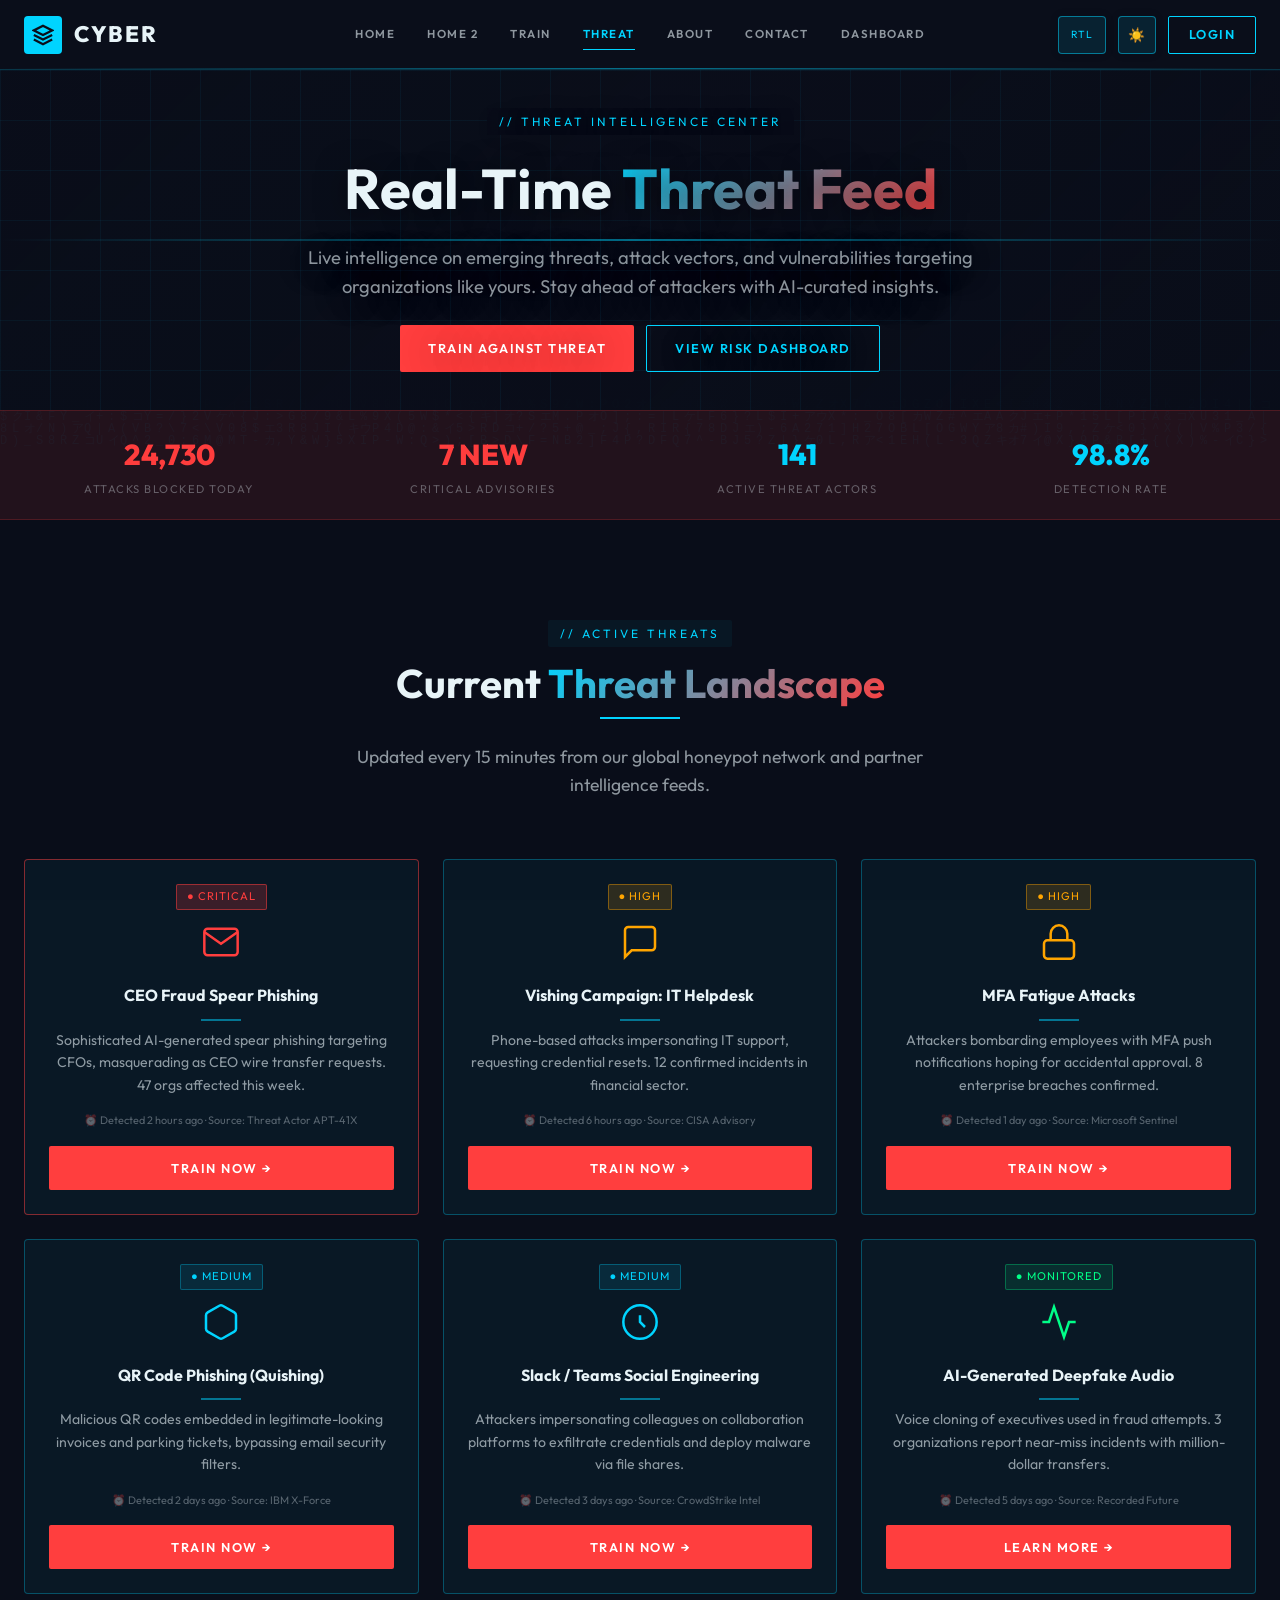
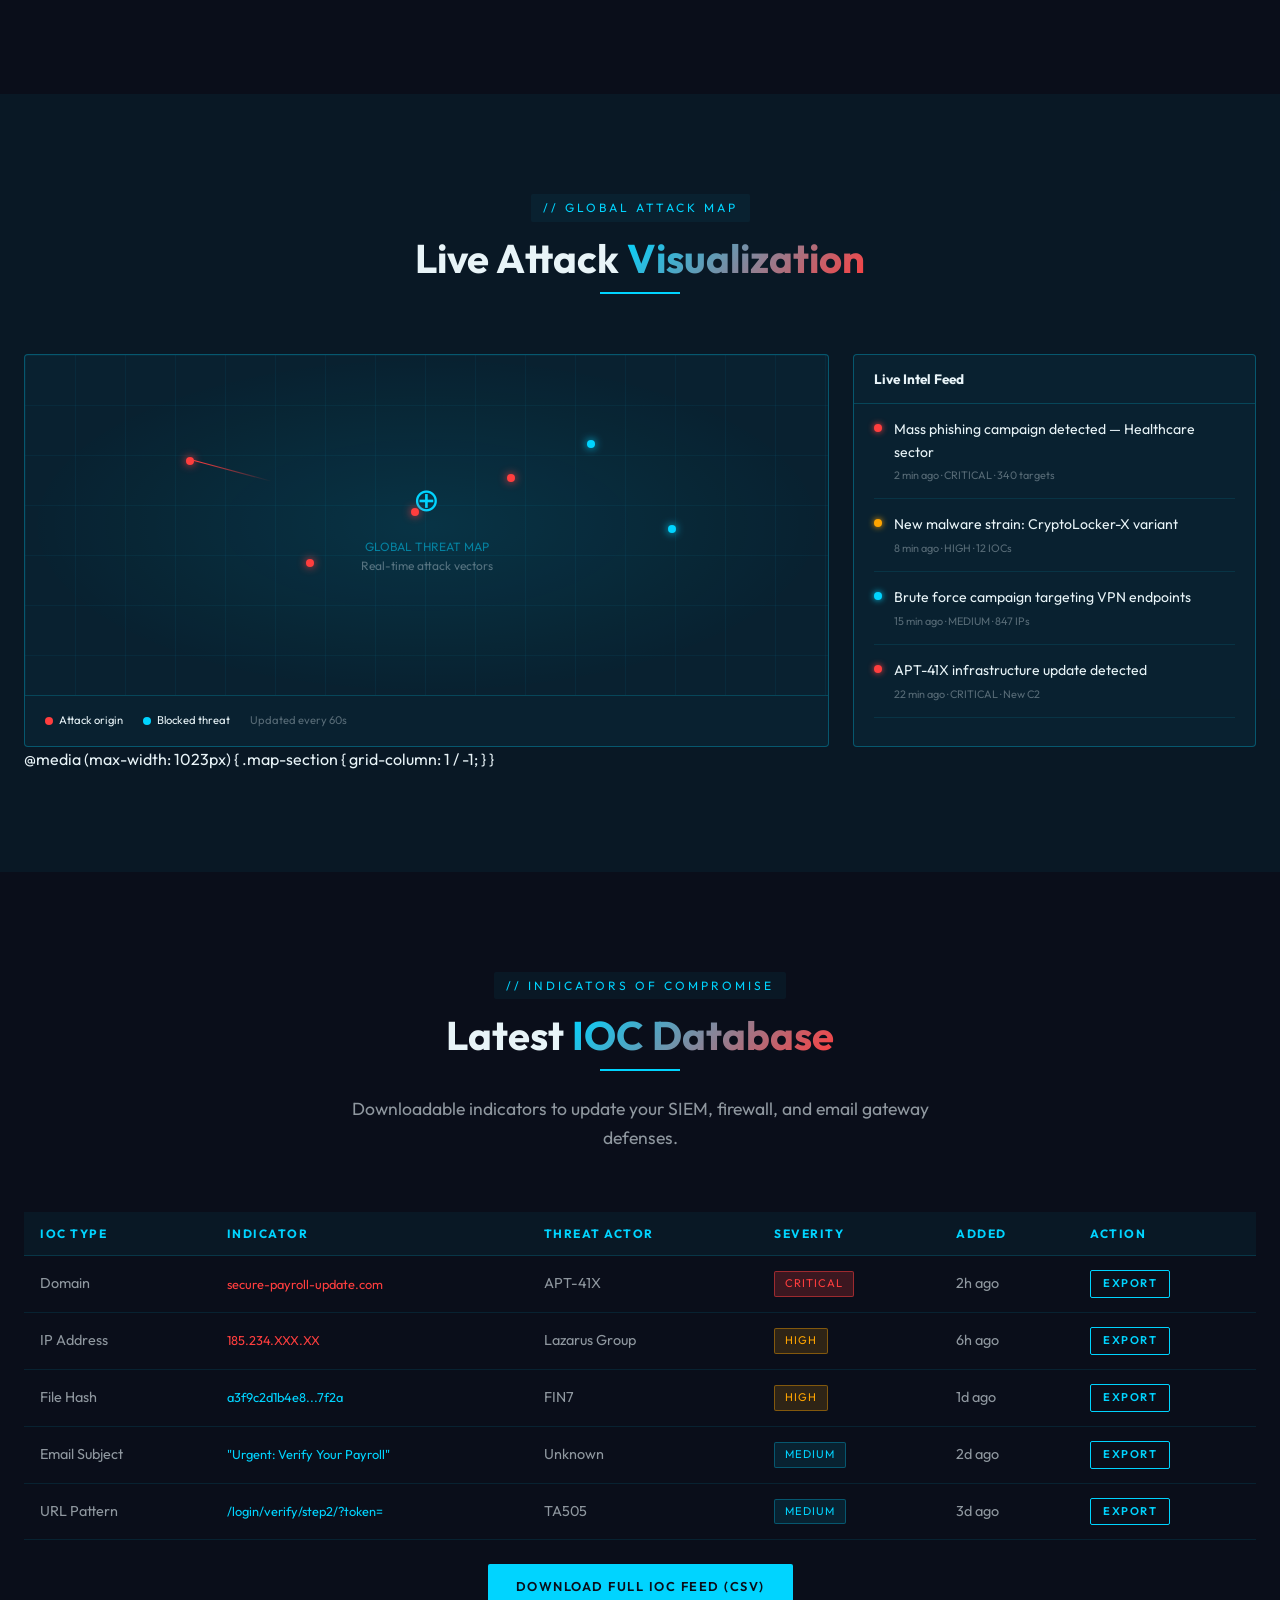
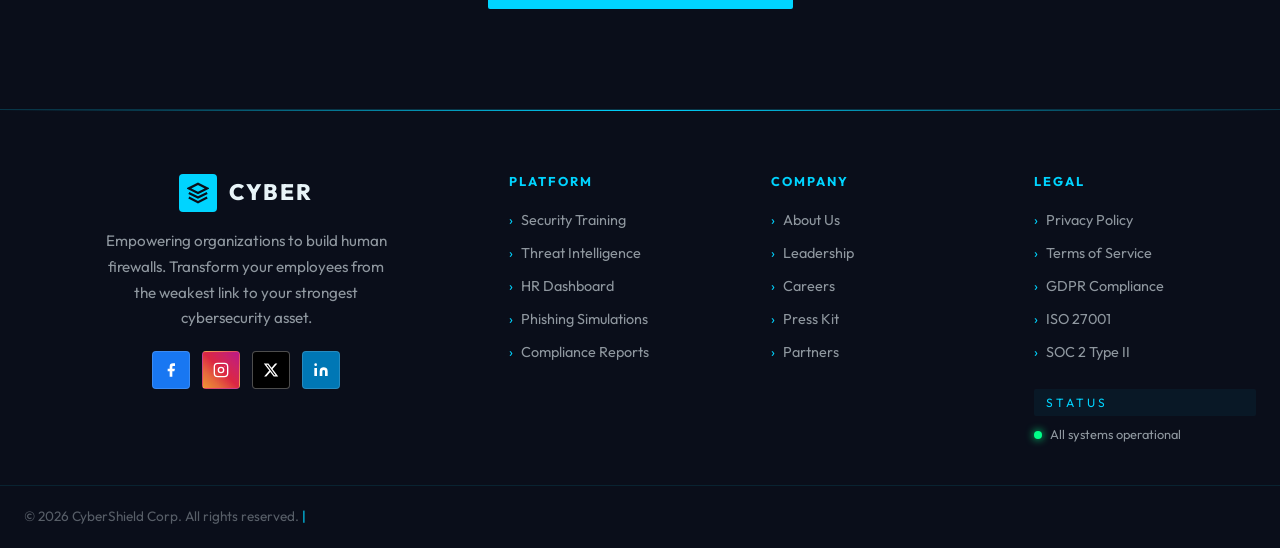
<file: threats.html>
<!DOCTYPE html>
<html lang="en" data-theme="dark" dir="ltr">
<head>
  <meta charset="UTF-8"/>
  <meta name="viewport" content="width=device-width,initial-scale=1.0"/>
  <title>CyberShield — Threat Intelligence</title>
  <link rel="stylesheet" href="css/global.css"/>
  <style>
    .threat-level {
      display: inline-flex; align-items: center; gap: 6px;
      font-family: var(--font-mono); font-size: 0.7rem; padding: 3px 10px;
      border-radius: 2px; letter-spacing: 1px;
    }
    .level-critical { background: rgba(255,62,62,0.2); color: var(--accent); border: 1px solid var(--accent-50); }
    .level-high { background: rgba(255,165,0,0.15); color: #ffa500; border: 1px solid rgba(255,165,0,0.4); }
    .level-medium { background: var(--secondary-10); color: var(--secondary); border: var(--border-glow); }
    .level-low { background: rgba(0,255,136,0.1); color: #00ff88; border: 1px solid rgba(0,255,136,0.3); }

    .threat-card {
      background: var(--secondary-05); border: var(--border-glow); border-radius: 4px;
      padding: 24px; transition: var(--transition);
      display: flex; flex-direction: column; align-items: center; text-align: center;
    }
    .threat-card:hover { transform: translateY(-4px); box-shadow: var(--glow-secondary); }
    .threat-card-critical { border-color: var(--accent-50); }
    .threat-card-critical:hover { box-shadow: var(--glow-accent); }

    .threat-card h3 { font-size: 1rem; margin: 12px 0 8px; }
    .threat-card p { font-size: 0.88rem; flex: 1; }
    .threat-date {
      font-family: var(--font-mono); font-size: 0.68rem;
      color: var(--text-dim); margin-top: 16px;
    }
    .attack-map-grid {
      display: grid;
      grid-template-columns: 2fr 1fr;
      gap: 24px;
    }
    @media (max-width: 900px) {
      .attack-map-grid {
        grid-template-columns: 1fr;
      }
    }

    .map-section { background: var(--secondary-05); border: var(--border-glow); border-radius: 4px; overflow: hidden; }

    .globe-container {
      height: 340px; position: relative; display: flex; align-items: center; justify-content: center;
      background: radial-gradient(ellipse at center, var(--secondary-10) 0%, transparent 70%);
      overflow: hidden;
    }

    .attack-dot {
      position: absolute; width: 8px; height: 8px; border-radius: 50%;
      background: var(--accent); box-shadow: 0 0 8px var(--accent);
      animation: attackPulse 2s ease-in-out infinite;
    }
    @keyframes attackPulse {
      0%, 100% { transform: scale(1); opacity: 1; }
      50% { transform: scale(2); opacity: 0.4; }
    }

    .globe-grid {
      width: 280px; height: 280px; border: 1px solid var(--secondary-20);
      border-radius: 50%; position: relative; overflow: hidden;
    }
    .globe-line {
      position: absolute; width: 100%;
      border-top: 1px solid var(--secondary-10);
    }

    .attack-line {
      position: absolute; pointer-events: none;
      background: linear-gradient(90deg, var(--accent), transparent);
      height: 1px; animation: attackFlow 3s linear infinite;
      transform-origin: left center;
    }
    @keyframes attackFlow {
      0% { width: 0; opacity: 1; }
      60% { opacity: 0.8; }
      100% { width: 120px; opacity: 0; }
    }

    .intel-feed {
      max-height: 320px; overflow-y: auto; padding-right: 4px;
    }
    .intel-item {
      display: flex; gap: 12px; align-items: flex-start; padding: 14px 0;
      border-bottom: 1px solid var(--secondary-10); transition: var(--transition);
    }
    .intel-item:last-child { border-bottom: none; }
    .intel-dot { width: 8px; height: 8px; border-radius: 50%; flex-shrink: 0; margin-top: 6px; }
    .intel-dot-red { background: var(--accent); box-shadow: 0 0 6px var(--accent); animation: attackPulse 1.5s infinite; }
    .intel-dot-yellow { background: #ffa500; box-shadow: 0 0 6px #ffa500; }
    .intel-dot-blue { background: var(--secondary); box-shadow: 0 0 6px var(--secondary); }
    .intel-content { flex: 1; }
    .intel-title { font-size: 0.88rem; color: var(--text-primary); margin-bottom: 4px; }
    .intel-meta { font-family: var(--font-mono); font-size: 0.68rem; color: var(--text-dim); }

    .ioc-table-wrap { overflow-x: auto; }
  </style>
  <link rel="icon" href="favicon.svg" type="image/svg+xml" />
</head>
<body>
  <div id="header-inject"></div>

  <!-- HERO -->
  <section class="page-hero">
    <div class="cyber-grid"></div>
    <div class="container">
      <div class="page-hero-content" style="animation:fadeInUp 0.8s ease;">
        <span class="section-tag">// THREAT INTELLIGENCE CENTER</span>
        <h1>Real-Time <span class="gradient-text">Threat Feed</span></h1>
        <p>Live intelligence on emerging threats, attack vectors, and vulnerabilities targeting organizations like yours. Stay ahead of attackers with AI-curated insights.</p>
        <div style="display:flex;gap:12px;margin-top:24px;flex-wrap:wrap;justify-content:center;">
          <a href="training.html" class="btn btn-accent">Train Against Threat</a>
          <a href="dashboard.html" class="btn btn-outline">View Risk Dashboard</a>
        </div>
      </div>
    </div>
  </section>

  <!-- ALERT STATS -->
  <section style="background:var(--accent-10);border-top:1px solid var(--accent-20);border-bottom:1px solid var(--accent-20);padding:20px 0;">
    <div class="container">
      <div class="card-grid card-grid-4">
        <div style="text-align:center;">
          <span style="font-family:var(--font-display);font-size:1.8rem;font-weight:800;color:var(--accent);" data-count="24731" data-suffix="">0</span>
          <div style="font-family:var(--font-mono);font-size:0.7rem;color:var(--text-dim);letter-spacing:1.5px;margin-top:4px;">ATTACKS BLOCKED TODAY</div>
        </div>
        <div style="text-align:center;">
          <span style="font-family:var(--font-display);font-size:1.8rem;font-weight:800;color:var(--accent);" data-count="8" data-suffix=" NEW">0</span>
          <div style="font-family:var(--font-mono);font-size:0.7rem;color:var(--text-dim);letter-spacing:1.5px;margin-top:4px;">CRITICAL ADVISORIES</div>
        </div>
        <div style="text-align:center;">
          <span style="font-family:var(--font-display);font-size:1.8rem;font-weight:800;color:var(--secondary);" data-count="142" data-suffix="">0</span>
          <div style="font-family:var(--font-mono);font-size:0.7rem;color:var(--text-dim);letter-spacing:1.5px;margin-top:4px;">ACTIVE THREAT ACTORS</div>
        </div>
        <div style="text-align:center;">
          <span style="font-family:var(--font-display);font-size:1.8rem;font-weight:800;color:var(--secondary);" data-count="99" data-suffix=".8%">0</span>
          <div style="font-family:var(--font-mono);font-size:0.7rem;color:var(--text-dim);letter-spacing:1.5px;margin-top:4px;">DETECTION RATE</div>
        </div>
      </div>
    </div>
  </section>

  <!-- LATEST THREATS -->
  <section class="section">
    <div class="container">
      <div class="section-header reveal">
        <span class="section-tag">// ACTIVE THREATS</span>
        <h2>Current <span class="gradient-text">Threat Landscape</span></h2>
        <p>Updated every 15 minutes from our global honeypot network and partner intelligence feeds.</p>
      </div>

      <div class="card-grid card-grid-3">
        <div class="threat-card threat-card-critical reveal reveal-delay-1">
          <span class="threat-level level-critical">● CRITICAL</span>
          <svg width="40" height="40" viewBox="0 0 24 24" fill="none" stroke="var(--accent)" stroke-width="1.5" style="margin:12px auto;">
            <path d="M4 4h16c1.1 0 2 .9 2 2v12c0 1.1-.9 2-2 2H4c-1.1 0-2-.9-2-2V6c0-1.1.9-2 2-2z"/>
            <polyline points="22,6 12,13 2,6"/>
          </svg>
          <h3>CEO Fraud Spear Phishing</h3>
          <p>Sophisticated AI-generated spear phishing targeting CFOs, masquerading as CEO wire transfer requests. 47 orgs affected this week.</p>
          <div class="threat-date">⏰ Detected 2 hours ago · Source: Threat Actor APT-41X</div>
          <a href="training.html" class="btn btn-accent" style="margin-top:16px;width:100%;">Train Now →</a>
        </div>

        <div class="threat-card reveal reveal-delay-2">
          <span class="threat-level level-high">● HIGH</span>
          <svg width="40" height="40" viewBox="0 0 24 24" fill="none" stroke="#ffa500" stroke-width="1.5" style="margin:12px auto;">
            <path d="M21 15a2 2 0 01-2 2H7l-4 4V5a2 2 0 012-2h14a2 2 0 012 2z"/>
          </svg>
          <h3>Vishing Campaign: IT Helpdesk</h3>
          <p>Phone-based attacks impersonating IT support, requesting credential resets. 12 confirmed incidents in financial sector.</p>
          <div class="threat-date">⏰ Detected 6 hours ago · Source: CISA Advisory</div>
          <a href="training.html" class="btn btn-accent" style="margin-top:16px;width:100%;">Train Now →</a>
        </div>

        <div class="threat-card reveal reveal-delay-3">
          <span class="threat-level level-high">● HIGH</span>
          <svg width="40" height="40" viewBox="0 0 24 24" fill="none" stroke="#ffa500" stroke-width="1.5" style="margin:12px auto;">
            <rect x="3" y="11" width="18" height="11" rx="2"/><path d="M7 11V7a5 5 0 0110 0v4"/>
          </svg>
          <h3>MFA Fatigue Attacks</h3>
          <p>Attackers bombarding employees with MFA push notifications hoping for accidental approval. 8 enterprise breaches confirmed.</p>
          <div class="threat-date">⏰ Detected 1 day ago · Source: Microsoft Sentinel</div>
          <a href="training.html" class="btn btn-accent" style="margin-top:16px;width:100%;">Train Now →</a>
        </div>

        <div class="threat-card reveal reveal-delay-1">
          <span class="threat-level level-medium">● MEDIUM</span>
          <svg width="40" height="40" viewBox="0 0 24 24" fill="none" stroke="var(--secondary)" stroke-width="1.5" style="margin:12px auto;">
            <path d="M21 16V8a2 2 0 00-1-1.73l-7-4a2 2 0 00-2 0l-7 4A2 2 0 003 8v8a2 2 0 001 1.73l7 4a2 2 0 002 0l7-4A2 2 0 0021 16z"/>
          </svg>
          <h3>QR Code Phishing (Quishing)</h3>
          <p>Malicious QR codes embedded in legitimate-looking invoices and parking tickets, bypassing email security filters.</p>
          <div class="threat-date">⏰ Detected 2 days ago · Source: IBM X-Force</div>
          <a href="training.html" class="btn btn-accent" style="margin-top:16px;width:100%;">Train Now →</a>
        </div>

        <div class="threat-card reveal reveal-delay-2">
          <span class="threat-level level-medium">● MEDIUM</span>
          <svg width="40" height="40" viewBox="0 0 24 24" fill="none" stroke="var(--secondary)" stroke-width="1.5" style="margin:12px auto;">
            <circle cx="12" cy="12" r="10"/><path d="M12 8v4l3 3"/>
          </svg>
          <h3>Slack / Teams Social Engineering</h3>
          <p>Attackers impersonating colleagues on collaboration platforms to exfiltrate credentials and deploy malware via file shares.</p>
          <div class="threat-date">⏰ Detected 3 days ago · Source: CrowdStrike Intel</div>
          <a href="training.html" class="btn btn-accent" style="margin-top:16px;width:100%;">Train Now →</a>
        </div>

        <div class="threat-card reveal reveal-delay-3">
          <span class="threat-level level-low">● MONITORED</span>
          <svg width="40" height="40" viewBox="0 0 24 24" fill="none" stroke="#00ff88" stroke-width="1.5" style="margin:12px auto;">
            <polyline points="22 12 18 12 15 21 9 3 6 12 2 12"/>
          </svg>
          <h3>AI-Generated Deepfake Audio</h3>
          <p>Voice cloning of executives used in fraud attempts. 3 organizations report near-miss incidents with million-dollar transfers.</p>
          <div class="threat-date">⏰ Detected 5 days ago · Source: Recorded Future</div>
          <a href="training.html" class="btn btn-accent" style="margin-top:16px;width:100%;">Learn More →</a>
        </div>
      </div>
    </div>
  </section>

  <!-- ATTACK MAP + FEED -->
  <section class="section section-alt">
    <div class="container">
      <div class="section-header reveal">
        <span class="section-tag">// GLOBAL ATTACK MAP</span>
        <h2>Live Attack <span class="gradient-text">Visualization</span></h2>
      </div>

      <div class="attack-map-grid reveal">
        <div class="map-section">
          <div class="globe-container">
            <!-- Simulated attack map -->
            <div class="cyber-grid"></div>
            <div style="position:relative;width:100%;height:100%;display:flex;align-items:center;justify-content:center;">
              <div style="font-family:var(--font-mono);font-size:0.75rem;color:var(--secondary-50);text-align:center;">
                <div style="font-size:2rem;color:var(--secondary);margin-bottom:12px;">⊕</div>
                GLOBAL THREAT MAP<br/>
                <span style="color:var(--text-dim);">Real-time attack vectors</span>
              </div>
              <!-- Attack dots -->
              <div class="attack-dot" style="top:30%;left:20%;"></div>
              <div class="attack-dot" style="top:45%;left:48%;animation-delay:0.5s;"></div>
              <div class="attack-dot" style="top:25%;left:70%;animation-delay:1s;background:var(--secondary);box-shadow:0 0 8px var(--secondary);"></div>
              <div class="attack-dot" style="top:60%;left:35%;animation-delay:1.5s;"></div>
              <div class="attack-dot" style="top:50%;left:80%;animation-delay:0.3s;background:var(--secondary);box-shadow:0 0 8px var(--secondary);"></div>
              <div class="attack-dot" style="top:35%;left:60%;animation-delay:2s;"></div>
              <!-- Attack lines -->
              <div class="attack-line" style="top:31%;left:21%;transform:rotate(15deg);width:80px;animation-delay:0s;"></div>
              <div class="attack-line" style="top:46%;left:49%;transform:rotate(-20deg);animation-delay:0.7s;"></div>
              <div class="attack-line" style="top:61%;left:36%;transform:rotate(10deg);animation-delay:1.4s;"></div>
            </div>
          </div>
          <div style="padding:16px 20px;display:flex;gap:20px;border-top:1px solid var(--secondary-20);flex-wrap:wrap;">
            <span style="font-family:var(--font-mono);font-size:0.7rem;display:flex;align-items:center;gap:6px;"><span style="width:8px;height:8px;background:var(--accent);border-radius:50%;display:inline-block;"></span>Attack origin</span>
            <span style="font-family:var(--font-mono);font-size:0.7rem;display:flex;align-items:center;gap:6px;"><span style="width:8px;height:8px;background:var(--secondary);border-radius:50%;display:inline-block;"></span>Blocked threat</span>
            <span style="font-family:var(--font-mono);font-size:0.7rem;color:var(--text-dim);">Updated every 60s</span>
          </div>
        </div>

        <div class="map-section">
          <div style="padding:16px 20px;border-bottom:1px solid var(--secondary-20);">
            <h4 style="font-size:0.85rem;">Live Intel Feed</h4>
          </div>
          <div class="intel-feed" style="padding:0 20px;">
            <div class="intel-item">
              <div class="intel-dot intel-dot-red"></div>
              <div class="intel-content">
                <div class="intel-title">Mass phishing campaign detected — Healthcare sector</div>
                <div class="intel-meta">2 min ago · CRITICAL · 340 targets</div>
              </div>
            </div>
            <div class="intel-item">
              <div class="intel-dot intel-dot-yellow"></div>
              <div class="intel-content">
                <div class="intel-title">New malware strain: CryptoLocker-X variant</div>
                <div class="intel-meta">8 min ago · HIGH · 12 IOCs</div>
              </div>
            </div>
            <div class="intel-item">
              <div class="intel-dot intel-dot-blue"></div>
              <div class="intel-content">
                <div class="intel-title">Brute force campaign targeting VPN endpoints</div>
                <div class="intel-meta">15 min ago · MEDIUM · 847 IPs</div>
              </div>
            </div>
            <div class="intel-item">
              <div class="intel-dot intel-dot-red"></div>
              <div class="intel-content">
                <div class="intel-title">APT-41X infrastructure update detected</div>
                <div class="intel-meta">22 min ago · CRITICAL · New C2</div>
              </div>
            </div>
            <div class="intel-item">
              <div class="intel-dot intel-dot-yellow"></div>
              <div class="intel-content">
                <div class="intel-title">Credential stuffing attack — Financial services</div>
                <div class="intel-meta">34 min ago · HIGH · 15K attempts</div>
              </div>
            </div>
            <div class="intel-item">
              <div class="intel-dot intel-dot-blue"></div>
              <div class="intel-content">
                <div class="intel-title">LinkedIn harvesting campaign targeting HR</div>
                <div class="intel-meta">1 hr ago · MEDIUM · Social eng.</div>
              </div>
            </div>
          </div>
        </div>
      </div>

      @media (max-width: 1023px) {
        .map-section { grid-column: 1 / -1; }
      }
    </div>
  </section>

  <!-- IOC TABLE -->
  <section class="section">
    <div class="container">
      <div class="section-header reveal">
        <span class="section-tag">// INDICATORS OF COMPROMISE</span>
        <h2>Latest <span class="gradient-text">IOC Database</span></h2>
        <p>Downloadable indicators to update your SIEM, firewall, and email gateway defenses.</p>
      </div>
      <div class="ioc-table-wrap reveal">
        <table class="cyber-table">
          <thead>
            <tr>
              <th>IOC Type</th><th>Indicator</th><th>Threat Actor</th><th>Severity</th><th>Added</th><th>Action</th>
            </tr>
          </thead>
          <tbody>
            <tr><td>Domain</td><td style="font-family:var(--font-mono);font-size:0.8rem;color:var(--accent);">secure-payroll-update.com</td><td>APT-41X</td><td><span class="threat-level level-critical">CRITICAL</span></td><td>2h ago</td><td><a href="#" class="btn btn-outline" style="padding:4px 12px;font-size:0.7rem;">Export</a></td></tr>
            <tr><td>IP Address</td><td style="font-family:var(--font-mono);font-size:0.8rem;color:var(--accent);">185.234.XXX.XX</td><td>Lazarus Group</td><td><span class="threat-level level-high">HIGH</span></td><td>6h ago</td><td><a href="#" class="btn btn-outline" style="padding:4px 12px;font-size:0.7rem;">Export</a></td></tr>
            <tr><td>File Hash</td><td style="font-family:var(--font-mono);font-size:0.8rem;color:var(--secondary);">a3f9c2d1b4e8...7f2a</td><td>FIN7</td><td><span class="threat-level level-high">HIGH</span></td><td>1d ago</td><td><a href="#" class="btn btn-outline" style="padding:4px 12px;font-size:0.7rem;">Export</a></td></tr>
            <tr><td>Email Subject</td><td style="font-family:var(--font-mono);font-size:0.8rem;color:var(--secondary);">"Urgent: Verify Your Payroll"</td><td>Unknown</td><td><span class="threat-level level-medium">MEDIUM</span></td><td>2d ago</td><td><a href="#" class="btn btn-outline" style="padding:4px 12px;font-size:0.7rem;">Export</a></td></tr>
            <tr><td>URL Pattern</td><td style="font-family:var(--font-mono);font-size:0.8rem;color:var(--secondary);">/login/verify/step2/?token=</td><td>TA505</td><td><span class="threat-level level-medium">MEDIUM</span></td><td>3d ago</td><td><a href="#" class="btn btn-outline" style="padding:4px 12px;font-size:0.7rem;">Export</a></td></tr>
          </tbody>
        </table>
      </div>
      <div style="text-align:center;margin-top:24px;">
        <a href="#" class="btn btn-primary">Download Full IOC Feed (CSV)</a>
      </div>
    </div>
  </section>

  <div id="footer-inject"></div>
  <script src="js/components.js"></script>
  <script src="js/global.js"></script>
</body>
</html>
</file>
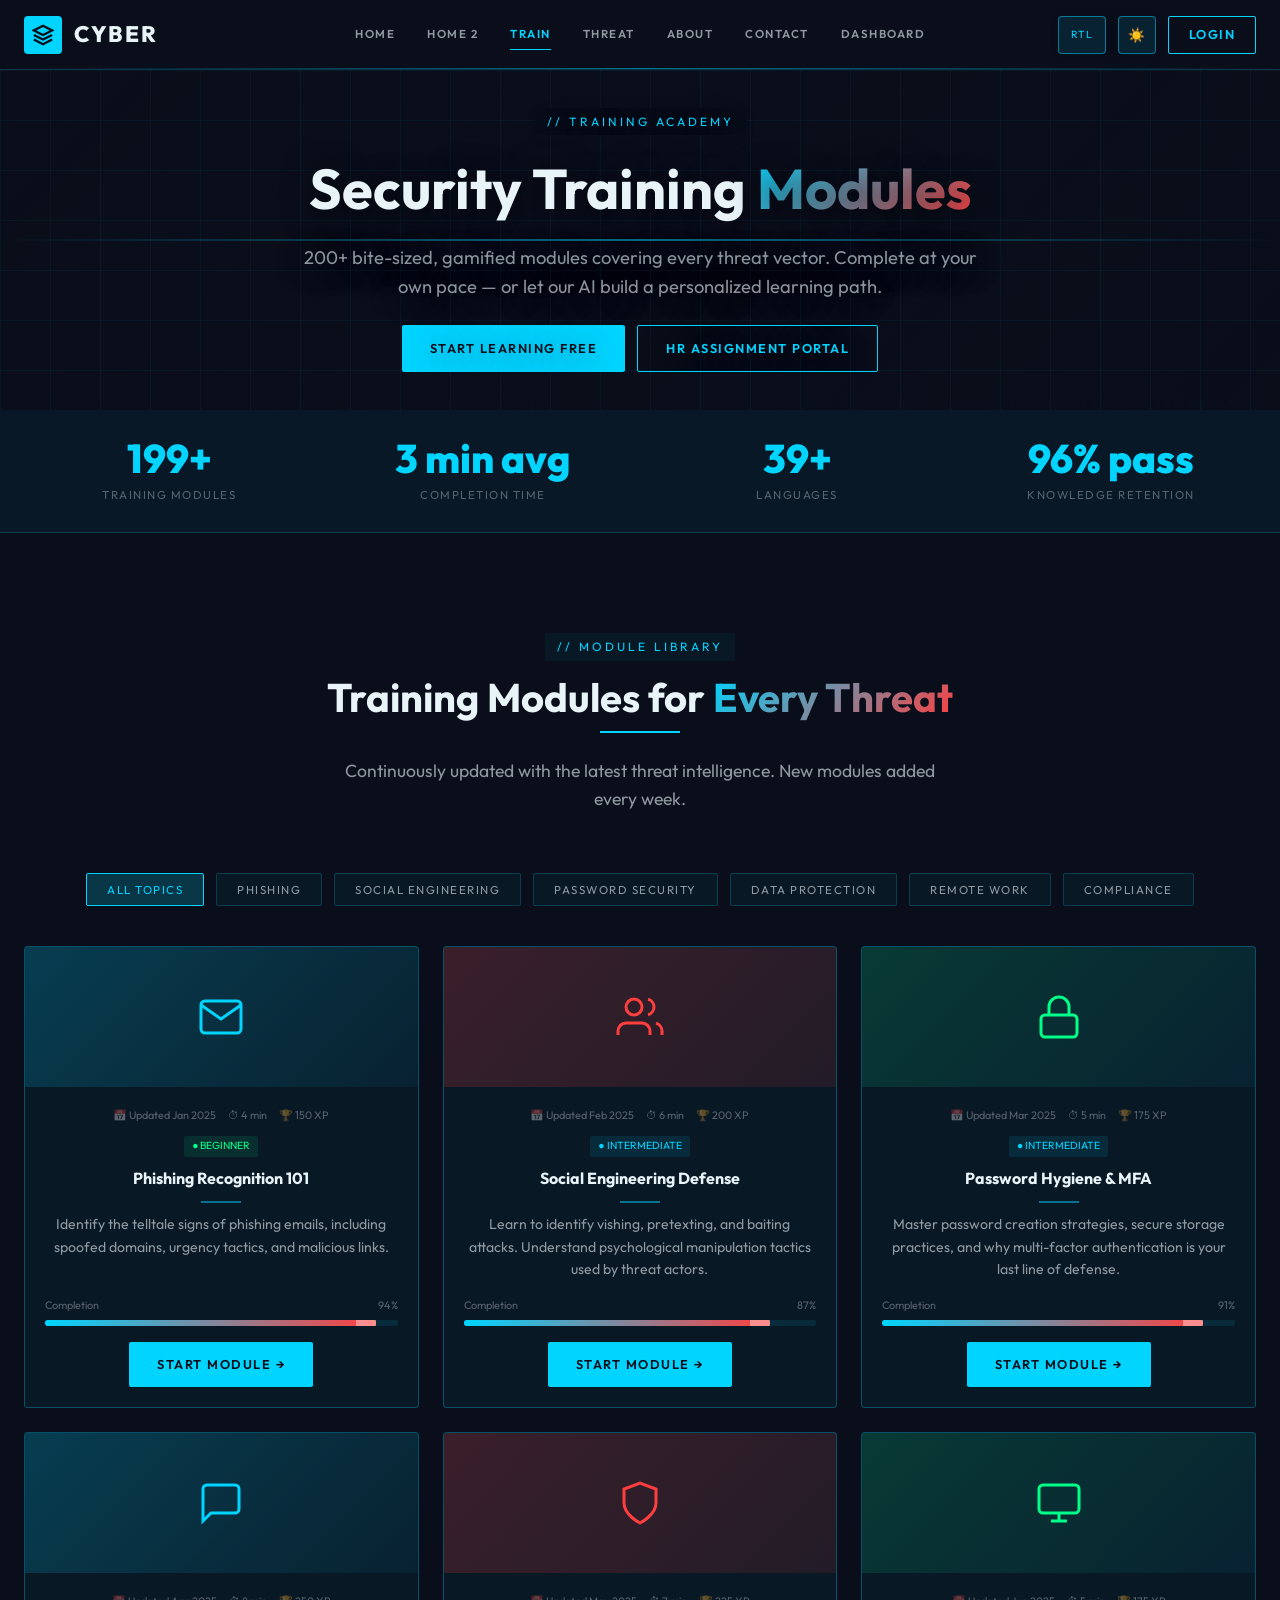
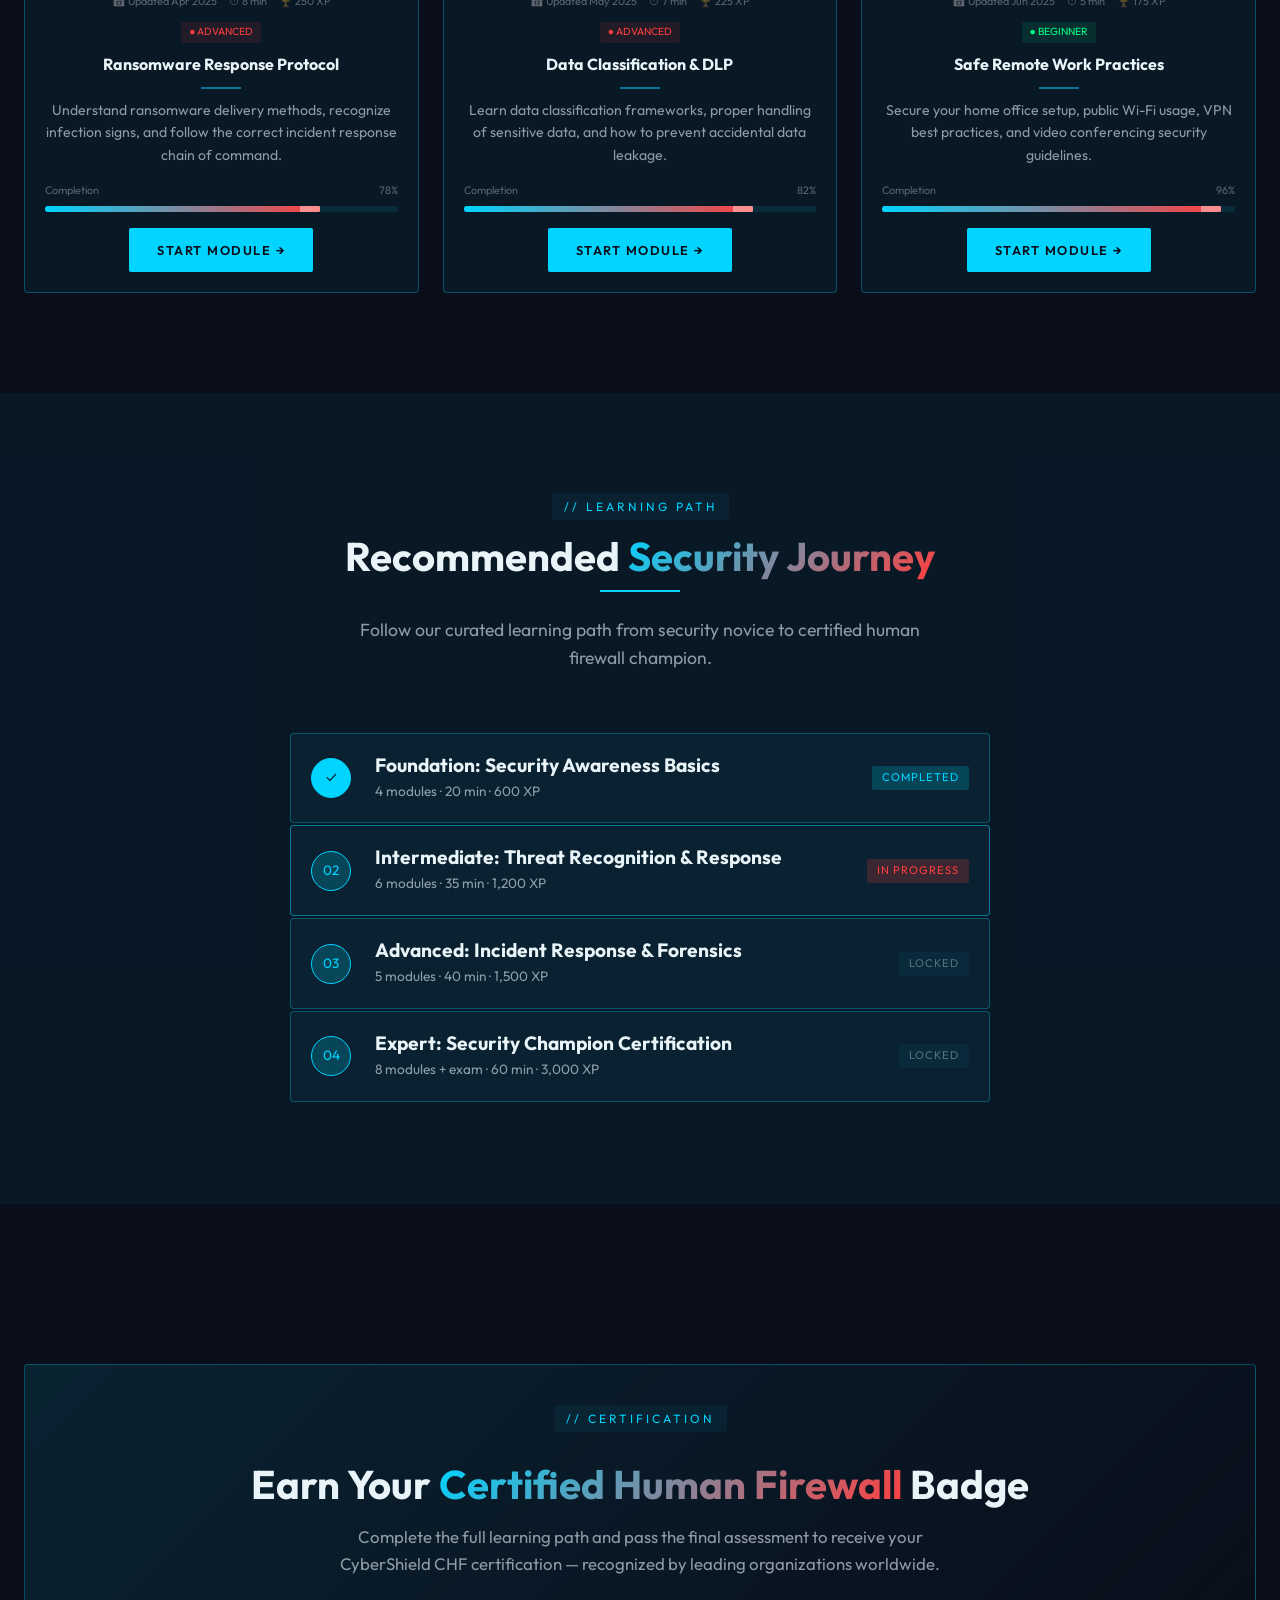
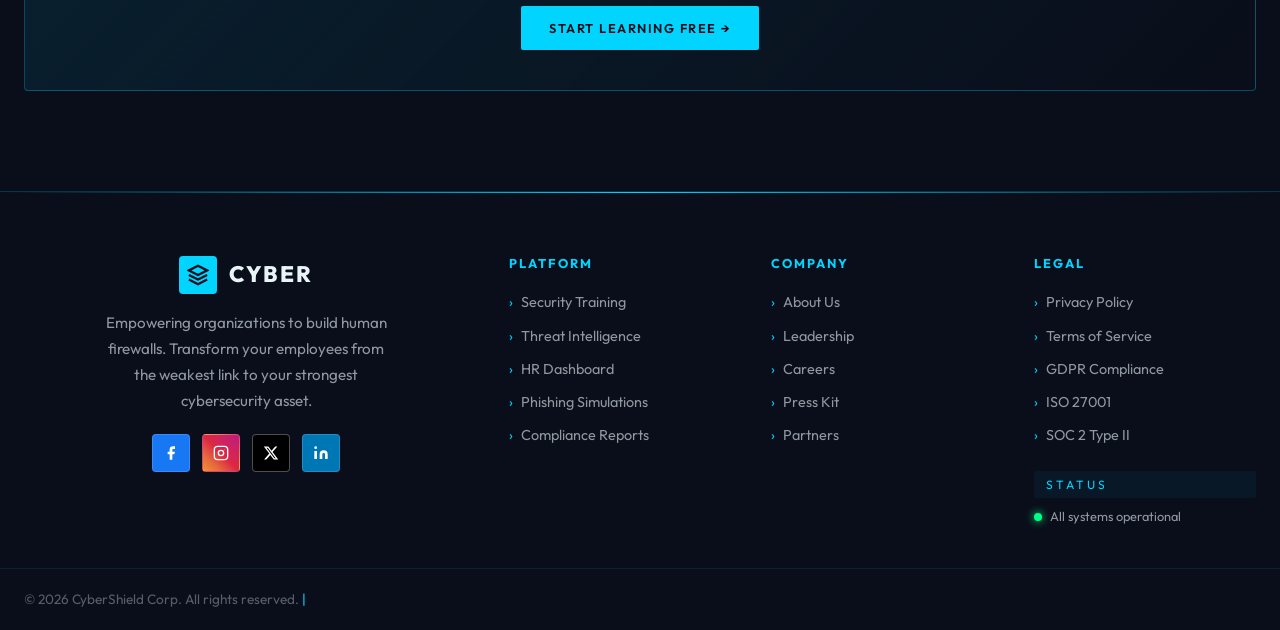
<file: training.html>
<!DOCTYPE html>
<html lang="en" data-theme="dark" dir="ltr">
<head>
  <meta charset="UTF-8"/>
  <meta name="viewport" content="width=device-width,initial-scale=1.0"/>
  <title>CyberShield — Security Training Modules</title>
  <link rel="stylesheet" href="css/global.css"/>
  <style>
    .filter-bar {
      display: flex; gap: 12px; flex-wrap: wrap; margin-bottom: 40px; justify-content: center;
    }
    .filter-btn {
      padding: 8px 20px; font-family: var(--font-mono); font-size: 0.72rem; letter-spacing: 1.5px;
      text-transform: uppercase; background: var(--secondary-05); border: 1px solid var(--secondary-20);
      color: var(--text-muted); border-radius: 2px; cursor: pointer; transition: var(--transition);
    }
    .filter-btn.active, .filter-btn:hover {
      background: var(--secondary-20); border-color: var(--secondary); color: var(--secondary);
    }

    .module-card {
      background: var(--secondary-05); border: var(--border-glow); border-radius: 4px;
      overflow: hidden; transition: var(--transition); display: flex; flex-direction: column;
      align-items: center; text-align: center;
    }
    .module-card:hover { transform: translateY(-4px); box-shadow: var(--glow-secondary); }

    .module-thumb {
      height: 140px; width: 100%; position: relative; overflow: hidden;
      display: flex; align-items: center; justify-content: center;
    }
    .module-thumb-1 { background: linear-gradient(135deg,var(--secondary-20),var(--secondary-05)); }
    .module-thumb-2 { background: linear-gradient(135deg,var(--accent-20),var(--accent-10)); }
    .module-thumb-3 { background: linear-gradient(135deg,rgba(0,255,136,0.15),var(--secondary-05)); }

    .module-body { padding: 20px; flex: 1; display: flex; flex-direction: column; align-items: center; }
    .module-meta {
      display: flex; gap: 12px; justify-content: center; flex-wrap: wrap;
      margin-bottom: 12px;
    }
    .module-meta span { font-family: var(--font-mono); font-size: 0.68rem; color: var(--text-dim); }
    .module-body h3 { font-size: 1rem; margin-bottom: 10px; }
    .module-body p { font-size: 0.88rem; flex: 1; margin-bottom: 16px; }
    .module-progress { width: 100%; margin-bottom: 16px; }
    .module-progress-label {
      display: flex; justify-content: space-between;
      font-family: var(--font-mono); font-size: 0.68rem; color: var(--text-dim); margin-bottom: 6px;
    }

    .difficulty {
      display: inline-flex; align-items: center; gap: 4px;
      font-family: var(--font-mono); font-size: 0.65rem; padding: 2px 8px;
      border-radius: 2px; margin-bottom: 12px;
    }
    .diff-beginner { background: rgba(0,255,136,0.1); color: #00ff88; }
    .diff-intermediate { background: var(--secondary-10); color: var(--secondary); }
    .diff-advanced { background: var(--accent-10); color: var(--accent); }

    .cert-banner {
      background: linear-gradient(135deg, var(--secondary-10), var(--primary));
      border: var(--border-glow); border-radius: 4px; padding: 40px;
      text-align: center; margin-top: 60px;
    }

    /* Learning path */
    .path-step {
      display: flex; align-items: center; gap: 24px; padding: 20px;
      background: var(--secondary-05); border: var(--border-glow); border-radius: 4px;
      margin-bottom: 2px; transition: var(--transition);
    }
    .path-step:hover { background: var(--secondary-10); }
    .path-num {
      width: 40px; height: 40px; background: var(--secondary-20); border: 1px solid var(--secondary);
      border-radius: 50%; display: flex; align-items: center; justify-content: center;
      font-family: var(--font-display); font-size: 0.85rem; color: var(--secondary); flex-shrink: 0;
    }
    .path-step.done .path-num { background: var(--secondary); color: var(--primary); }
  </style>
  <link rel="icon" href="favicon.svg" type="image/svg+xml" />
</head>
<body>
  <div id="header-inject"></div>

  <!-- HERO -->
  <section class="page-hero">
    <div class="cyber-grid"></div>
    <div class="container">
      <div class="page-hero-content" style="animation:fadeInUp 0.8s ease;">
        <span class="section-tag">// TRAINING ACADEMY</span>
        <h1>Security Training <span class="gradient-text">Modules</span></h1>
        <p>200+ bite-sized, gamified modules covering every threat vector. Complete at your own pace — or let our AI build a personalized learning path.</p>
        <div style="display:flex;gap:12px;margin-top:24px;flex-wrap:wrap;justify-content:center;">
          <a href="register.html" class="btn btn-primary">Start Learning Free</a>
          <a href="dashboard.html" class="btn btn-outline">HR Assignment Portal</a>
        </div>
      </div>
    </div>
  </section>

  <!-- STATS BAR -->
  <section style="background:var(--secondary-05);border-bottom:1px solid var(--secondary-20);padding:28px 0;">
    <div class="container">
      <div class="card-grid card-grid-4">
        <div style="text-align:center;">
          <span class="stat-value" data-count="200" data-suffix="+">0</span>
          <div style="font-family:var(--font-mono);font-size:0.72rem;color:var(--text-dim);letter-spacing:1.5px;">TRAINING MODULES</div>
        </div>
        <div style="text-align:center;">
          <span class="stat-value" data-count="4" data-suffix=" min avg">0</span>
          <div style="font-family:var(--font-mono);font-size:0.72rem;color:var(--text-dim);letter-spacing:1.5px;">COMPLETION TIME</div>
        </div>
        <div style="text-align:center;">
          <span class="stat-value" data-count="40" data-suffix="+">0</span>
          <div style="font-family:var(--font-mono);font-size:0.72rem;color:var(--text-dim);letter-spacing:1.5px;">LANGUAGES</div>
        </div>
        <div style="text-align:center;">
          <span class="stat-value" data-count="97" data-suffix="% pass">0</span>
          <div style="font-family:var(--font-mono);font-size:0.72rem;color:var(--text-dim);letter-spacing:1.5px;">KNOWLEDGE RETENTION</div>
        </div>
      </div>
    </div>
  </section>

  <!-- MODULE LIBRARY -->
  <section class="section">
    <div class="container">
      <div class="section-header reveal">
        <span class="section-tag">// MODULE LIBRARY</span>
        <h2>Training Modules for <span class="gradient-text">Every Threat</span></h2>
        <p>Continuously updated with the latest threat intelligence. New modules added every week.</p>
      </div>

      <div class="filter-bar reveal">
        <button class="filter-btn active">All Topics</button>
        <button class="filter-btn">Phishing</button>
        <button class="filter-btn">Social Engineering</button>
        <button class="filter-btn">Password Security</button>
        <button class="filter-btn">Data Protection</button>
        <button class="filter-btn">Remote Work</button>
        <button class="filter-btn">Compliance</button>
      </div>

      <div class="card-grid card-grid-3">
        <!-- Module 1 -->
        <div class="module-card reveal reveal-delay-1">
          <div class="module-thumb module-thumb-1">
            <svg width="48" height="48" viewBox="0 0 24 24" fill="none" stroke="var(--secondary)" stroke-width="1.5">
              <path d="M4 4h16c1.1 0 2 .9 2 2v12c0 1.1-.9 2-2 2H4c-1.1 0-2-.9-2-2V6c0-1.1.9-2 2-2z"/>
              <polyline points="22,6 12,13 2,6"/>
            </svg>
          </div>
          <div class="module-body">
            <div class="module-meta">
              <span>📅 Updated Jan 2025</span>
              <span>⏱ 4 min</span>
              <span>🏆 150 XP</span>
            </div>
            <span class="difficulty diff-beginner">● BEGINNER</span>
            <h3>Phishing Recognition 101</h3>
            <p>Identify the telltale signs of phishing emails, including spoofed domains, urgency tactics, and malicious links.</p>
            <div class="module-progress">
              <div class="module-progress-label"><span>Completion</span><span>94%</span></div>
              <div class="progress-bar"><div class="progress-bar-fill" style="width:94%;"></div></div>
            </div>
            <a href="#" class="btn btn-primary">Start Module →</a>
          </div>
        </div>

        <!-- Module 2 -->
        <div class="module-card reveal reveal-delay-2">
          <div class="module-thumb module-thumb-2">
            <svg width="48" height="48" viewBox="0 0 24 24" fill="none" stroke="var(--accent)" stroke-width="1.5">
              <path d="M17 21v-2a4 4 0 00-4-4H5a4 4 0 00-4 4v2"/>
              <circle cx="9" cy="7" r="4"/>
              <path d="M23 21v-2a4 4 0 00-3-3.87M16 3.13a4 4 0 010 7.75"/>
            </svg>
          </div>
          <div class="module-body">
            <div class="module-meta">
              <span>📅 Updated Feb 2025</span>
              <span>⏱ 6 min</span>
              <span>🏆 200 XP</span>
            </div>
            <span class="difficulty diff-intermediate">● INTERMEDIATE</span>
            <h3>Social Engineering Defense</h3>
            <p>Learn to identify vishing, pretexting, and baiting attacks. Understand psychological manipulation tactics used by threat actors.</p>
            <div class="module-progress">
              <div class="module-progress-label"><span>Completion</span><span>87%</span></div>
              <div class="progress-bar"><div class="progress-bar-fill" style="width:87%;"></div></div>
            </div>
            <a href="#" class="btn btn-primary">Start Module →</a>
          </div>
        </div>

        <!-- Module 3 -->
        <div class="module-card reveal reveal-delay-3">
          <div class="module-thumb module-thumb-3">
            <svg width="48" height="48" viewBox="0 0 24 24" fill="none" stroke="#00ff88" stroke-width="1.5">
              <rect x="3" y="11" width="18" height="11" rx="2"/><path d="M7 11V7a5 5 0 0110 0v4"/>
            </svg>
          </div>
          <div class="module-body">
            <div class="module-meta">
              <span>📅 Updated Mar 2025</span>
              <span>⏱ 5 min</span>
              <span>🏆 175 XP</span>
            </div>
            <span class="difficulty diff-intermediate">● INTERMEDIATE</span>
            <h3>Password Hygiene & MFA</h3>
            <p>Master password creation strategies, secure storage practices, and why multi-factor authentication is your last line of defense.</p>
            <div class="module-progress">
              <div class="module-progress-label"><span>Completion</span><span>91%</span></div>
              <div class="progress-bar"><div class="progress-bar-fill" style="width:91%;"></div></div>
            </div>
            <a href="#" class="btn btn-primary">Start Module →</a>
          </div>
        </div>

        <!-- Module 4 -->
        <div class="module-card reveal reveal-delay-1">
          <div class="module-thumb module-thumb-1">
            <svg width="48" height="48" viewBox="0 0 24 24" fill="none" stroke="var(--secondary)" stroke-width="1.5">
              <path d="M21 15a2 2 0 01-2 2H7l-4 4V5a2 2 0 012-2h14a2 2 0 012 2z"/>
            </svg>
          </div>
          <div class="module-body">
            <div class="module-meta">
              <span>📅 Updated Apr 2025</span>
              <span>⏱ 8 min</span>
              <span>🏆 250 XP</span>
            </div>
            <span class="difficulty diff-advanced">● ADVANCED</span>
            <h3>Ransomware Response Protocol</h3>
            <p>Understand ransomware delivery methods, recognize infection signs, and follow the correct incident response chain of command.</p>
            <div class="module-progress">
              <div class="module-progress-label"><span>Completion</span><span>78%</span></div>
              <div class="progress-bar"><div class="progress-bar-fill" style="width:78%;"></div></div>
            </div>
            <a href="#" class="btn btn-primary">Start Module →</a>
          </div>
        </div>

        <!-- Module 5 -->
        <div class="module-card reveal reveal-delay-2">
          <div class="module-thumb module-thumb-2">
            <svg width="48" height="48" viewBox="0 0 24 24" fill="none" stroke="var(--accent)" stroke-width="1.5">
              <path d="M12 22s8-4 8-10V5l-8-3-8 3v7c0 6 8 10 8 10z"/>
            </svg>
          </div>
          <div class="module-body">
            <div class="module-meta">
              <span>📅 Updated May 2025</span>
              <span>⏱ 7 min</span>
              <span>🏆 225 XP</span>
            </div>
            <span class="difficulty diff-advanced">● ADVANCED</span>
            <h3>Data Classification & DLP</h3>
            <p>Learn data classification frameworks, proper handling of sensitive data, and how to prevent accidental data leakage.</p>
            <div class="module-progress">
              <div class="module-progress-label"><span>Completion</span><span>82%</span></div>
              <div class="progress-bar"><div class="progress-bar-fill" style="width:82%;"></div></div>
            </div>
            <a href="#" class="btn btn-primary">Start Module →</a>
          </div>
        </div>

        <!-- Module 6 -->
        <div class="module-card reveal reveal-delay-3">
          <div class="module-thumb module-thumb-3">
            <svg width="48" height="48" viewBox="0 0 24 24" fill="none" stroke="#00ff88" stroke-width="1.5">
              <rect x="2" y="3" width="20" height="14" rx="2"/><path d="M8 21h8M12 17v4"/>
            </svg>
          </div>
          <div class="module-body">
            <div class="module-meta">
              <span>📅 Updated Jun 2025</span>
              <span>⏱ 5 min</span>
              <span>🏆 175 XP</span>
            </div>
            <span class="difficulty diff-beginner">● BEGINNER</span>
            <h3>Safe Remote Work Practices</h3>
            <p>Secure your home office setup, public Wi-Fi usage, VPN best practices, and video conferencing security guidelines.</p>
            <div class="module-progress">
              <div class="module-progress-label"><span>Completion</span><span>96%</span></div>
              <div class="progress-bar"><div class="progress-bar-fill" style="width:96%;"></div></div>
            </div>
            <a href="#" class="btn btn-primary">Start Module →</a>
          </div>
        </div>
      </div>
    </div>
  </section>

  <!-- LEARNING PATH -->
  <section class="section section-alt">
    <div class="container">
      <div class="section-header reveal">
        <span class="section-tag">// LEARNING PATH</span>
        <h2>Recommended <span class="gradient-text">Security Journey</span></h2>
        <p>Follow our curated learning path from security novice to certified human firewall champion.</p>
      </div>

      <div style="max-width:700px;margin:0 auto;" class="reveal">
        <div class="path-step done">
          <div class="path-num">✓</div>
          <div>
            <h4 style="margin-bottom:4px;">Foundation: Security Awareness Basics</h4>
            <p style="font-size:0.85rem;">4 modules · 20 min · 600 XP</p>
          </div>
          <span class="badge badge-secondary" style="margin-left:auto;">COMPLETED</span>
        </div>
        <div class="path-step" style="border-color:var(--secondary-50);">
          <div class="path-num" style="border-color:var(--secondary);background:var(--secondary-20);">02</div>
          <div>
            <h4 style="margin-bottom:4px;">Intermediate: Threat Recognition & Response</h4>
            <p style="font-size:0.85rem;">6 modules · 35 min · 1,200 XP</p>
          </div>
          <span class="badge badge-accent" style="margin-left:auto;">IN PROGRESS</span>
        </div>
        <div class="path-step">
          <div class="path-num">03</div>
          <div>
            <h4 style="margin-bottom:4px;">Advanced: Incident Response & Forensics</h4>
            <p style="font-size:0.85rem;">5 modules · 40 min · 1,500 XP</p>
          </div>
          <span class="badge" style="background:var(--secondary-05);color:var(--text-dim);margin-left:auto;">LOCKED</span>
        </div>
        <div class="path-step">
          <div class="path-num">04</div>
          <div>
            <h4 style="margin-bottom:4px;">Expert: Security Champion Certification</h4>
            <p style="font-size:0.85rem;">8 modules + exam · 60 min · 3,000 XP</p>
          </div>
          <span class="badge" style="background:var(--secondary-05);color:var(--text-dim);margin-left:auto;">LOCKED</span>
        </div>
      </div>
    </div>
  </section>

  <!-- CERTIFICATION -->
  <section class="section">
    <div class="container">
      <div class="cert-banner reveal">
        <span class="section-tag">// CERTIFICATION</span>
        <h2 style="margin:16px 0 16px;">Earn Your <span class="gradient-text">Certified Human Firewall</span> Badge</h2>
        <p style="max-width:600px;margin:0 auto 28px;">Complete the full learning path and pass the final assessment to receive your CyberShield CHF certification — recognized by leading organizations worldwide.</p>
        <a href="register.html" class="btn btn-primary">Start Learning Free →</a>
      </div>
    </div>
  </section>

  <div id="footer-inject"></div>
  <script src="js/components.js"></script>
  <script src="js/global.js"></script>
  <script>
    // Filter buttons
    document.querySelectorAll('.filter-btn').forEach(btn => {
      btn.addEventListener('click', () => {
        document.querySelectorAll('.filter-btn').forEach(b => b.classList.remove('active'));
        btn.classList.add('active');
      });
    });
  </script>
</body>
</html>
</file>
<file: css/global.css>
/* ============================================
   CYBER — GLOBAL DESIGN SYSTEM
   3-Color Palette: Primary / Secondary / Accent
   ============================================ */

@import url('https://fonts.googleapis.com/css2?family=Outfit:wght@300;400;500;600;700;800;900&display=swap');

:root {
  /* === 3-COLOR SYSTEM === */
  --primary: #0a0e1a;
  --secondary: #00d4ff;
  --accent: #ff3e3e;

  /* Opacity variants only */
  --primary-90: rgba(10, 14, 26, 0.9);
  --primary-80: rgba(10, 14, 26, 0.8);
  --primary-70: rgba(10, 14, 26, 0.7);
  --primary-50: rgba(10, 14, 26, 0.5);
  --secondary-80: rgba(0, 212, 255, 0.8);
  --secondary-50: rgba(0, 212, 255, 0.5);
  --secondary-20: rgba(0, 212, 255, 0.2);
  --secondary-10: rgba(0, 212, 255, 0.1);
  --secondary-05: rgba(0, 212, 255, 0.05);
  --accent-80: rgba(255, 62, 62, 0.8);
  --accent-50: rgba(255, 62, 62, 0.5);
  --accent-20: rgba(255, 62, 62, 0.2);
  --accent-10: rgba(255, 62, 62, 0.1);

  /* Text */
  --text-primary: #e8f4f8;
  --text-muted: rgba(232, 244, 248, 0.6);
  --text-dim: rgba(232, 244, 248, 0.35);

  /* Typography: Unified Font System */
  --font-main: 'Outfit', sans-serif;
  --font-display: var(--font-main);
  --font-body: var(--font-main);
  --font-mono: var(--font-main);

  /* Overlays: Theme-reactive */
  --hero-overlay: linear-gradient(135deg, rgba(10, 14, 26, 0.95) 0%, rgba(10, 14, 26, 0.85) 60%, rgba(10, 14, 26, 0.7) 100%);
  --hero-text-shadow: 0 4px 30px rgba(0, 0, 0, 0.5);

  /* Spacing */
  --section-pad: 100px 0;
  --container-max: 1280px;

  /* Effects */
  --glow-secondary: 0 0 20px rgba(0, 212, 255, 0.6), 0 0 40px rgba(0, 212, 255, 0.3);
  --glow-accent: 0 0 20px rgba(255, 62, 62, 0.6), 0 0 40px rgba(255, 62, 62, 0.3);
  --border-glow: 1px solid rgba(0, 212, 255, 0.3);
  --transition: all 0.3s cubic-bezier(0.4, 0, 0.2, 1);
}

/* Light mode */
[data-theme="light"] {
  --primary: #ffffff;
  --primary-90: rgba(255, 255, 255, 0.98);
  --primary-80: rgba(255, 255, 255, 0.9);
  --primary-70: rgba(255, 255, 255, 0.8);
  --primary-50: rgba(255, 255, 255, 0.6);
  --secondary: #00509d;
  --secondary-80: rgba(0, 80, 157, 0.8);
  --secondary-50: rgba(0, 80, 157, 0.5);
  --secondary-20: rgba(0, 80, 157, 0.25);
  --secondary-10: rgba(0, 80, 157, 0.15);
  --secondary-05: rgba(0, 80, 157, 0.08);
  --accent: #d00000;
  --accent-80: rgba(208, 0, 0, 0.8);
  --accent-50: rgba(208, 0, 0, 0.5);
  --accent-20: rgba(208, 0, 0, 0.25);
  --accent-10: rgba(208, 0, 0, 0.15);
  --text-primary: #0f172a;
  --text-muted: #334155;
  --text-dim: #64748b;
  --glow-secondary: 0 8px 30px rgba(0, 80, 157, 0.15);
  --glow-accent: 0 8px 30px rgba(208, 0, 0, 0.15);
  --border-glow: 1px solid rgba(0, 80, 157, 0.3);
  --hero-overlay: linear-gradient(135deg, rgba(255, 255, 255, 0.7) 0%, rgba(255, 255, 255, 0.7) 60%, rgba(255, 255, 255, 0.7) 100%);
  --hero-text-shadow: none;
}

/* RTL Support */
[dir="rtl"] {
  text-align: right;
}

[dir="rtl"] .navbar-left {
  order: 3;
}

[dir="rtl"] .navbar-center {
  order: 2;
}

[dir="rtl"] .navbar-right {
  order: 1;
}

[dir="rtl"] .hero-content {
  text-align: right;
}

[dir="rtl"] .footer-grid {
  direction: rtl;
}

[dir="rtl"] .card {
  text-align: right;
}

[dir="rtl"] .card * {
  text-align: center;
}

/* ============================================
   RESET & BASE
   ============================================ */
*,
*::before,
*::after {
  box-sizing: border-box;
  margin: 0;
  padding: 0;
}

html {
  scroll-behavior: smooth;
  font-size: 16px;
}

body {
  font-family: var(--font-body);
  background: var(--primary);
  color: var(--text-primary);
  line-height: 1.6;
  overflow-x: hidden;
  transition: background 0.4s ease, color 0.4s ease;
}

/* ============================================
   TYPOGRAPHY
   ============================================ */
h1,
h2,
h3,
h4,
h5,
h6 {
  font-family: var(--font-display);
  line-height: 1.2;
  color: var(--text-primary);
}

h1 {
  font-size: clamp(2rem, 5vw, 3.5rem);
}

h2 {
  font-size: clamp(1.6rem, 3.5vw, 2.5rem);
}

h3 {
  font-size: clamp(1.2rem, 2.5vw, 1.6rem);
}

h4 {
  font-size: 1.2rem;
}

p {
  font-size: 1.05rem;
  color: var(--text-muted);
  font-weight: 400;
}

a {
  text-decoration: none;
  color: var(--secondary);
  transition: var(--transition);
}

a:hover {
  color: var(--secondary);
}

ul {
  list-style: none;
}

img {
  max-width: 100%;
  display: block;
}

/* ============================================
   LAYOUT UTILITIES
   ============================================ */
.container {
  max-width: var(--container-max);
  margin: 0 auto;
  padding: 0 24px;
}

.section {
  padding: var(--section-pad);
  position: relative;
}

.section-header {
  text-align: center;
  margin-bottom: 60px;
}

.section-header h2,
.section-header h3 {
  margin-bottom: 24px;
  position: relative;
  padding-bottom: 12px;
  text-align: center;
}

.section-header h2::after,
.section-header h3::after {
  content: '';
  position: absolute;
  bottom: 0;
  left: 50%;
  transform: translateX(-50%);
  width: 80px;
  height: 2px;
  background: var(--secondary);
}

.section-header p {
  max-width: 600px;
  margin: 0 auto;
  font-size: 1.1rem;
  text-align: center;
}

.section-tag {
  display: inline-block;
  font-family: var(--font-mono);
  font-size: 0.75rem;
  color: var(--secondary);
  letter-spacing: 3px;
  text-transform: uppercase;
  margin-bottom: 12px;
  padding: 4px 12px;
  border: 1px solid var(--secondary-30);
  border-radius: 2px;
  background: var(--secondary-05);
}

/* Gradient text */
.gradient-text {
  background: linear-gradient(135deg, var(--secondary), var(--accent));
  -webkit-background-clip: text;
  -webkit-text-fill-color: transparent;
  background-clip: text;
}

/* ============================================
   CARD SYSTEM — STRICT GRID RULES
   ============================================ */
.card-grid {
  display: grid;
  gap: 24px;
  justify-items: stretch;
}

.card-grid>* {
  height: 100%;
}

.card,
.threat-card,
.module-card,
.team-card,
.office-card,
.solution-card,
.pricing-card,
.feature-item,
.process-step,
.stat-card {
  display: flex !important;
  flex-direction: column !important;
  align-items: center !important;
  justify-content: center !important;
  text-align: center !important;
  height: 100%;
}

.card h3,
.threat-card h3,
.module-card h3,
.team-card h3,
.office-card h3,
.solution-card h3,
.pricing-card h3,
.stat-card h3,
.feature-item h3 {
  position: relative;
  padding-bottom: 15px;
  margin-bottom: 15px;
  width: 100%;
  text-align: center;
}

.card h3::after,
.threat-card h3::after,
.module-card h3::after,
.team-card h3::after,
.office-card h3::after,
.solution-card h3::after,
.pricing-card h3::after,
.stat-card h3::after,
.feature-item h3::after {
  content: '';
  position: absolute;
  bottom: 0;
  left: 50%;
  transform: translateX(-50%);
  width: 40px;
  height: 2px;
  background: var(--secondary-50);
}

.card>*,
.threat-card>*,
.module-card>*,
.team-card>*,
.office-card>*,
.solution-card>*,
.pricing-card>*,
.feature-item>*,
.process-step>*,
.stat-card>* {
  text-align: center !important;
  margin-left: auto !important;
  margin-right: auto !important;
}

/* ≥1024px: flexible */
@media (min-width: 1024px) {
  .card-grid {
    grid-template-columns: repeat(auto-fit, minmax(280px, 1fr));
  }

  .card-grid-3 {
    grid-template-columns: repeat(3, 1fr);
  }

  .card-grid-4 {
    grid-template-columns: repeat(4, 1fr);
  }

  .card-grid-2 {
    grid-template-columns: repeat(2, 1fr);
  }
}

/* 768px: 2×2 ONLY */
@media (min-width: 768px) and (max-width: 1023px) {

  .card-grid,
  .card-grid-3,
  .card-grid-4,
  .card-grid-2 {
    grid-template-columns: repeat(2, 1fr);
  }

  .card-grid-3>*:last-child:nth-child(odd) {
    grid-column: 1 / -1;
    justify-self: center;
    width: 100%;
    max-width: 400px;
  }
}

/* ≤360px: 1 column */
@media (max-width: 767px) {

  .card-grid,
  .card-grid-3,
  .card-grid-4,
  .card-grid-2 {
    grid-template-columns: 1fr;
  }
}

/* CARD BASE — perfectly centered content */
.card {
  background: var(--secondary-05);
  border: var(--border-glow);
  border-radius: 4px;
  padding: 32px 24px;
  width: 100%;
  position: relative;
  overflow: hidden;
  transition: var(--transition);

  /* MANDATORY CENTER ALIGNMENT */
  display: flex;
  flex-direction: column;
  align-items: center;
  justify-content: center;
  text-align: center;
}

.card>*,
.card-grid>*>* {
  text-align: center;
  margin-left: auto;
  margin-right: auto;
}

.card::before {
  content: '';
  position: absolute;
  top: 0;
  left: 0;
  right: 0;
  height: 2px;
  background: linear-gradient(90deg, transparent, var(--secondary), transparent);
  transform: scaleX(0);
  transition: transform 0.4s ease;
}

.card:hover::before {
  transform: scaleX(1);
}

.card:hover {
  transform: translateY(-4px);
  box-shadow: var(--glow-secondary);
  border-color: var(--secondary-50);
}

.card h3,
.card h4 {
  text-align: center;
  margin-bottom: 12px;
}

.card p {
  text-align: center;
}

.card ul {
  text-align: center;
}

.card img {
  margin: 0 auto 16px;
}

.card a {
  text-align: center;
}

.card .btn {
  align-self: center;
  margin-top: 16px;
}

/* ============================================
   BUTTONS
   ============================================ */
.btn {
  display: inline-flex;
  align-items: center;
  justify-content: center;
  gap: 8px;
  padding: 12px 28px;
  font-family: var(--font-display);
  font-size: 0.8rem;
  font-weight: 600;
  letter-spacing: 1.5px;
  text-transform: uppercase;
  border: none;
  border-radius: 2px;
  cursor: pointer;
  transition: var(--transition);
  position: relative;
  overflow: hidden;
}

.btn::after {
  content: '';
  position: absolute;
  inset: 0;
  background: linear-gradient(135deg, transparent 40%, rgba(255, 255, 255, 0.1) 100%);
  opacity: 0;
  transition: opacity 0.3s;
}

.btn:hover::after {
  opacity: 1;
}

.btn-primary {
  background: var(--secondary);
  color: var(--primary);
}

.btn-primary:hover {
  box-shadow: var(--glow-secondary);
  transform: translateY(-2px);
  color: var(--primary) !important;
}

.btn-accent {
  background: var(--accent);
  color: #fff;
}

.btn-accent:hover {
  box-shadow: var(--glow-accent);
  transform: translateY(-2px);
  color: #fff !important;
}

.btn-outline {
  background: transparent;
  color: var(--secondary);
  border: 1px solid var(--secondary);
}

.btn-outline:hover {
  background: var(--secondary-10);
  box-shadow: var(--glow-secondary);
  transform: translateY(-2px);
  color: var(--secondary) !important;
}

.btn-ghost {
  background: transparent;
  color: var(--text-primary);
  border: 1px solid rgba(232, 244, 248, 0.2);
}

.btn-ghost:hover {
  border-color: var(--secondary);
  color: var(--secondary);
  transform: translateY(-2px);
}

/* ============================================
   HEADER / NAVBAR
   ============================================ */
.header {
  position: sticky;
  top: 0;
  z-index: 1000;
  background: var(--primary);
  border-bottom: 1px solid var(--secondary-20);
  padding: 0 24px;
  height: 70px;
  display: flex;
  align-items: center;
  /* Ensure always visible */
  opacity: 1 !important;
  visibility: visible !important;
}

/* Dark mode header fix */
[data-theme="dark"] .header,
.header {
  background: var(--primary) !important;
  opacity: 1 !important;
  visibility: visible !important;
}

.header::after {
  content: '';
  position: absolute;
  bottom: 0;
  left: 0;
  right: 0;
  height: 1px;
  background: linear-gradient(90deg, transparent, var(--secondary-50), transparent);
}

.navbar {
  display: flex;
  align-items: center;
  justify-content: space-between;
  width: 100%;
  max-width: var(--container-max);
  margin: 0 auto;
}

/* LEFT: Logo + Brand */
.navbar-left {
  display: flex;
  align-items: center;
  flex: 1;
  justify-content: flex-start;
}

.brand-wrap {
  display: flex;
  align-items: center;
  gap: 12px;
  text-decoration: none;
  transition: var(--transition);
}

.brand-wrap:hover {
  filter: brightness(1.1);
  transform: translateY(-1px);
}

.brand-wrap:hover .brand-logo {
  box-shadow: var(--glow-secondary);
  transform: scale(1.05);
}

.brand-logo {
  width: 38px;
  height: 38px;
  background: var(--secondary);
  border-radius: 4px;
  display: flex;
  align-items: center;
  justify-content: center;
  position: relative;
  overflow: hidden;
  transition: var(--transition);
}

.brand-logo svg {
  width: 22px;
  height: 22px;
  color: var(--primary);
}

.brand-name {
  font-family: var(--font-display);
  font-size: 1.4rem;
  font-weight: 800;
  letter-spacing: 2px;
  color: var(--text-primary);
  transition: var(--transition);
  text-transform: uppercase;
}

.brand-name span {
  color: var(--secondary);
}

/* CENTER: Nav links */
.navbar-center {
  display: flex;
  align-items: center;
  gap: 32px;
  flex: 2;
  justify-content: center;
}

.nav-link {
  font-family: var(--font-display);
  font-size: 0.72rem;
  font-weight: 600;
  letter-spacing: 1.5px;
  text-transform: uppercase;
  color: var(--text-muted);
  transition: var(--transition);
  position: relative;
  padding: 4px 0;
}

.nav-link::after {
  content: '';
  position: absolute;
  bottom: -2px;
  left: 0;
  width: 0;
  height: 1px;
  background: var(--secondary);
  transition: width 0.3s ease;
}

.nav-link:hover,
.nav-link.active {
  color: var(--secondary);
}

.nav-link:hover::after,
.nav-link.active::after {
  width: 100%;
}

/* RIGHT: Toggles + Login */
.navbar-right {
  display: flex;
  align-items: center;
  gap: 12px;
  flex: 1;
  justify-content: flex-end;
}

.navbar-right .btn {
  height: 38px;
  padding: 0 20px;
}

.toggle-btn {
  background: var(--secondary-10);
  border: 1px solid var(--secondary-50);
  color: var(--secondary);
  width: 38px;
  height: 38px;
  border-radius: 4px;
  display: flex;
  align-items: center;
  justify-content: center;
  cursor: pointer;
  transition: var(--transition);
  font-size: 0.85rem;
  box-shadow: 0 0 10px rgba(0, 0, 0, 0.1);
}

[data-theme="light"] .toggle-btn {
  background: #ffffff;
  border-color: var(--secondary-20);
  box-shadow: 0 2px 8px rgba(0, 0, 0, 0.1);
}

.toggle-btn:hover {
  background: var(--secondary-20);
  box-shadow: var(--glow-secondary);
  border-color: var(--secondary);
}

.rtl-toggle {
  font-family: var(--font-mono);
  font-size: 0.65rem;
  width: auto;
  height: 38px;
  padding: 0 12px;
  letter-spacing: 1px;
}

/* Mobile hamburger */
.hamburger {
  display: none;
  flex-direction: column;
  justify-content: center;
  align-items: center;
  gap: 6px;
  cursor: pointer;
  background: var(--secondary-10);
  border: 1px solid var(--secondary-20);
  padding: 8px;
  width: 40px;
  height: 40px;
  border-radius: 4px;
  transition: var(--transition);
}

.hamburger:hover {
  background: var(--secondary-20);
}

.hamburger span {
  display: block;
  width: 22px;
  height: 2px;
  background: var(--secondary);
  transition: var(--transition);
}

.hamburger.active span:nth-child(1) {
  transform: translateY(8px) rotate(45deg);
}

.hamburger.active span:nth-child(2) {
  opacity: 0;
}

.hamburger.active span:nth-child(3) {
  transform: translateY(-8px) rotate(-45deg);
}

/* Mobile nav */
.mobile-nav {
  display: none;
  flex-direction: column;
  background: var(--primary);
  border-bottom: 1px solid var(--secondary-20);
  padding: 20px 24px;
  gap: 16px;
  position: fixed;
  top: 70px;
  left: 0;
  right: 0;
  z-index: 999;
  box-shadow: 0 10px 30px rgba(0, 0, 0, 0.5);
  animation: slideDown 0.3s ease-out;
}

@keyframes slideDown {
  from {
    transform: translateY(-10px);
    opacity: 0;
  }

  to {
    transform: translateY(0);
    opacity: 1;
  }
}

.mobile-nav.open {
  display: flex;
}

.mobile-nav .nav-link {
  font-size: 0.95rem;
  padding: 12px 0;
  border-bottom: 1px solid var(--secondary-05);
}

.mobile-nav .nav-link:last-of-type {
  border-bottom: none;
}

@media (max-width: 1023px) {
  .navbar-center {
    display: none;
  }

  .hamburger {
    display: flex;
  }

  /* Move toggles to hamburger menu on tablet/mobile */
  .navbar-right .toggle-btn,
  .navbar-right .btn {
    display: none;
  }
}

/* 1024px and up horizontal menu adjustments */
@media (min-width: 1024px) and (max-width: 1200px) {
  .navbar-center {
    gap: 12px;
  }

  .nav-link {
    font-size: 0.68rem;
  }

  .navbar-right {
    gap: 8px;
  }
}

@media (max-width: 767px) {
  .brand-name {
    font-size: 1rem;
  }
}

/* ============================================
   HERO SECTIONS (all pages)
   ============================================ */
.page-hero {
  min-height: 340px;
  background-image: url('https://images.unsplash.com/photo-1550751827-4bd374c3f58b?w=1920&q=80');
  background-size: cover;
  background-position: center;
  background-attachment: fixed;
  display: flex;
  align-items: center;
  justify-content: center;
  position: relative;
  text-align: center;
}

@media (max-width: 767px) {
  .page-hero {
    min-height: auto;
    padding: 120px 0 80px;
  }

  /* Equal-size buttons in all hero sections on mobile */
  .page-hero-content > div .btn,
  .page-hero-content div[style*="flex"] .btn {
    width: 100%;
    justify-content: center;
    min-width: 0;
  }

  /* Force equal widths on hero CTA button containers */
  .page-hero-content div[style*="flex"],
  .page-hero-content div[style*="gap"] {
    flex-direction: column !important;
    align-items: stretch !important;
  }
}

.page-hero::before {
  content: '';
  position: absolute;
  inset: 0;
  background: var(--hero-overlay);
}

.page-hero .container {
  position: relative;
  z-index: 1;
}

.page-hero-content {
  max-width: 700px;
  margin: 0 auto;
  position: relative;
  z-index: 5;
  text-shadow: var(--hero-text-shadow);
}

.page-hero-content .section-tag {
  margin-bottom: 20px;
  /* High-contrast override for hero background image context */
  background: rgba(10, 14, 26, 0.85);
  border-color: var(--secondary-50);
  color: var(--secondary);
  backdrop-filter: blur(6px);
}

[data-theme="light"] .page-hero-content .section-tag {
  background: rgba(255, 255, 255, 0.92);
  border-color: var(--secondary);
  color: var(--secondary);
}

.page-hero-content h1 {
  margin-bottom: 20px;
}

.page-hero-content p {
  font-size: 1.15rem;
  color: var(--text-muted);
}

/* ============================================
   HERO SECTION-TAG — high contrast on all hero types
   ============================================ */
.hero-content .section-tag,
.hero2-inner .section-tag,
.page-hero-content .section-tag {
  background: rgba(10, 14, 26, 0.85);
  border-color: var(--secondary-50);
  color: var(--secondary);
  backdrop-filter: blur(6px);
}

[data-theme="light"] .hero-content .section-tag,
[data-theme="light"] .hero2-inner .section-tag,
[data-theme="light"] .page-hero-content .section-tag {
  background: rgba(255, 255, 255, 0.92);
  border-color: var(--secondary);
  color: var(--secondary);
}

/* ============================================
   CYBER GRID BACKGROUND
   ============================================ */
.cyber-grid {
  position: absolute;
  inset: 0;
  background-image:
    linear-gradient(var(--secondary-05) 1px, transparent 1px),
    linear-gradient(90deg, var(--secondary-05) 1px, transparent 1px);
  background-size: 50px 50px;
  pointer-events: none;
}

.cyber-scanline {
  position: absolute;
  width: 100%;
  height: 2px;
  background: linear-gradient(90deg, transparent, var(--secondary-50), transparent);
  animation: scanline 4s linear infinite;
  pointer-events: none;
}

@keyframes scanline {
  0% {
    top: 0;
    opacity: 0.8;
  }

  100% {
    top: 100%;
    opacity: 0;
  }
}

/* ============================================
   FOOTER
   ============================================ */
.footer {
  background: var(--primary);
  border-top: 1px solid var(--secondary-20);
  position: relative;
  overflow: hidden;
}

.footer::before {
  content: '';
  position: absolute;
  top: 0;
  left: 0;
  right: 0;
  height: 1px;
  background: linear-gradient(90deg, transparent, var(--secondary), transparent);
}

.footer-main {
  padding: 64px 24px 40px;
}

.footer-grid {
  display: grid;
  grid-template-columns: 2fr 1fr 1fr 1fr;
  gap: 40px;
  max-width: var(--container-max);
  margin: 0 auto;
}

@media (min-width: 768px) and (max-width: 1023px) {
  .footer-grid {
    grid-template-columns: 1fr 1fr;
  }
}

@media (max-width: 767px) {
  .footer-grid {
    grid-template-columns: 1fr;
  }
}


.footer-col h4 {
  font-family: var(--font-display);
  font-size: 0.8rem;
  letter-spacing: 2px;
  text-transform: uppercase;
  color: var(--secondary);
  margin-bottom: 20px;
}

.footer-col p {
  font-size: 0.95rem;
  line-height: 1.7;
}

.footer-links {
  display: flex;
  flex-direction: column;
  gap: 10px;
}

.footer-links a {
  font-size: 0.9rem;
  color: var(--text-muted);
  transition: var(--transition);
  position: relative;
  padding-left: 12px;
}

.footer-links a::before {
  content: '›';
  position: absolute;
  left: 0;
  color: var(--secondary);
  transition: transform 0.2s;
}

.footer-links a:hover {
  color: var(--secondary);
  padding-left: 18px;
}

.footer-links a:hover::before {
  transform: translateX(4px);
}

/* Social icons — REAL brand colors */
.social-icons {
  display: flex;
  gap: 12px;
  margin-top: 20px;
  flex-wrap: wrap;
}

.social-icon {
  width: 38px;
  height: 38px;
  border-radius: 4px;
  display: flex;
  align-items: center;
  justify-content: center;
  transition: var(--transition);
  border: 1px solid rgba(255, 255, 255, 0.15);
  font-size: 1rem;
  cursor: pointer;
}

/* Real brand colors */
.social-icon.facebook {
  background: #1877f2;
  color: #fff;
}

.social-icon.instagram {
  background: linear-gradient(45deg, #f09433, #e6683c, #dc2743, #cc2366, #bc1888);
  color: #fff;
}

.social-icon.twitter {
  background: #000;
  color: #fff;
  border-color: rgba(255, 255, 255, 0.3);
}

.social-icon.linkedin {
  background: #0077b5;
  color: #fff;
}

.social-icon:hover {
  transform: scale(1.15) translateY(-2px);
  box-shadow: 0 6px 20px rgba(0, 0, 0, 0.3);
}

.footer-bottom {
  border-top: 1px solid var(--secondary-10);
  padding: 20px 24px;
  display: flex;
  align-items: center;
  justify-content: space-between;
  max-width: var(--container-max);
  margin: 0 auto;
  flex-wrap: wrap;
  gap: 12px;
}

.footer-bottom p {
  font-size: 0.85rem;
  color: var(--text-dim);
}

.footer-bottom .social-icons {
  margin-top: 0;
}

/* ============================================
   STAT COUNTERS
   ============================================ */
.stat-value {
  font-family: var(--font-display);
  font-size: 2.5rem;
  font-weight: 800;
  color: var(--secondary);
  display: block;
  line-height: 1;
  margin-bottom: 8px;
}

/* ============================================
   BADGES / TAGS
   ============================================ */
.badge {
  display: inline-block;
  padding: 3px 10px;
  font-family: var(--font-mono);
  font-size: 0.7rem;
  border-radius: 2px;
  letter-spacing: 1px;
}

.badge-secondary {
  background: var(--secondary-20);
  color: var(--secondary);
}

.badge-accent {
  background: var(--accent-20);
  color: var(--accent);
}

/* ============================================
   GLITCH TEXT ANIMATION
   ============================================ */
.glitch {
  position: relative;
  display: inline-block;
}

.glitch::before,
.glitch::after {
  content: attr(data-text);
  position: absolute;
  top: 0;
  left: 0;
  width: 100%;
  height: 100%;
}

.glitch::before {
  left: 2px;
  text-shadow: -2px 0 var(--accent);
  animation: glitch1 3s infinite;
  clip-path: polygon(0 0, 100% 0, 100% 45%, 0 45%);
}

.glitch::after {
  left: -2px;
  text-shadow: -2px 0 var(--secondary);
  animation: glitch2 3s infinite;
  clip-path: polygon(0 55%, 100% 55%, 100% 100%, 0 100%);
}

@keyframes glitch1 {

  0%,
  90%,
  100% {
    transform: none;
    opacity: 1;
  }

  92% {
    transform: skew(-1deg);
  }

  94% {
    transform: skew(1deg);
  }

  96% {
    transform: skew(-0.5deg) translateX(2px);
  }
}

@keyframes glitch2 {

  0%,
  87%,
  100% {
    transform: none;
    opacity: 1;
  }

  89% {
    transform: skew(1deg);
  }

  91% {
    transform: skew(-1deg) translateX(-2px);
  }
}

/* ============================================
   PULSE / GLOW ANIMATION
   ============================================ */
.pulse-glow {
  animation: pulseGlow 2s ease-in-out infinite;
}

@keyframes pulseGlow {

  0%,
  100% {
    box-shadow: 0 0 10px var(--secondary-50);
  }

  50% {
    box-shadow: var(--glow-secondary);
  }
}

/* Typing cursor */
.typing::after {
  content: '|';
  color: var(--secondary);
  animation: blink 0.8s step-end infinite;
}

@keyframes blink {
  50% {
    opacity: 0;
  }
}

/* Data stream animation */
@keyframes dataStream {
  0% {
    transform: translateY(-100%);
    opacity: 0;
  }

  10% {
    opacity: 0.8;
  }

  90% {
    opacity: 0.8;
  }

  100% {
    transform: translateY(100vh);
    opacity: 0;
  }
}

/* Fade in up */
@keyframes fadeInUp {
  from {
    opacity: 0;
    transform: translateY(30px);
  }

  to {
    opacity: 1;
    transform: translateY(0);
  }
}

.fade-in-up {
  animation: fadeInUp 0.7s ease forwards;
  opacity: 0;
}

/* Scroll reveal */
.reveal {
  opacity: 0;
  transform: translateY(40px);
  transition: opacity 0.7s ease, transform 0.7s ease;
}

.reveal.visible {
  opacity: 1;
  transform: none;
}

.reveal-delay-1 {
  transition-delay: 0.1s;
}

.reveal-delay-2 {
  transition-delay: 0.2s;
}

.reveal-delay-3 {
  transition-delay: 0.3s;
}

.reveal-delay-4 {
  transition-delay: 0.4s;
}

/* ============================================
   FORM ELEMENTS
   ============================================ */
.form-group {
  display: flex;
  flex-direction: column;
  gap: 6px;
  margin-bottom: 20px;
}

.form-group label {
  font-family: var(--font-mono);
  font-size: 0.75rem;
  letter-spacing: 1.5px;
  text-transform: uppercase;
  color: var(--secondary);
}

.form-control {
  background: var(--secondary-05);
  border: 1px solid var(--secondary-20);
  border-radius: 2px;
  color: var(--text-primary);
  font-family: var(--font-body);
  font-size: 1rem;
  padding: 12px 16px;
  outline: none;
  transition: var(--transition);
  width: 100%;
}

.form-control::placeholder {
  color: var(--text-dim);
}

.form-control:focus {
  border-color: var(--secondary);
  box-shadow: 0 0 0 3px var(--secondary-10);
  background: var(--secondary-10);
}

select.form-control {
  -webkit-appearance: none;
  -moz-appearance: none;
  appearance: none;
  cursor: pointer;
  background-image: url("data:image/svg+xml,%3Csvg xmlns='http://www.w3.org/2000/svg' width='24' height='24' viewBox='0 0 24 24' fill='none' stroke='%2300d4ff' stroke-width='2' stroke-linecap='round' stroke-linejoin='round'%3E%3Cpolyline points='6 9 12 15 18 9'%3E%3C/polyline%3E%3C/svg%3E");
  background-repeat: no-repeat;
  background-position: right 12px center;
  background-size: 16px;
  padding-right: 40px;
}

[data-theme="light"] select.form-control {
  background-image: url("data:image/svg+xml,%3Csvg xmlns='http://www.w3.org/2000/svg' width='24' height='24' viewBox='0 0 24 24' fill='none' stroke='%23334155' stroke-width='2' stroke-linecap='round' stroke-linejoin='round'%3E%3Cpolyline points='6 9 12 15 18 9'%3E%3C/polyline%3E%3C/svg%3E");
}

select.form-control option {
  background: var(--primary);
  color: var(--text-primary);
}

textarea.form-control {
  resize: vertical;
  min-height: 120px;
}

/* ============================================
   PROGRESS BAR
   ============================================ */
.progress-bar {
  background: var(--secondary-10);
  border-radius: 2px;
  height: 6px;
  overflow: hidden;
  position: relative;
}

.progress-bar-fill {
  height: 100%;
  background: linear-gradient(90deg, var(--secondary), var(--accent));
  border-radius: 2px;
  transition: width 1s ease;
  position: relative;
}

.progress-bar-fill::after {
  content: '';
  position: absolute;
  top: 0;
  right: 0;
  width: 20px;
  height: 100%;
  background: rgba(255, 255, 255, 0.4);
  animation: shimmer 1.5s linear infinite;
}

@keyframes shimmer {
  0% {
    opacity: 0;
  }

  50% {
    opacity: 1;
  }

  100% {
    opacity: 0;
  }
}

/* ============================================
   TABLE
   ============================================ */
.cyber-table {
  width: 100%;
  border-collapse: collapse;
  font-size: 0.9rem;
}

.cyber-table th {
  font-family: var(--font-mono);
  font-size: 0.75rem;
  letter-spacing: 1.5px;
  text-transform: uppercase;
  color: var(--secondary);
  padding: 12px 16px;
  text-align: left;
  border-bottom: 1px solid var(--secondary-20);
  background: var(--secondary-05);
}

.cyber-table td {
  padding: 14px 16px;
  border-bottom: 1px solid var(--secondary-10);
  color: var(--text-muted);
}

.cyber-table tr:hover td {
  background: var(--secondary-05);
  color: var(--text-primary);
}

.cyber-table-wrap {
  overflow-x: auto;
  border: var(--border-glow);
  border-radius: 4px;
}

/* ============================================
   MODAL
   ============================================ */
.modal-overlay {
  position: fixed;
  inset: 0;
  background: rgba(0, 0, 0, 0.7);
  display: flex;
  align-items: center;
  justify-content: center;
  z-index: 9999;
  opacity: 0;
  pointer-events: none;
  transition: opacity 0.3s;
  backdrop-filter: blur(4px);
}

.modal-overlay.open {
  opacity: 1;
  pointer-events: all;
}

.modal {
  background: var(--primary);
  border: var(--border-glow);
  border-radius: 4px;
  padding: 40px;
  max-width: 500px;
  width: 90%;
  position: relative;
  max-height: 90vh;
  overflow-y: auto;
}

.modal-close {
  position: absolute;
  top: 16px;
  right: 16px;
  background: none;
  border: none;
  color: var(--text-muted);
  font-size: 1.4rem;
  cursor: pointer;
  transition: color 0.3s;
}

.modal-close:hover {
  color: var(--accent);
}

/* ============================================
   TOAST NOTIFICATIONS
   ============================================ */
.toast-container {
  position: fixed;
  bottom: 24px;
  right: 24px;
  z-index: 9998;
  display: flex;
  flex-direction: column;
  gap: 10px;
}

.toast {
  background: var(--primary);
  border: var(--border-glow);
  border-left: 3px solid var(--secondary);
  padding: 14px 20px;
  border-radius: 2px;
  font-size: 0.9rem;
  min-width: 280px;
  animation: slideInRight 0.3s ease;
  box-shadow: var(--glow-secondary);
}

.toast.error {
  border-left-color: var(--accent);
}

@keyframes slideInRight {
  from {
    transform: translateX(100%);
    opacity: 0;
  }
}

/* ============================================
   SCROLLBAR
   ============================================ */
::-webkit-scrollbar {
  width: 6px;
}

::-webkit-scrollbar-track {
  background: var(--primary);
}

::-webkit-scrollbar-thumb {
  background: var(--secondary-50);
  border-radius: 3px;
}

::-webkit-scrollbar-thumb:hover {
  background: var(--secondary);
}

/* ============================================
   SECTION DIVIDER
   ============================================ */
.section-divider {
  height: 1px;
  background: linear-gradient(90deg, transparent, var(--secondary-30), transparent);
  margin: 0;
}

/* Alternate section bg */
.section-alt {
  background: var(--secondary-05);
}

/* ============================================
   ICON BOXES
   ============================================ */
.icon-box {
  width: 56px;
  height: 56px;
  background: var(--secondary-10);
  border: 1px solid var(--secondary-20);
  border-radius: 4px;
  display: flex;
  align-items: center;
  justify-content: center;
  margin: 0 auto 16px;
  font-size: 1.5rem;
  color: var(--secondary);
  transition: var(--transition);
}

.card:hover .icon-box {
  background: var(--secondary-20);
  box-shadow: var(--glow-secondary);
  color: var(--secondary);
}

/* ============================================
   MATRIX RAIN CANVAS
   ============================================ */
#matrix-canvas {
  position: fixed;
  top: 0;
  left: 0;
  width: 100%;
  height: 100%;
  opacity: 0.03;
  pointer-events: none;
  z-index: 0;
}

/* Utility: hr cyber */
.cyber-hr {
  border: none;
  height: 1px;
  background: linear-gradient(90deg, transparent, var(--secondary-30), transparent);
  margin: 40px 0;
}

/* ============================================
   ACCESSIBILITY
   ============================================ */
:focus-visible {
  outline: 2px solid var(--secondary);
  outline-offset: 3px;
}

.sr-only {
  position: absolute;
  width: 1px;
  height: 1px;
  overflow: hidden;
  clip: rect(0, 0, 0, 0);
  white-space: nowrap;
}

/* ============================================
   BACK TO TOP BUTTON
   ============================================ */
#back-to-top {
  position: fixed;
  bottom: 30px;
  right: 30px;
  width: 50px;
  height: 50px;
  background: var(--primary);
  border: 1px solid var(--secondary-50);
  border-radius: 4px;
  color: var(--secondary);
  display: flex !important;
  align-items: center;
  justify-content: center;
  cursor: pointer;
  z-index: 999;
  opacity: 0;
  visibility: hidden;
  transition: var(--transition);
  box-shadow: var(--glow-secondary);
}

#back-to-top.visible {
  opacity: 1;
  visibility: visible;
  bottom: 40px;
}

#back-to-top:hover {
  background: var(--secondary);
  color: var(--primary);
  transform: translateY(-5px);
  box-shadow: 0 0 30px var(--secondary);
}

#back-to-top svg {
  width: 24px;
  height: 24px;
  transition: transform 0.3s;
}

#back-to-top:hover svg {
  transform: translateY(-2px);
}

/* ============================================
   DASHBOARD HEADING & SPACING FIXES
   ============================================ */
.dashboard-header {
  padding: 24px 32px !important;
  gap: 20px;
}

.page-title {
  padding: 8px 0;
  line-height: 1.3;
}

.dash-topbar {
  margin-top: 20px;
  margin-bottom: 40px !important;
  padding: 20px 0;
}

.dash-title h1 {
  padding-bottom: 16px !important;
  margin-bottom: 16px !important;
  position: relative;
}

.dash-title h1::after {
  content: '';
  position: absolute;
  bottom: 0;
  left: 50%;
  transform: translateX(-50%);
  width: 80px;
  height: 2px;
  background: var(--secondary);
}

@media (max-width: 1023px) {
  .dashboard-header {
    padding: 20px 24px 20px 80px !important;
  }
  
  .dash-main {
    padding-top: 20px !important;
  }
}

@media (max-width: 767px) {
  .dashboard-header {
    padding: 20px 16px !important;
    text-align: center;
  }
  
  .page-title {
    font-size: 1.8rem !important;
  }
  
  .dash-topbar {
    margin-bottom: 30px !important;
  }
}
</file>
